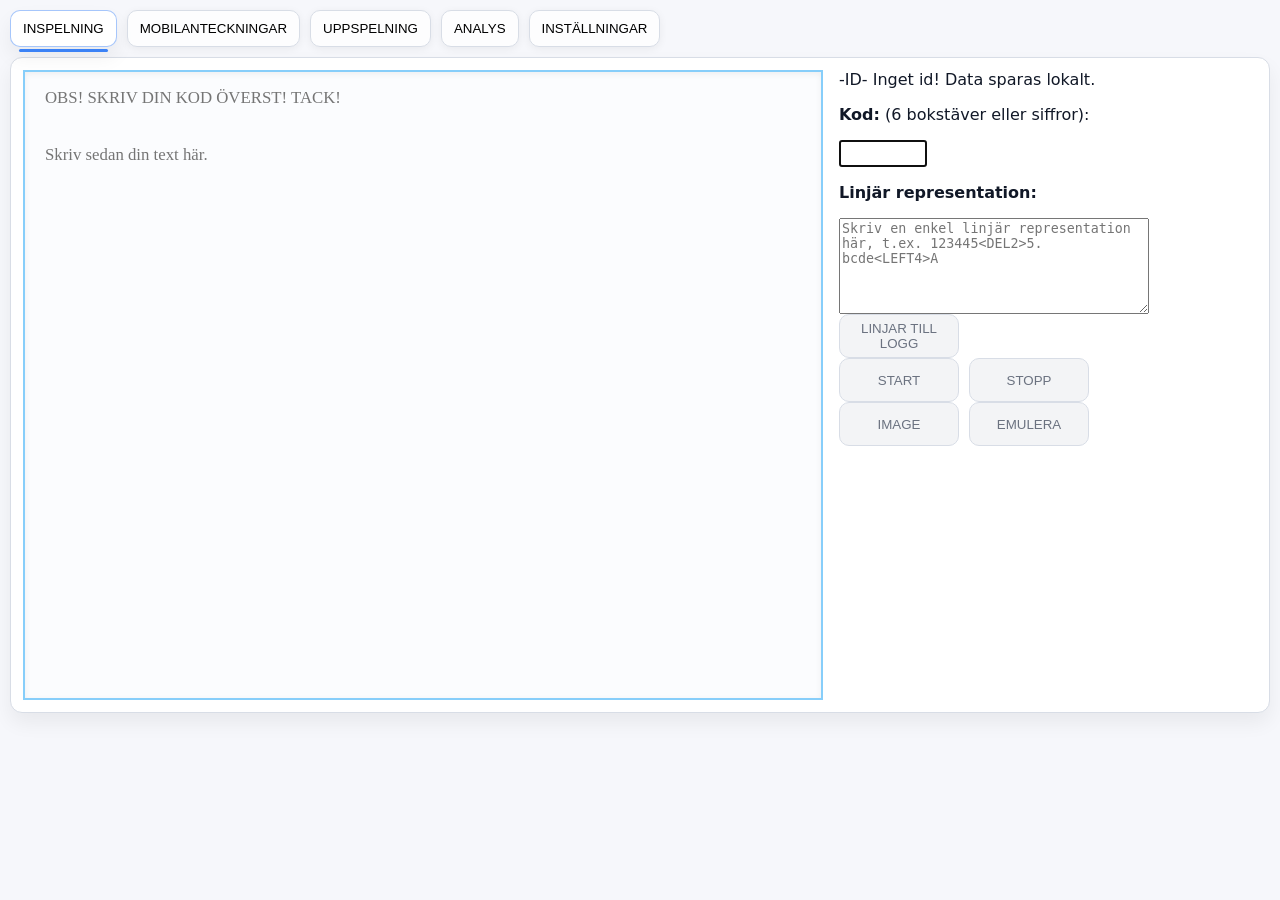
<file: index.html>
<!--?php
// Initialize the session
session_start();
 
// Check if the user is logged in, if not then redirect him to login page
if(!isset($_SESSION["loggedin"]) || $_SESSION["loggedin"] !== true){
    header("location: login.php");
    exit;
}
?-->

<!DOCTYPE html>
<html lang="en">
<head>
  <meta charset="utf-8">
<link rel="stylesheet" href="main.css">
<title>ScriptLog.js</title>
<script type="text/javascript" src="fetchToZip.js"></script>
<script type="text/javascript" src="fetchFinalTextsToZip.js"></script>
<script type="text/javascript" src="fetchStatsToZip.js"></script>
<script type="text/javascript" src="fetchIDFXToZip.js"></script>
<script type="text/javascript" src="fetchWritingScoreToZip.js"></script>
<script type="text/javascript" src="fetchStatsToXlsx.js"></script>
<script type="text/javascript" src="i18n.js"></script>
<script type="text/javascript" src="webscriptlog_record_utils.js"></script>
<script type="text/javascript" src="webscriptlog_analysis_core.js"></script>
<script type="text/javascript" src="panes/info/inspect_core.js"></script>
<script type="text/javascript" src="webscriptlog_main.js"></script>
<script type="text/javascript" src="panes/diffkeys/diffkeys_pane.js"></script>
<script type="text/javascript" src="panes/word_history/word_history_pane.js"></script>
<script type="text/javascript" src="panes/final_text_analysis/final_text_analysis_pane.js"></script>
<script type="text/javascript" src="panes/revision_table/revision_table_pane.js"></script>
<script type="text/javascript" src="panes/info/info_window_pane.js"></script>
<script type="text/javascript" src="panes/mobile_notes/mobile_notes.js"></script>
<script type="text/javascript" src="panes/linear/webscriptlog_linear.js"></script>
<script type="text/javascript" src="panes/linear/webscriptlog_linear_fast.js"></script>
<script type="text/javascript" src="panes/linear/webscriptlog_linear_runtime.js"></script>
<script type="text/javascript" src="webscriptlog_emulation.js"></script>
<script type="text/javascript" src="webscriptlog_dashboard.js"></script>
<script type="text/javascript" src="diffkeys-direct-recorder/converter.js"></script>
<script type="text/javascript" src="panes/idfx/webscriptlog_format_converters.js"></script>
<script type="text/javascript" src="panes/conversions/conversion_core.js"></script>
<script type="text/javascript" src="panes/conversions/webscriptlog_codec.js"></script>
<script type="text/javascript" src="panes/conversions/idfx_codec.js"></script>
<script type="text/javascript" src="panes/conversions/conversions.js"></script>
<script type="text/javascript" src="panes/conversions/conversions_pane.js"></script>
<script type="text/javascript" src="ui.js"></script>
<!--script type="text/javascript" src="viz.js"></script-->
<script type="text/javascript" src="helpers_js/idbStore.js"></script>
<script type="text/javascript" src="ext_js/diff_match_patch.js"></script>
<script type="text/javascript" src="ext_js/FileSaver.js"></script>
<!--script type="text/javascript" src="ext_js/d3.min.js"></script-->
<script type="text/javascript" src="ext_js/d3.v7.min.js"></script>
<script type="text/javascript" src="ext_js/jszip.min.js"></script>
<script type="text/javascript" src="ext_js/pako.min.js"></script>
<script type="text/javascript" src="ext_js/jquery-3.3.1.min.js"></script>
</head>

<body onload="init()">

  <!-- Optional language picker -->

  <div id="tabs"></div>

  <!-- RECORD -->
  <template id="panel-RECORD">

		<div class="pane-split">
			<div class="pane-main" id="recorderFrame">
				<textarea
						data-i18n-attr="placeholder:ph.recorder"
						style="vertical-align: text-top;"
						id="recorder"
						rows="10"
						cols="80"></textarea>
				<canvas id="recorderImageOverlay" aria-hidden="true"></canvas>
			</div>

			<div class="pane-side" id="recorderButtons">
				<span class="sidLabel"></span>
				<p>
				<b data-i18n="label.code"></b>
				<span data-i18n="label.codeHelp"></span>
				</p>

				<input
						style="width: 80px; font-family: monospace; font-size: 18px;"
						type="text"
						id="userCode"
						maxlength="6"
						autocomplete="false"
						autocorrect="false"
						spellcheck="false"
						oninput="checkUserCode(this)"
						autofocus
						/>
				<p>
					<b data-i18n="label.linearRep"></b>
				</p>
				<textarea
						data-i18n-attr="placeholder:ph.linearRep"
						style="vertical-align: text-top; font-family: monospace; min-height: 90px;"
						id="linearRepInput"
						rows="5"
						cols="36"></textarea>
				<div id="linearRepActions">
					<button
						class="sl_button"
						type="button"
						id="b_linearlog"
						data-i18n="btn.LINEAR_TO_LOG"
						onclick="saveLinearRepresentationFromUI()"
						disabled></button>
				</div>
				<!--p>
					<span data-i18n="label.emulateEdits"></span>
					<input
						style="width: 60px; font-family: monospace; font-size: 16px;"
						type="number"
						id="emulateEditCount"
						min="0"
						max="5"
						step="1"
						value="5"
					/>
				</p-->

				<div data-role="btnbar"></div>

				<br />
				<span id="messageLabel"></span>
			</div>
		</div>
	</template>

  <!-- MOBILE NOTES -->
  <template id="panel-MOBILE_NOTES">
    <div id="mobileNotesApp" class="mobile-notes-app">
      <div class="mobile-notes-toolbar">
        <div>
          <button type="button" id="mobileNotesHome" class="mobile-notes-home">Mobile Notes</button>
          <div id="mobileNotesStatus" class="mobile-notes-status">Prototype recorder</div>
        </div>
        <label class="mobile-notes-code">
          Code
          <input type="text" id="mobileNotesCode" maxlength="6" autocomplete="false" autocorrect="false" spellcheck="false">
        </label>
      </div>

      <div id="mobileNotesOverview" class="mobile-notes-overview">
        <div class="mobile-notes-actions">
          <button class="sl_button" type="button" id="mobileNotesNew">New note</button>
          <button class="sl_button" type="button" id="mobileNotesCommitActive" disabled>Commit active note</button>
        </div>
        <div id="mobileNotesGrid" class="mobile-notes-grid"></div>
      </div>

      <div id="mobileNotesEditorShell" class="mobile-notes-editor-shell" hidden>
        <div class="mobile-notes-editor-bar">
          <input type="text" id="mobileNotesTitle" class="mobile-notes-title" placeholder="Untitled note">
          <button class="sl_button" type="button" id="mobileNotesCommitOpen">Commit snapshot</button>
        </div>
        <div class="mobile-notes-editor-wrap">
          <textarea id="mobileNotesEditor" class="mobile-notes-editor" autocomplete="false" autocorrect="true" spellcheck="true" placeholder="Write this note..."></textarea>
          <div id="mobileNotesCaret" class="mobile-notes-caret" aria-hidden="true"></div>
        </div>
      </div>
    </div>
  </template>

  <!-- REPLAY -->
  <template id="panel-REPLAY">
    <div id="playbackLayoutShell">
      <div id="playbackDashboard" class="dashboard-workspace"></div>

      <div id="dashboardModuleBank" hidden>
        <div data-dashboard-module="textReplay">
          <div class="pane-main" id="replayFrame">
            <div id="replayTransportControls" class="replay-transport"></div>
            <div class="replay-options">
              <label><input type="checkbox" id="replayUseRecorderSize"> Use recorder size</label>
              <label><input type="checkbox" id="replayEnsureCaretVisible" checked> Keep edit line visible</label>
              <label><input type="checkbox" id="replayVirtualCursor"> Virtual cursor</label>
            </div>
            <textarea style="vertical-align: text-top;" id="playback" rows="10" cols="80" aria-readonly="true" tabindex="0"></textarea>
            <div id="replaySelectionOverlay" class="replay-selection-overlay" aria-hidden="true"></div>
            <div id="replayCaretOverlay" class="replay-caret-overlay" aria-hidden="true"></div>
          </div>
        </div>

        <div data-dashboard-module="textTrace">
          <div id="playbackTextTraceOutput" class="writing-score-trace-host"></div>
        </div>

        <div data-dashboard-module="writingScore">
          <div class="writing-score-tool">
            <div class="writing-score-threshold">
              <label for="playbackWritingScorePauseCrit" data-i18n="label.pauseCriteria"></label>
              <input type="number" id="playbackWritingScorePauseCrit" value="0.300" min="0" max="30" step="0.1">
            </div>
            <div id="playbackWritingScoreOutput" class="writing-score-main-host"></div>
          </div>
        </div>

        <div data-dashboard-module="processGraph">
          <div class="process-graph-tool">
            <div class="process-graph-controls">
              <label for="processGraphPauseThreshold">Pause threshold (s):</label>
              <input type="number" id="processGraphPauseThreshold" value="0.300" min="0" max="300" step="0.1">
              <label for="processGraphPauseMin">Pause min (s):</label>
              <input type="number" id="processGraphPauseMin" value="0" min="0" max="300" step="0.1">
              <label for="processGraphPauseMax">Pause max (s):</label>
              <input type="number" id="processGraphPauseMax" placeholder="auto" min="0" max="300" step="0.1">
            </div>
            <svg id="playbackProgressGraph" width="960" height="500"></svg>
          </div>
        </div>

        <div data-dashboard-module="diffKeys">
          <div id="diffKeysModule" class="diff-keys-host">
            <div id="diffKeysOutput" class="diff-keys-output">Load a log to build DiffKeys.</div>
          </div>
        </div>

        <div data-dashboard-module="wordHistory">
          <div id="wordHistoryModule" class="word-history-host">
            <div id="wordHistoryOutput" class="word-history-output">Load a log to build Word History.</div>
          </div>
        </div>

        <div data-dashboard-module="playbackControls">
          <div class="pane-side" id="replayButtons">
            <span class="sidLabel"></span>

            <div data-role="btnbar"></div>

            <span id="innerH" data-i18n="label.indexeddb"></span>
            <select style="vertical-align: text-top;" id="lb_load" name="lb" size="10"></select>

            <div style="display:none;" id="div_fetch">
              <span data-i18n="label.start"></span>
              <input type="number" id="startlimit" value="0" min="0" max="1000" />
              <br />
              <span data-i18n="label.end"></span>
              <input type="number" id="endlimit" value="5" min="0" max="1000" />
              <div id="batchZipProgress" class="batch-progress" hidden>
                <progress id="batchZipProgressBar" max="100" value="0"></progress>
                <span id="batchZipProgressText"></span>
              </div>
            </div>

            <p></p>
            <span data-i18n="label.selectFile"></span>
            <input style="margin: 10px;" type="file" accept="text/plain" onchange="openFile(event)" /><br />
          </div>
        </div>

        <div data-dashboard-module="revisionTable">
          <div id="revisionTableModule" class="revision-table-host">
            <span id="revisionoutput">...</span>
            <table id="sentenceDiffTable">
              <thead>
                <tr>
                  <th data-i18n="th.rowNumber"></th>
                  <th data-i18n="th.localDiff"></th>
                  <th data-i18n="th.classification"></th>
                  <th data-i18n="th.location"></th>
                  <th data-i18n="th.newGroup"></th>
                  <th data-i18n="th.groupDiff"></th>
                  <th data-i18n="th.timeSeconds"></th>
                </tr>
              </thead>
              <tbody></tbody>
            </table>
          </div>
        </div>

        <div data-dashboard-module="finalTextAnalysis">
          <div id="ftAnalysis">
            <div id="label">Time: -</div>
            <div id="content"></div>
            <button id="mark-selected">Mark selected</button>
            <button id="clear-marks">Clear marks</button>
            <button id="generate-table">Generate Table</button>
            <div id="table-container"></div>
          </div>
        </div>

        <div data-dashboard-module="infoWindow">
          <div id="infoWindowModule" class="info-window-tool">
            <textarea style="vertical-align: text-top;" id="messages" rows="10" cols="80"></textarea>
            <div class="info-window-controls">
              <button class="sl_button" type="button" id="b_inspect" onclick="inspectRecords()">Inspect</button>
              <label for="inspectIntervals" data-i18n="label.inspectIntervals"></label>
              <input type="number" id="inspectIntervals" value="5" min="1" max="20" step="1">
              <label for="inspectBasis" data-i18n="label.inspectBasis"></label>
              <select id="inspectBasis">
                <option value="recording" data-i18n="opt.inspectBasisRecording"></option>
                <option value="typing" data-i18n="opt.inspectBasisTyping"></option>
              </select>
              <label for="pauseCrit" data-i18n="label.pauseCriteria"></label>
              <input type="number" id="pauseCrit" value="0.300" min="0" max="30" step="0.1">
            </div>
          </div>
        </div>

        <div data-dashboard-module="conversions">
          <div id="conversionsModule" class="conversions-pane">
            <div class="conversions-controls">
              <input data-conversion="files" type="file" accept=".json,.txt,.log,.idfx,.xml" multiple aria-label="Conversion input files">
              <button class="sl_button" data-conversion="current" type="button">Use current recording</button>
              <label>From <select data-conversion="from">
                <option value="auto">Auto detect</option>
                <option value="json">ScriptLogLite JSON</option><option value="raw">ScriptLogLite raw</option>
                <option value="webscriptlog">WebScriptLog</option><option value="idfx">Inputlog IDFX</option>
              </select></label>
              <label>To <select data-conversion="to">
                <option value="json">ScriptLogLite JSON</option><option value="raw">ScriptLogLite raw</option>
                <option value="webscriptlog">WebScriptLog</option><option value="idfx">Inputlog IDFX</option>
              </select></label>
              <label><input data-conversion="replace" type="checkbox" checked>Export insertions as replace</label>
              <label><input data-conversion="labels" type="checkbox" checked>IDFX metadata extensions</label>
              <button class="sl_button" data-conversion="convert" type="button" disabled>Convert</button>
              <button class="sl_button" data-conversion="download" type="button" disabled>Download results</button>
            </div>
            <p data-conversion="status" role="status" aria-live="polite">Choose files or use the current recording.</p>
            <div class="conversions-table-scroll">
              <table><thead><tr><th>Input</th><th>Format</th><th>Output</th><th>Result</th><th></th></tr></thead><tbody data-conversion="results"></tbody></table>
            </div>
          </div>
        </div>

        <div data-dashboard-module="idfxCsv">
          <div id="idfxCsvModule" class="idfx-csv-tool">
            <p class="idfx-csv-note">Note: IDFX import/export is an <em>experimental</em> feature and is still being validated.</p>
            <textarea style="vertical-align: text-top;" id="idfxCsvOutput" rows="10" cols="80" spellcheck="false"></textarea>
            <div class="idfx-csv-controls">
              <button class="sl_button" type="button" id="b_printidfx" onclick="printWebScriptLogIDFX()">Print IDFX</button>
              <button class="sl_button" type="button" id="b_printpendingdiffkeysdirectidfx" onclick="printPendingDiffKeysDirectIDFX()" hidden>Print pending full DiffKeys IDFX</button>
              <button class="sl_button" type="button" id="b_importidfx" onclick="importIDFXFromIDFXCSVPane()">Import IDFX</button>
              <button class="sl_button" type="button" id="b_downloadidfx" onclick="downloadIDFXFromIDFXCSVPane()">Download IDFX</button>
              <button class="sl_button" type="button" id="b_diagnoseidfx" onclick="diagnoseIDFXReconstructionFromIDFXCSVPane()" hidden>Diagnose IDFX Reconstruction</button>
              <label class="sl_button idfx-upload-button" for="idfxUploadInput">Upload IDFX</label>
              <input id="idfxUploadInput" class="idfx-upload-input" type="file" accept=".idfx,.xml,text/xml,application/xml" onchange="uploadIDFXToIDFXCSVPane(event)">
              <button class="sl_button" type="button" id="b_clearidfxcsv" onclick="clearIDFXCSVOutput()">Clear</button>
            </div>
          </div>
        </div>
      </div>
    </div>
  </template>

  <!-- ANALYZE -->
  <template id="panel-ANALYZE">
    <!-- Analysis panes now live in the dashboard workspace. -->
  </template>

  <template id="panel-SETTINGS">
    <h3 data-i18n="heading.settings"></h3>

    <p>
    <label for="lang" style="margin-right:8px;" data-i18n="ui.language"></label>
    <select id="lang">
      <option value="sv">Svenska</option>
      <option value="en">English</option>
    </select>
    </p>

    <p>
    <label for="layoutMode" style="margin-right:8px;" data-i18n="ui.layout"></label>
    <select id="layoutMode">
      <option value="modern" data-i18n="ui.layoutModern"></option>
      <option value="classic" data-i18n="ui.layoutClassic"></option>
      <option value="grid" data-i18n="ui.layoutGrid"></option>
    </select>
    </p>

    <!-- keep a btnbar marker for consistency, even if empty -->
    <div data-role="btnbar"></div>
  </template>


  <script>



  </script>
</body>






</html>
</file>
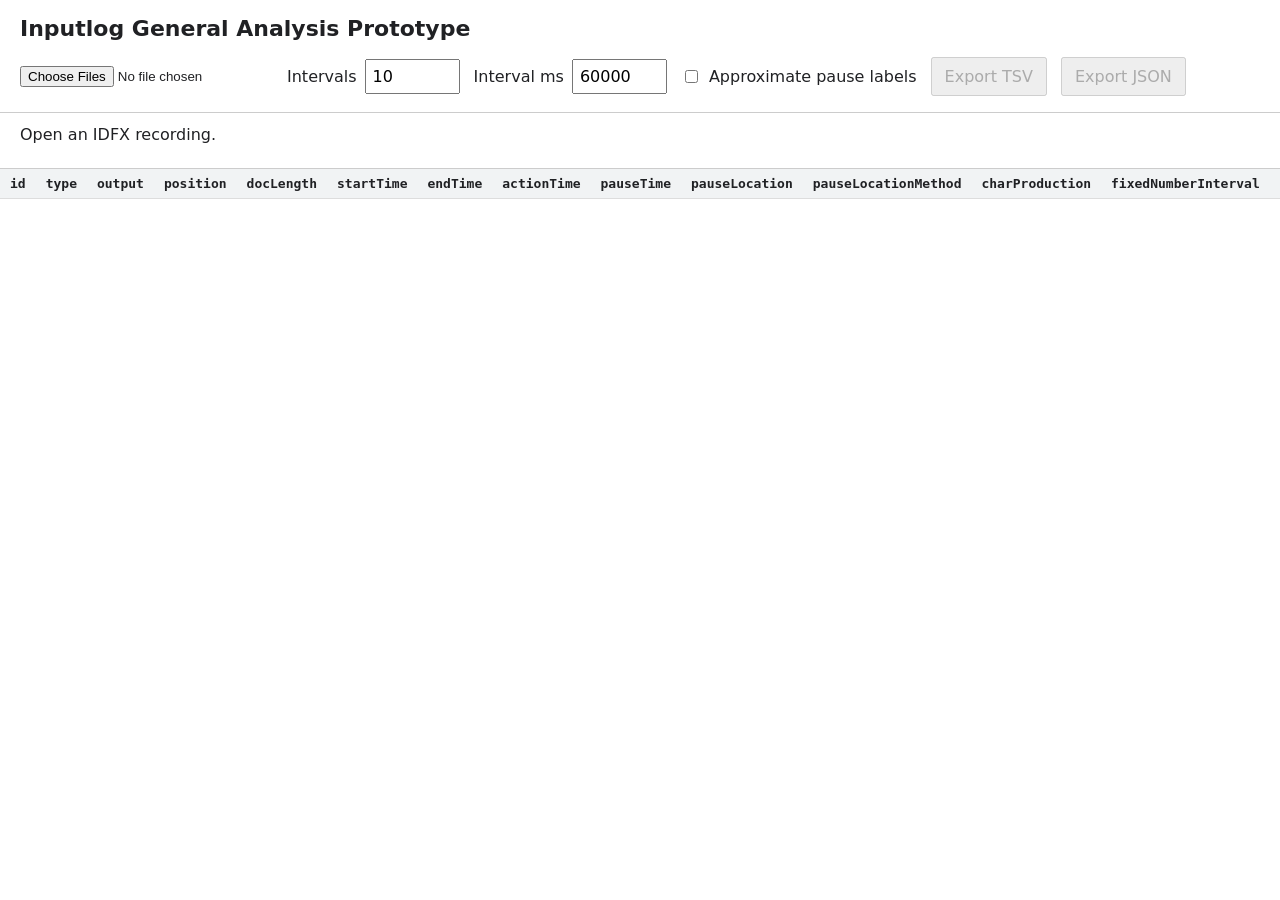
<file: panes/inputlog/index.html>
<!doctype html>
<html lang="en">
<head>
    <meta charset="utf-8">
    <meta name="viewport" content="width=device-width, initial-scale=1">
    <title>Inputlog General Analysis Prototype</title>
    <style>
        * { box-sizing: border-box; }
        body { margin: 0; font: 16px system-ui, sans-serif; color: #202124; background: #fff; }
        header { padding: 16px 20px; border-bottom: 1px solid #ccc; }
        h1 { margin: 0 0 16px; font-size: 22px; }
        .controls { display: flex; flex-wrap: wrap; gap: 14px; align-items: center; }
        label { display: flex; align-items: center; gap: 8px; }
        input[type=number] { width: 95px; padding: 6px; font: inherit; }
        button, select { padding: 8px 12px; font: inherit; }
        input[type=file] { max-width: 100%; }
        #status { padding: 12px 20px; white-space: pre-wrap; }
        #warnings { padding: 0 20px 12px; color: #84400b; }
        .table-wrap { overflow: auto; max-height: 70vh; border-top: 1px solid #ccc; }
        table { border-collapse: collapse; font: 13px ui-monospace, monospace; width: 100%; }
        th, td { padding: 7px 10px; border-bottom: 1px solid #ddd; text-align: left; white-space: pre; }
        th { position: sticky; top: 0; background: #f1f3f4; }
        tr:nth-child(even) { background: #f8f9fa; }
    </style>
</head>
<body>
    <header>
        <h1>Inputlog General Analysis Prototype</h1>
        <div class="controls">
            <input id="files" type="file" accept=".idfx,.xml" multiple aria-label="Open IDFX files">
            <select id="selected" aria-label="Recording" hidden></select>
            <label>Intervals <input id="count" type="number" min="1" step="1" value="10"></label>
            <label>Interval ms <input id="size" type="number" min="1" step="1" value="60000"></label>
            <label><input id="simple" type="checkbox">Approximate pause labels</label>
            <button id="tsv" disabled>Export TSV</button>
            <button id="json" disabled>Export JSON</button>
        </div>
    </header>
    <div id="status" role="status">Open an IDFX recording.</div>
    <div id="warnings"></div>
    <div class="table-wrap"><table><thead id="head"></thead><tbody id="rows"></tbody></table></div>
    <script src="idfx_reader.js"></script>
    <script src="general_analysis.js"></script>
    <script src="prototype.js"></script>
</body>
</html>
</file>
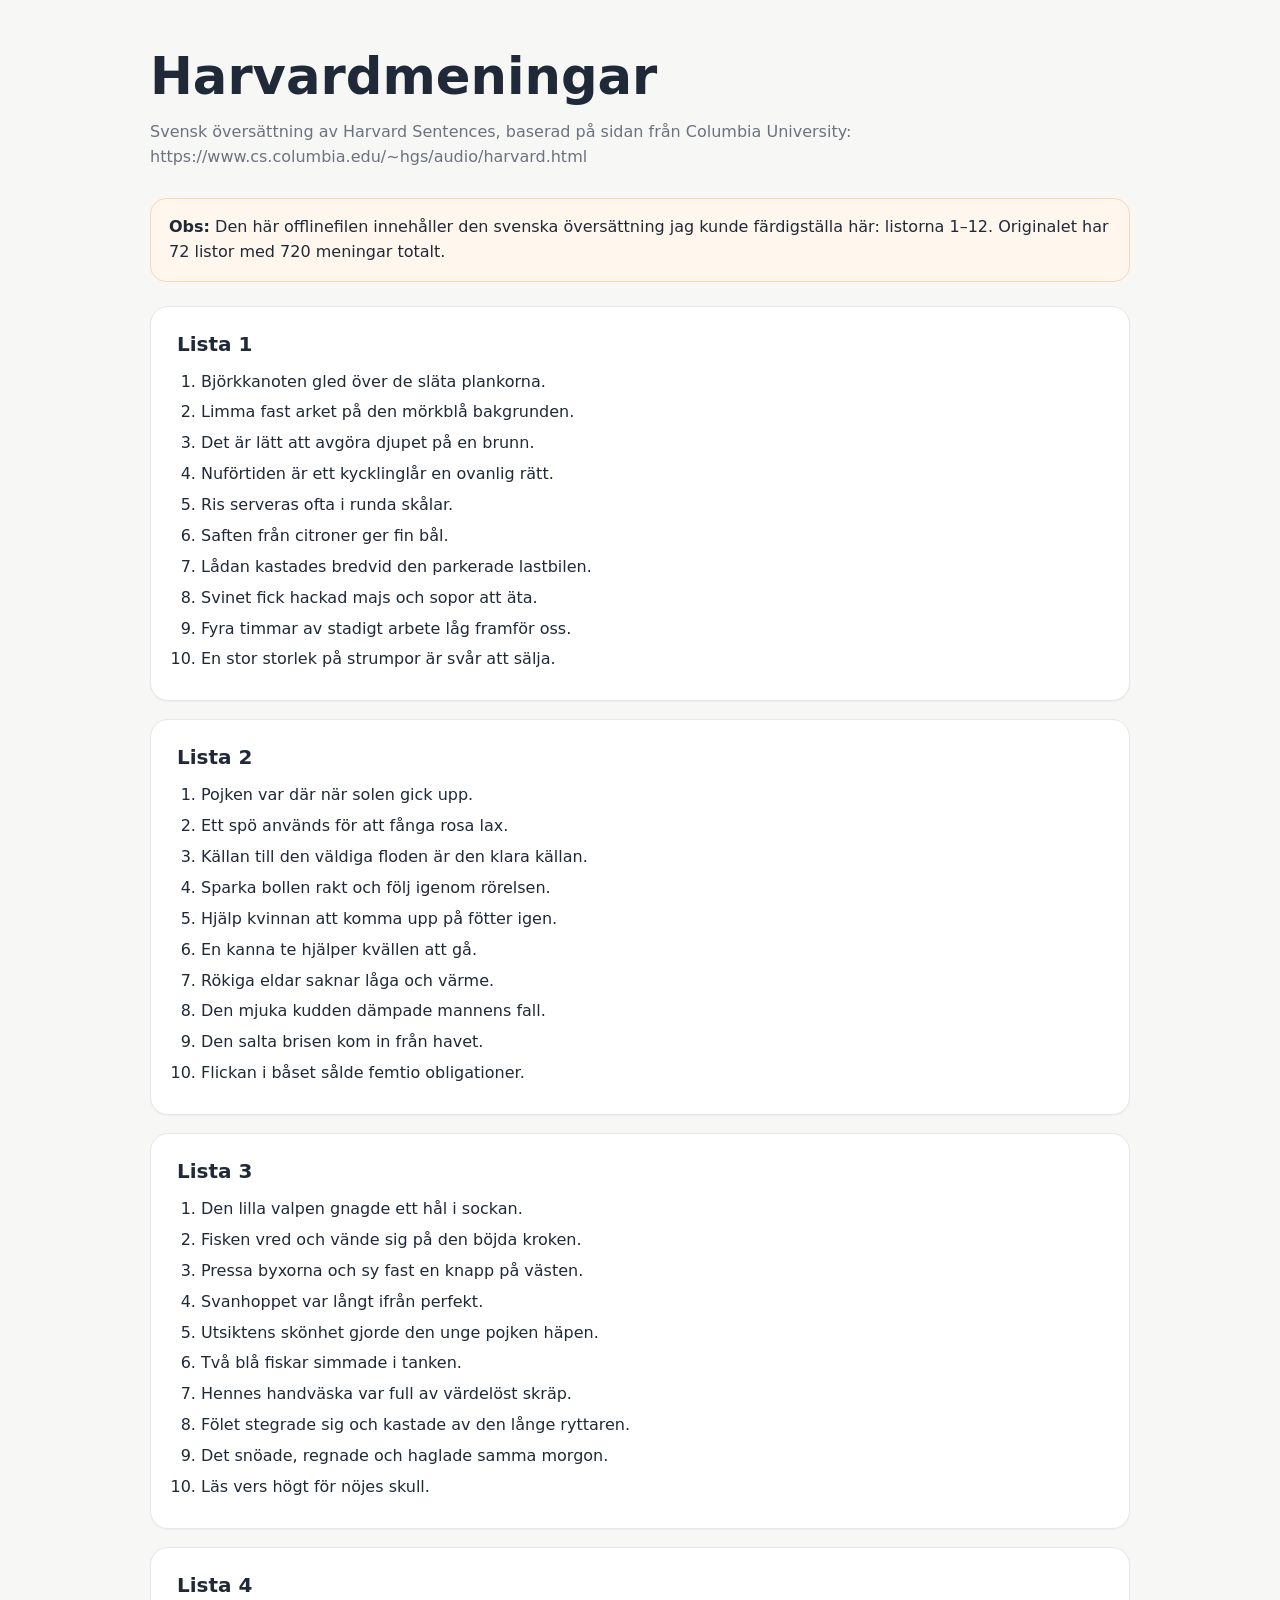
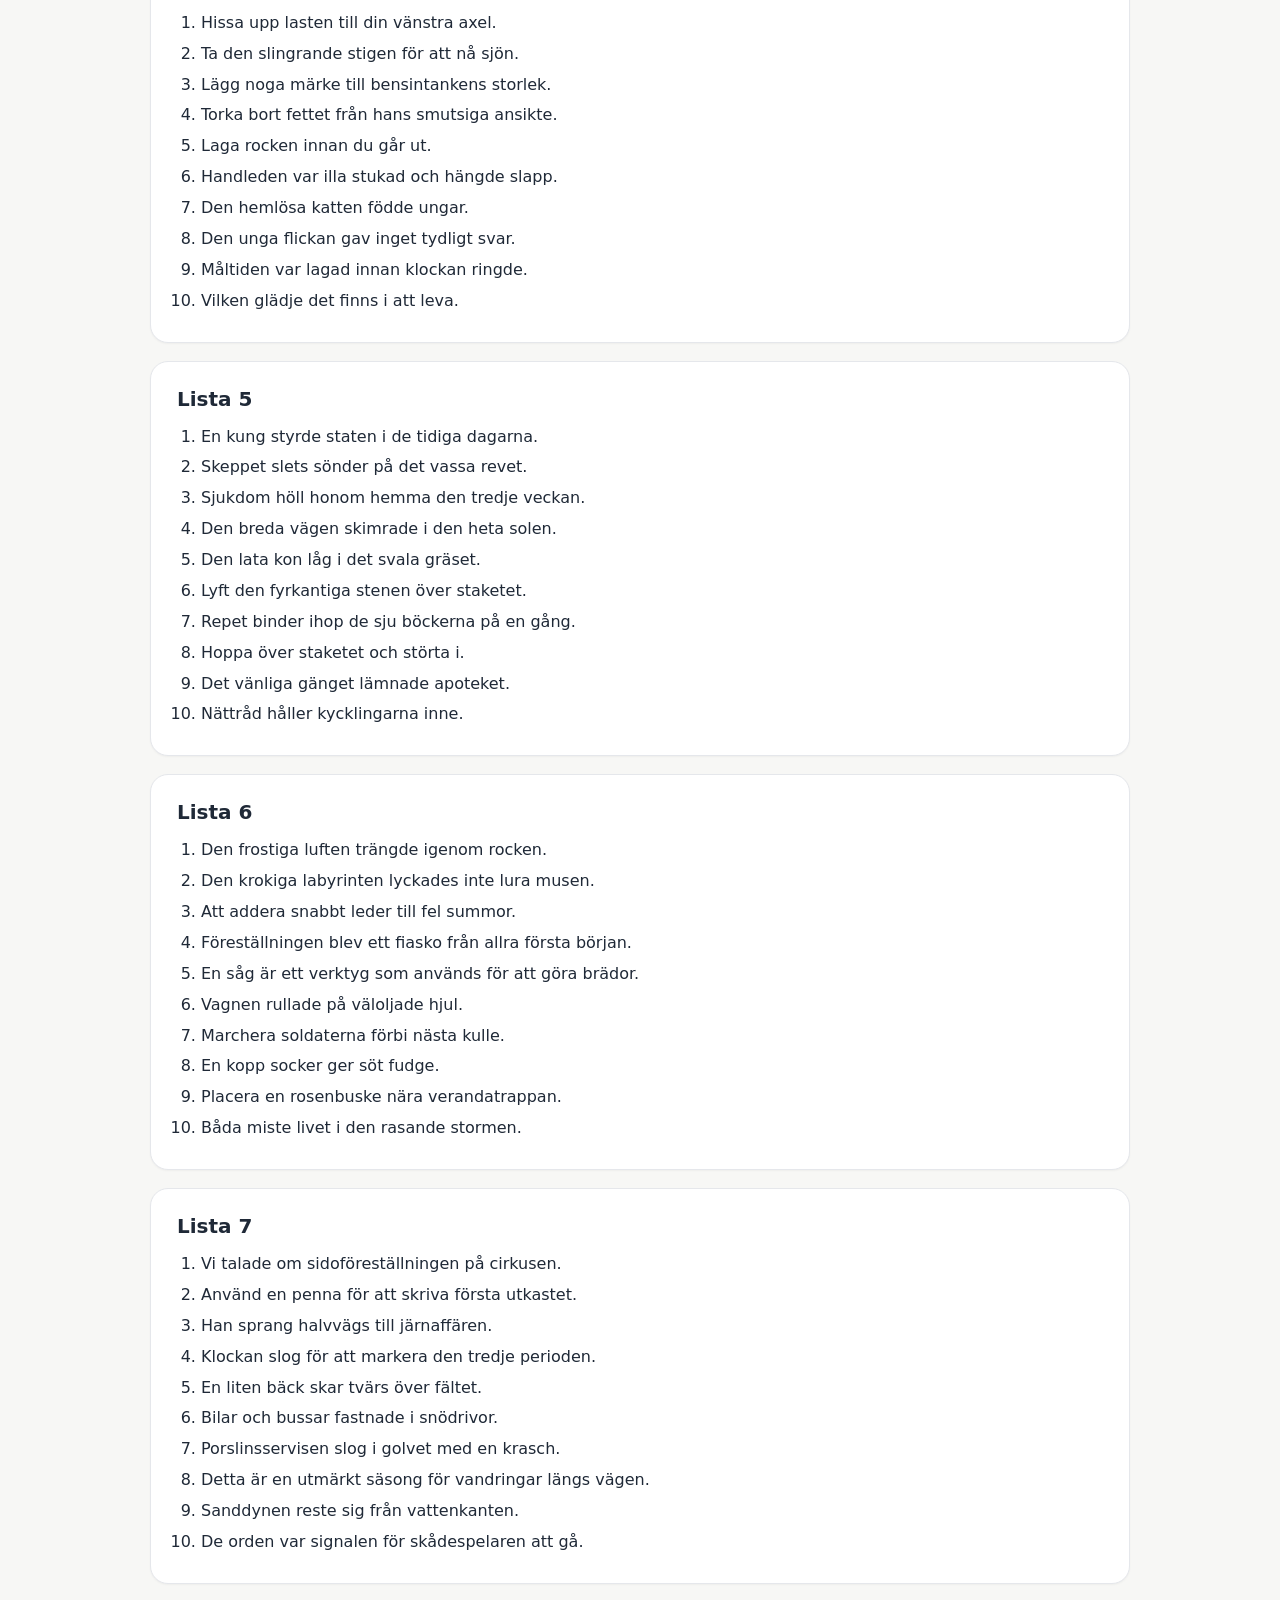
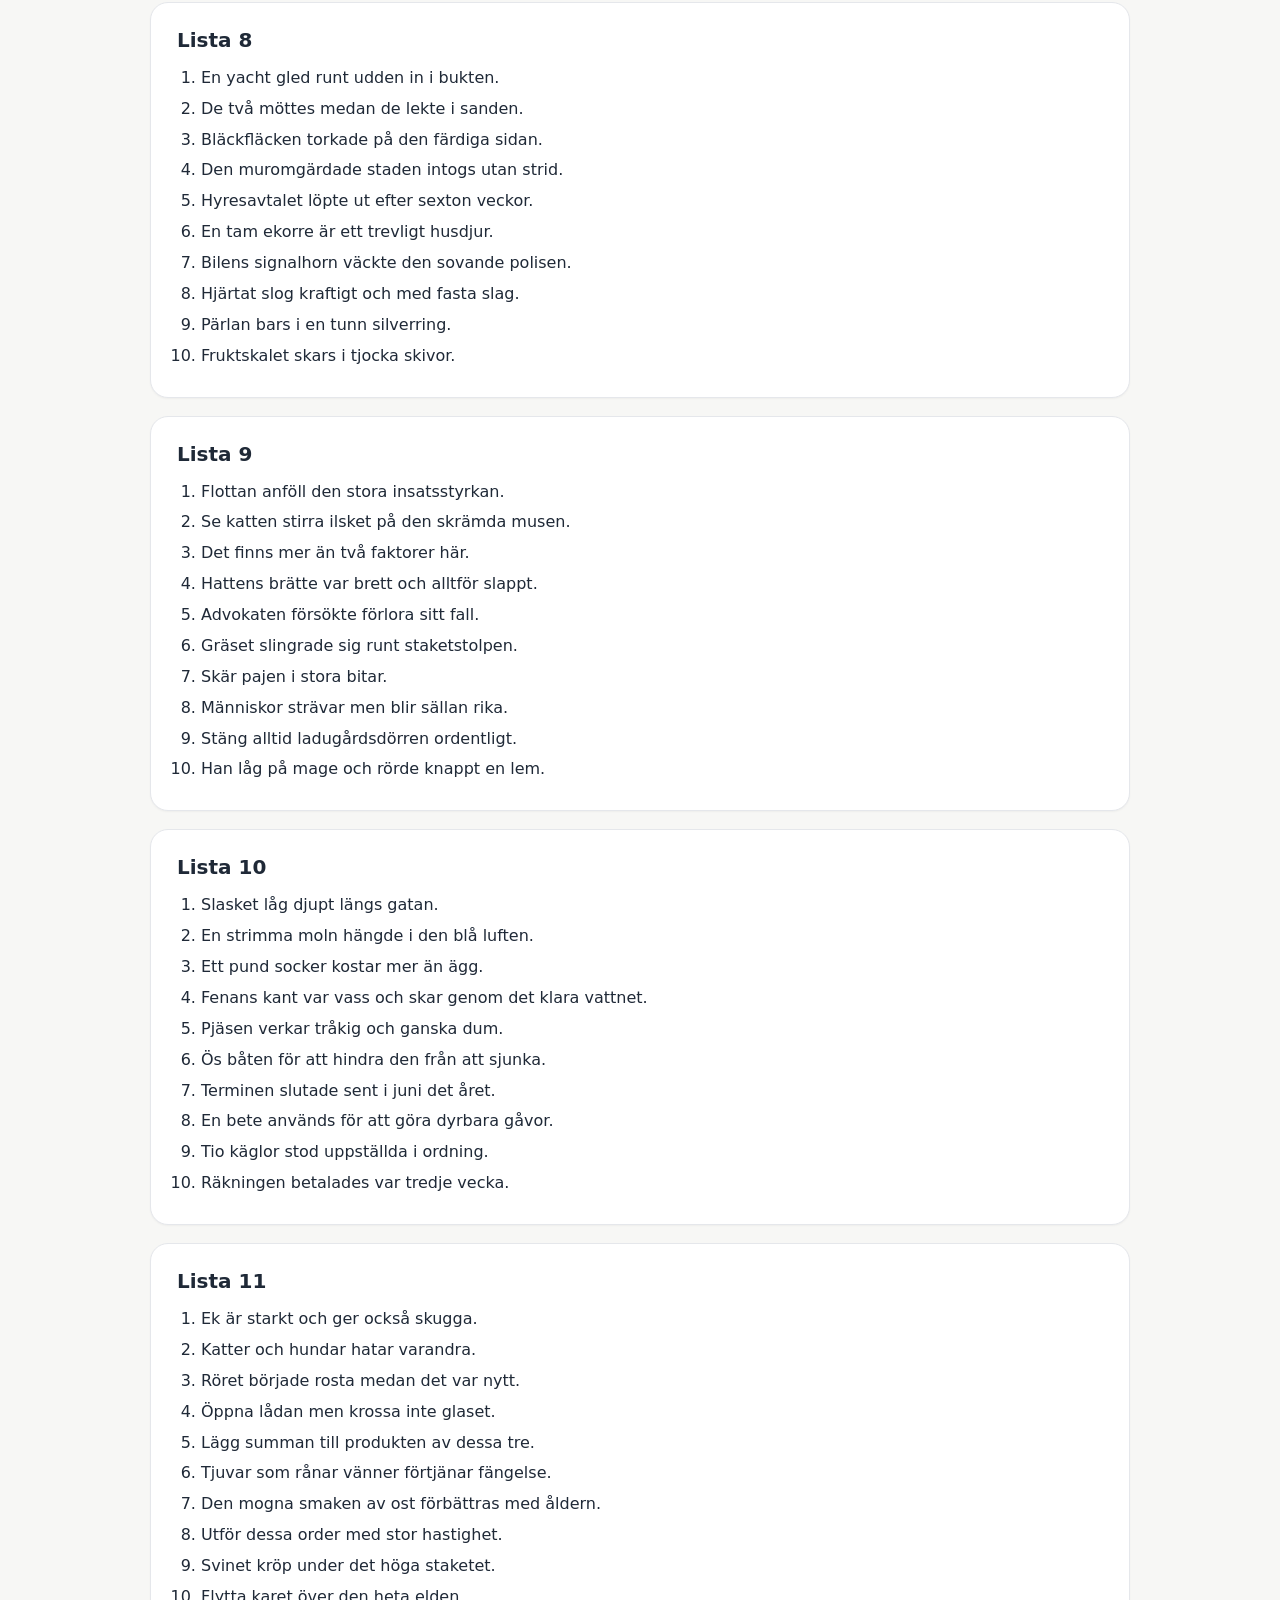
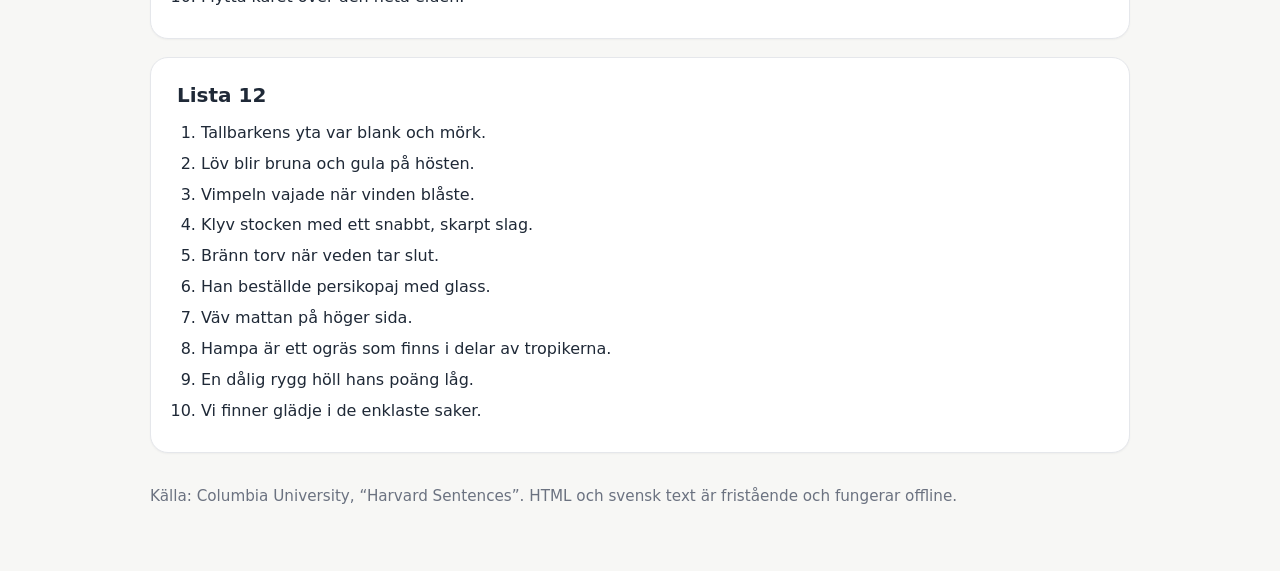
<file: harvard.html>
<!doctype html>
<html lang="sv">
<head>
  <meta charset="utf-8">
  <meta name="viewport" content="width=device-width, initial-scale=1">
  <title>Harvardmeningar – svensk översättning</title>
  <style>
    :root { --bg:#f7f7f5; --card:#fff; --text:#1f2937; --muted:#6b7280; --border:#e5e7eb; }
    body { margin:0; font-family: system-ui, -apple-system, Segoe UI, Roboto, Arial, sans-serif; line-height:1.55; background:var(--bg); color:var(--text); }
    main { max-width: 980px; margin: 0 auto; padding: 48px 20px; }
    header { margin-bottom: 28px; }
    h1 { font-size: clamp(2rem, 4vw, 3.2rem); line-height:1.1; margin: 0 0 12px; }
    .meta { color:var(--muted); max-width: 72ch; }
    .notice { background:#fff7ed; border:1px solid #fed7aa; border-radius:16px; padding:16px 18px; margin: 24px 0; }
    section { background:var(--card); border:1px solid var(--border); border-radius:18px; padding: 22px 26px; margin:18px 0; box-shadow:0 1px 2px rgba(0,0,0,.04); }
    h2 { margin:0 0 10px; font-size:1.25rem; }
    ol { margin: 0; padding-left: 1.5rem; }
    li { margin: .38rem 0; }
    footer { margin-top: 32px; color:var(--muted); font-size:.95rem; }
    @media print { body { background:white; } section { box-shadow:none; break-inside: avoid; } main { padding: 0; } }
  </style>
</head>
<body>
<main>
  <header>
    <h1>Harvardmeningar</h1>
    <p class="meta">Svensk översättning av Harvard Sentences, baserad på sidan från Columbia University: https://www.cs.columbia.edu/~hgs/audio/harvard.html</p>
  </header>

  <div class="notice"><strong>Obs:</strong> Den här offlinefilen innehåller den svenska översättning jag kunde färdigställa här: listorna 1–12. Originalet har 72 listor med 720 meningar totalt.</div>

  <section><h2>Lista 1</h2><ol>
    <li>Björkkanoten gled över de släta plankorna.</li>
    <li>Limma fast arket på den mörkblå bakgrunden.</li>
    <li>Det är lätt att avgöra djupet på en brunn.</li>
    <li>Nuförtiden är ett kycklinglår en ovanlig rätt.</li>
    <li>Ris serveras ofta i runda skålar.</li>
    <li>Saften från citroner ger fin bål.</li>
    <li>Lådan kastades bredvid den parkerade lastbilen.</li>
    <li>Svinet fick hackad majs och sopor att äta.</li>
    <li>Fyra timmar av stadigt arbete låg framför oss.</li>
    <li>En stor storlek på strumpor är svår att sälja.</li>
  </ol></section>

  <section><h2>Lista 2</h2><ol>
    <li>Pojken var där när solen gick upp.</li>
    <li>Ett spö används för att fånga rosa lax.</li>
    <li>Källan till den väldiga floden är den klara källan.</li>
    <li>Sparka bollen rakt och följ igenom rörelsen.</li>
    <li>Hjälp kvinnan att komma upp på fötter igen.</li>
    <li>En kanna te hjälper kvällen att gå.</li>
    <li>Rökiga eldar saknar låga och värme.</li>
    <li>Den mjuka kudden dämpade mannens fall.</li>
    <li>Den salta brisen kom in från havet.</li>
    <li>Flickan i båset sålde femtio obligationer.</li>
  </ol></section>

  <section><h2>Lista 3</h2><ol>
    <li>Den lilla valpen gnagde ett hål i sockan.</li>
    <li>Fisken vred och vände sig på den böjda kroken.</li>
    <li>Pressa byxorna och sy fast en knapp på västen.</li>
    <li>Svanhoppet var långt ifrån perfekt.</li>
    <li>Utsiktens skönhet gjorde den unge pojken häpen.</li>
    <li>Två blå fiskar simmade i tanken.</li>
    <li>Hennes handväska var full av värdelöst skräp.</li>
    <li>Fölet stegrade sig och kastade av den långe ryttaren.</li>
    <li>Det snöade, regnade och haglade samma morgon.</li>
    <li>Läs vers högt för nöjes skull.</li>
  </ol></section>

  <section><h2>Lista 4</h2><ol>
    <li>Hissa upp lasten till din vänstra axel.</li>
    <li>Ta den slingrande stigen för att nå sjön.</li>
    <li>Lägg noga märke till bensintankens storlek.</li>
    <li>Torka bort fettet från hans smutsiga ansikte.</li>
    <li>Laga rocken innan du går ut.</li>
    <li>Handleden var illa stukad och hängde slapp.</li>
    <li>Den hemlösa katten födde ungar.</li>
    <li>Den unga flickan gav inget tydligt svar.</li>
    <li>Måltiden var lagad innan klockan ringde.</li>
    <li>Vilken glädje det finns i att leva.</li>
  </ol></section>

  <section><h2>Lista 5</h2><ol>
    <li>En kung styrde staten i de tidiga dagarna.</li>
    <li>Skeppet slets sönder på det vassa revet.</li>
    <li>Sjukdom höll honom hemma den tredje veckan.</li>
    <li>Den breda vägen skimrade i den heta solen.</li>
    <li>Den lata kon låg i det svala gräset.</li>
    <li>Lyft den fyrkantiga stenen över staketet.</li>
    <li>Repet binder ihop de sju böckerna på en gång.</li>
    <li>Hoppa över staketet och störta i.</li>
    <li>Det vänliga gänget lämnade apoteket.</li>
    <li>Nättråd håller kycklingarna inne.</li>
  </ol></section>

  <section><h2>Lista 6</h2><ol>
    <li>Den frostiga luften trängde igenom rocken.</li>
    <li>Den krokiga labyrinten lyckades inte lura musen.</li>
    <li>Att addera snabbt leder till fel summor.</li>
    <li>Föreställningen blev ett fiasko från allra första början.</li>
    <li>En såg är ett verktyg som används för att göra brädor.</li>
    <li>Vagnen rullade på väloljade hjul.</li>
    <li>Marchera soldaterna förbi nästa kulle.</li>
    <li>En kopp socker ger söt fudge.</li>
    <li>Placera en rosenbuske nära verandatrappan.</li>
    <li>Båda miste livet i den rasande stormen.</li>
  </ol></section>

  <section><h2>Lista 7</h2><ol>
    <li>Vi talade om sidoföreställningen på cirkusen.</li>
    <li>Använd en penna för att skriva första utkastet.</li>
    <li>Han sprang halvvägs till järnaffären.</li>
    <li>Klockan slog för att markera den tredje perioden.</li>
    <li>En liten bäck skar tvärs över fältet.</li>
    <li>Bilar och bussar fastnade i snödrivor.</li>
    <li>Porslinsservisen slog i golvet med en krasch.</li>
    <li>Detta är en utmärkt säsong för vandringar längs vägen.</li>
    <li>Sanddynen reste sig från vattenkanten.</li>
    <li>De orden var signalen för skådespelaren att gå.</li>
  </ol></section>

  <section><h2>Lista 8</h2><ol>
    <li>En yacht gled runt udden in i bukten.</li>
    <li>De två möttes medan de lekte i sanden.</li>
    <li>Bläckfläcken torkade på den färdiga sidan.</li>
    <li>Den muromgärdade staden intogs utan strid.</li>
    <li>Hyresavtalet löpte ut efter sexton veckor.</li>
    <li>En tam ekorre är ett trevligt husdjur.</li>
    <li>Bilens signalhorn väckte den sovande polisen.</li>
    <li>Hjärtat slog kraftigt och med fasta slag.</li>
    <li>Pärlan bars i en tunn silverring.</li>
    <li>Fruktskalet skars i tjocka skivor.</li>
  </ol></section>

  <section><h2>Lista 9</h2><ol>
    <li>Flottan anföll den stora insatsstyrkan.</li>
    <li>Se katten stirra ilsket på den skrämda musen.</li>
    <li>Det finns mer än två faktorer här.</li>
    <li>Hattens brätte var brett och alltför slappt.</li>
    <li>Advokaten försökte förlora sitt fall.</li>
    <li>Gräset slingrade sig runt staketstolpen.</li>
    <li>Skär pajen i stora bitar.</li>
    <li>Människor strävar men blir sällan rika.</li>
    <li>Stäng alltid ladugårdsdörren ordentligt.</li>
    <li>Han låg på mage och rörde knappt en lem.</li>
  </ol></section>

  <section><h2>Lista 10</h2><ol>
    <li>Slasket låg djupt längs gatan.</li>
    <li>En strimma moln hängde i den blå luften.</li>
    <li>Ett pund socker kostar mer än ägg.</li>
    <li>Fenans kant var vass och skar genom det klara vattnet.</li>
    <li>Pjäsen verkar tråkig och ganska dum.</li>
    <li>Ös båten för att hindra den från att sjunka.</li>
    <li>Terminen slutade sent i juni det året.</li>
    <li>En bete används för att göra dyrbara gåvor.</li>
    <li>Tio käglor stod uppställda i ordning.</li>
    <li>Räkningen betalades var tredje vecka.</li>
  </ol></section>

  <section><h2>Lista 11</h2><ol>
    <li>Ek är starkt och ger också skugga.</li>
    <li>Katter och hundar hatar varandra.</li>
    <li>Röret började rosta medan det var nytt.</li>
    <li>Öppna lådan men krossa inte glaset.</li>
    <li>Lägg summan till produkten av dessa tre.</li>
    <li>Tjuvar som rånar vänner förtjänar fängelse.</li>
    <li>Den mogna smaken av ost förbättras med åldern.</li>
    <li>Utför dessa order med stor hastighet.</li>
    <li>Svinet kröp under det höga staketet.</li>
    <li>Flytta karet över den heta elden.</li>
  </ol></section>

  <section><h2>Lista 12</h2><ol>
    <li>Tallbarkens yta var blank och mörk.</li>
    <li>Löv blir bruna och gula på hösten.</li>
    <li>Vimpeln vajade när vinden blåste.</li>
    <li>Klyv stocken med ett snabbt, skarpt slag.</li>
    <li>Bränn torv när veden tar slut.</li>
    <li>Han beställde persikopaj med glass.</li>
    <li>Väv mattan på höger sida.</li>
    <li>Hampa är ett ogräs som finns i delar av tropikerna.</li>
    <li>En dålig rygg höll hans poäng låg.</li>
    <li>Vi finner glädje i de enklaste saker.</li>
  </ol></section>

  <footer>
    <p>Källa: Columbia University, “Harvard Sentences”. HTML och svensk text är fristående och fungerar offline.</p>
  </footer>
</main>
</body>
</html>
</file>
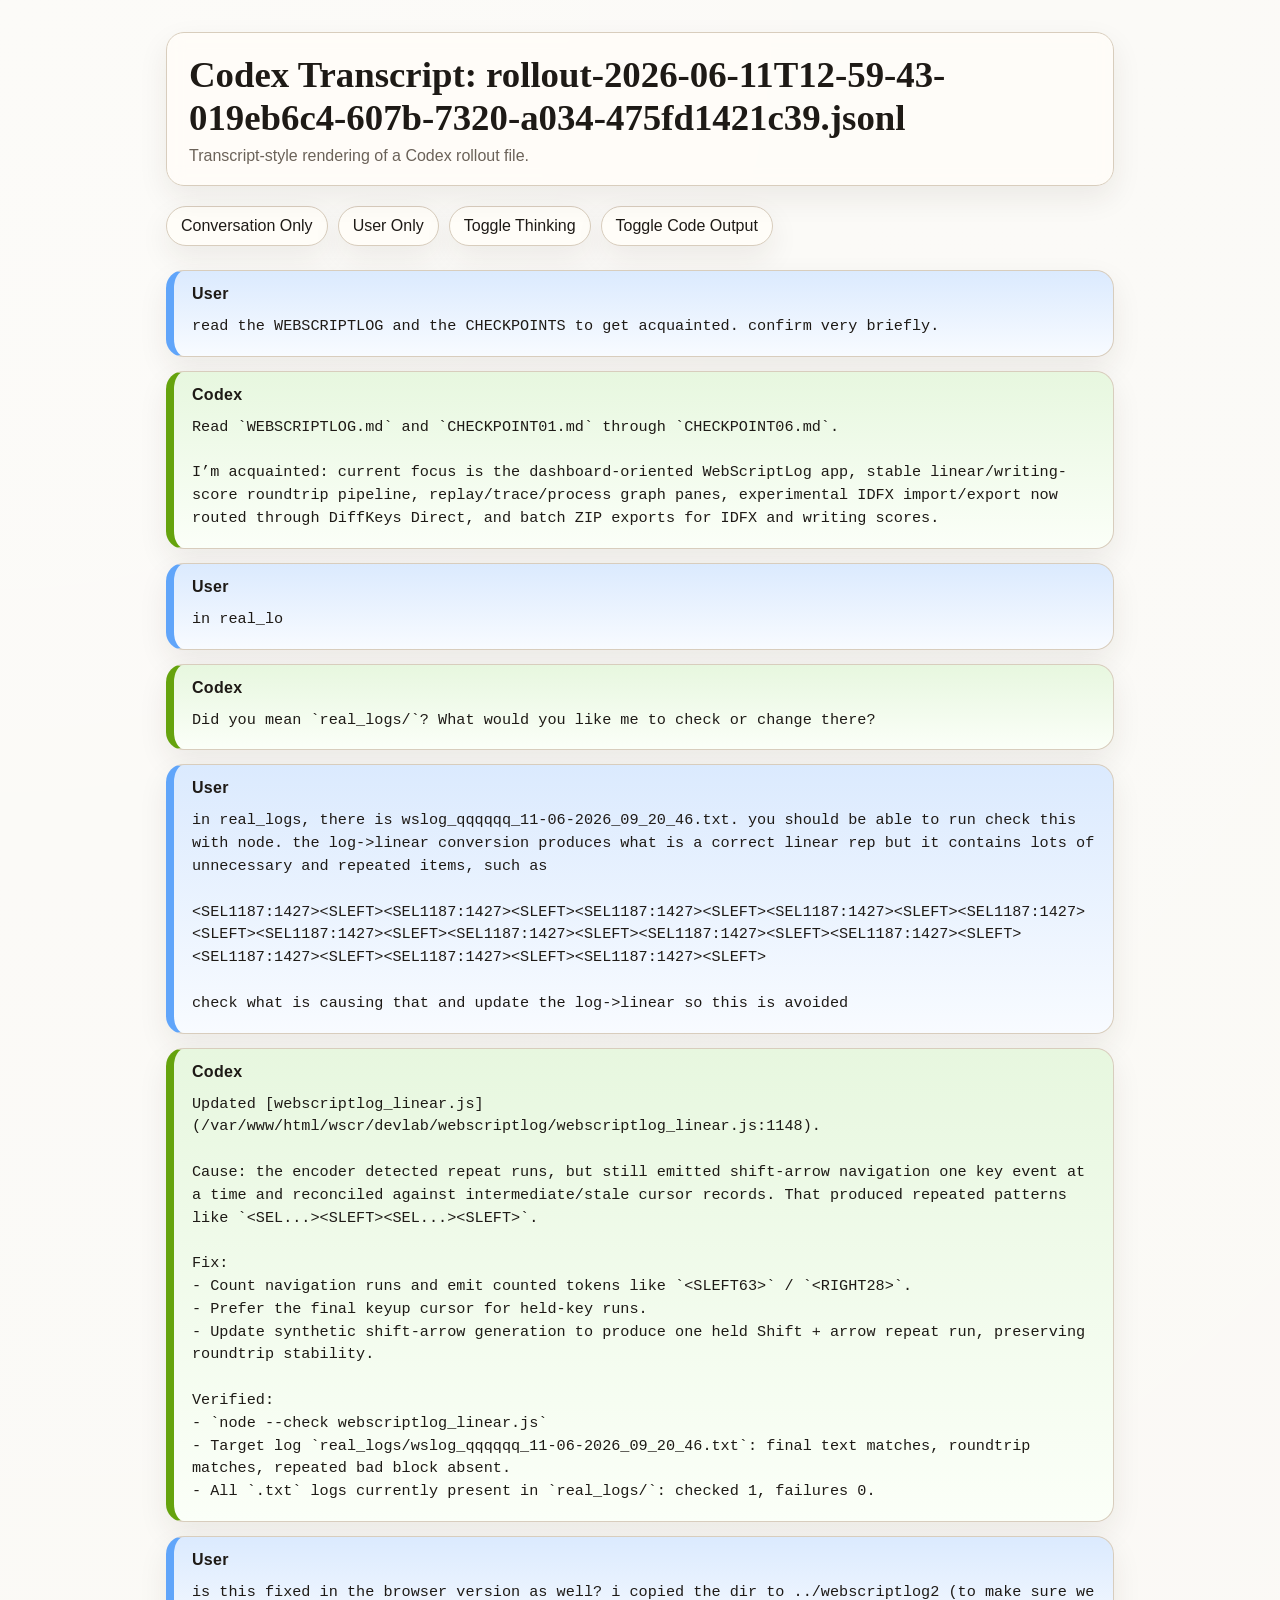
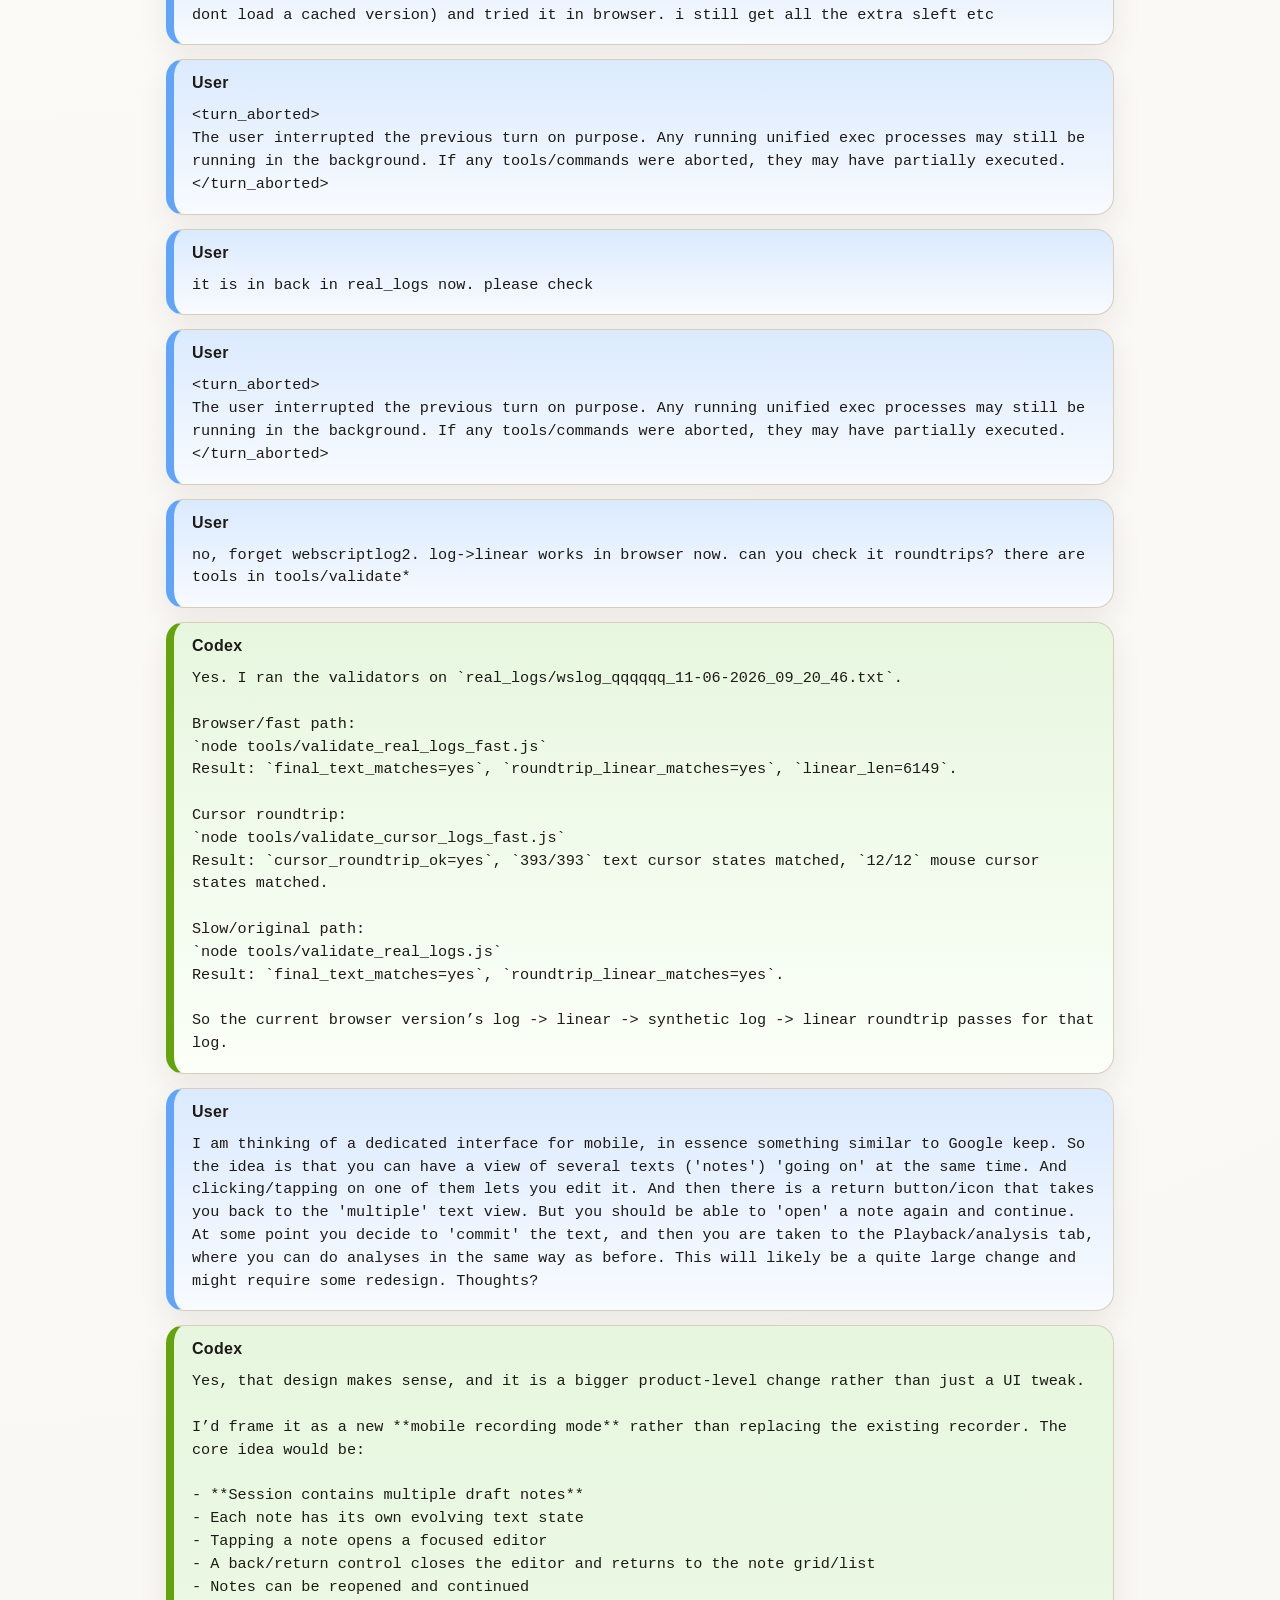
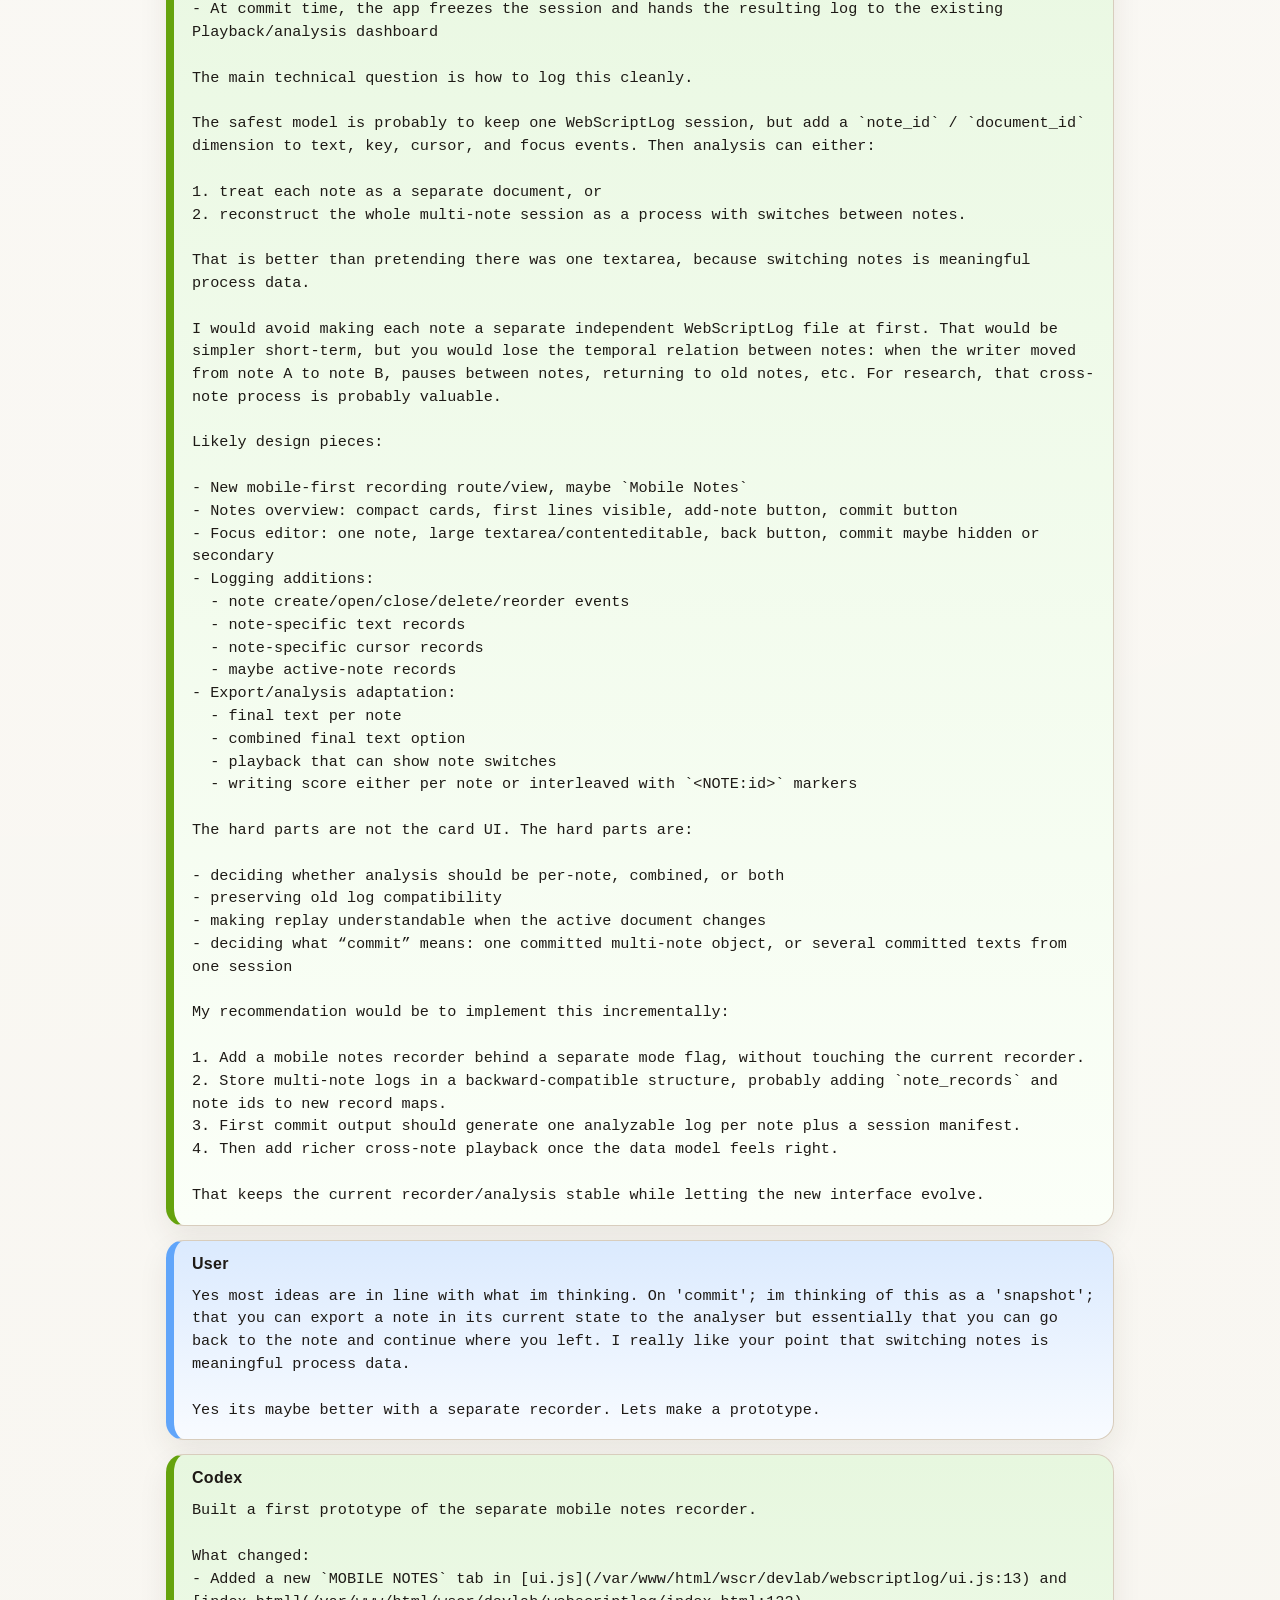
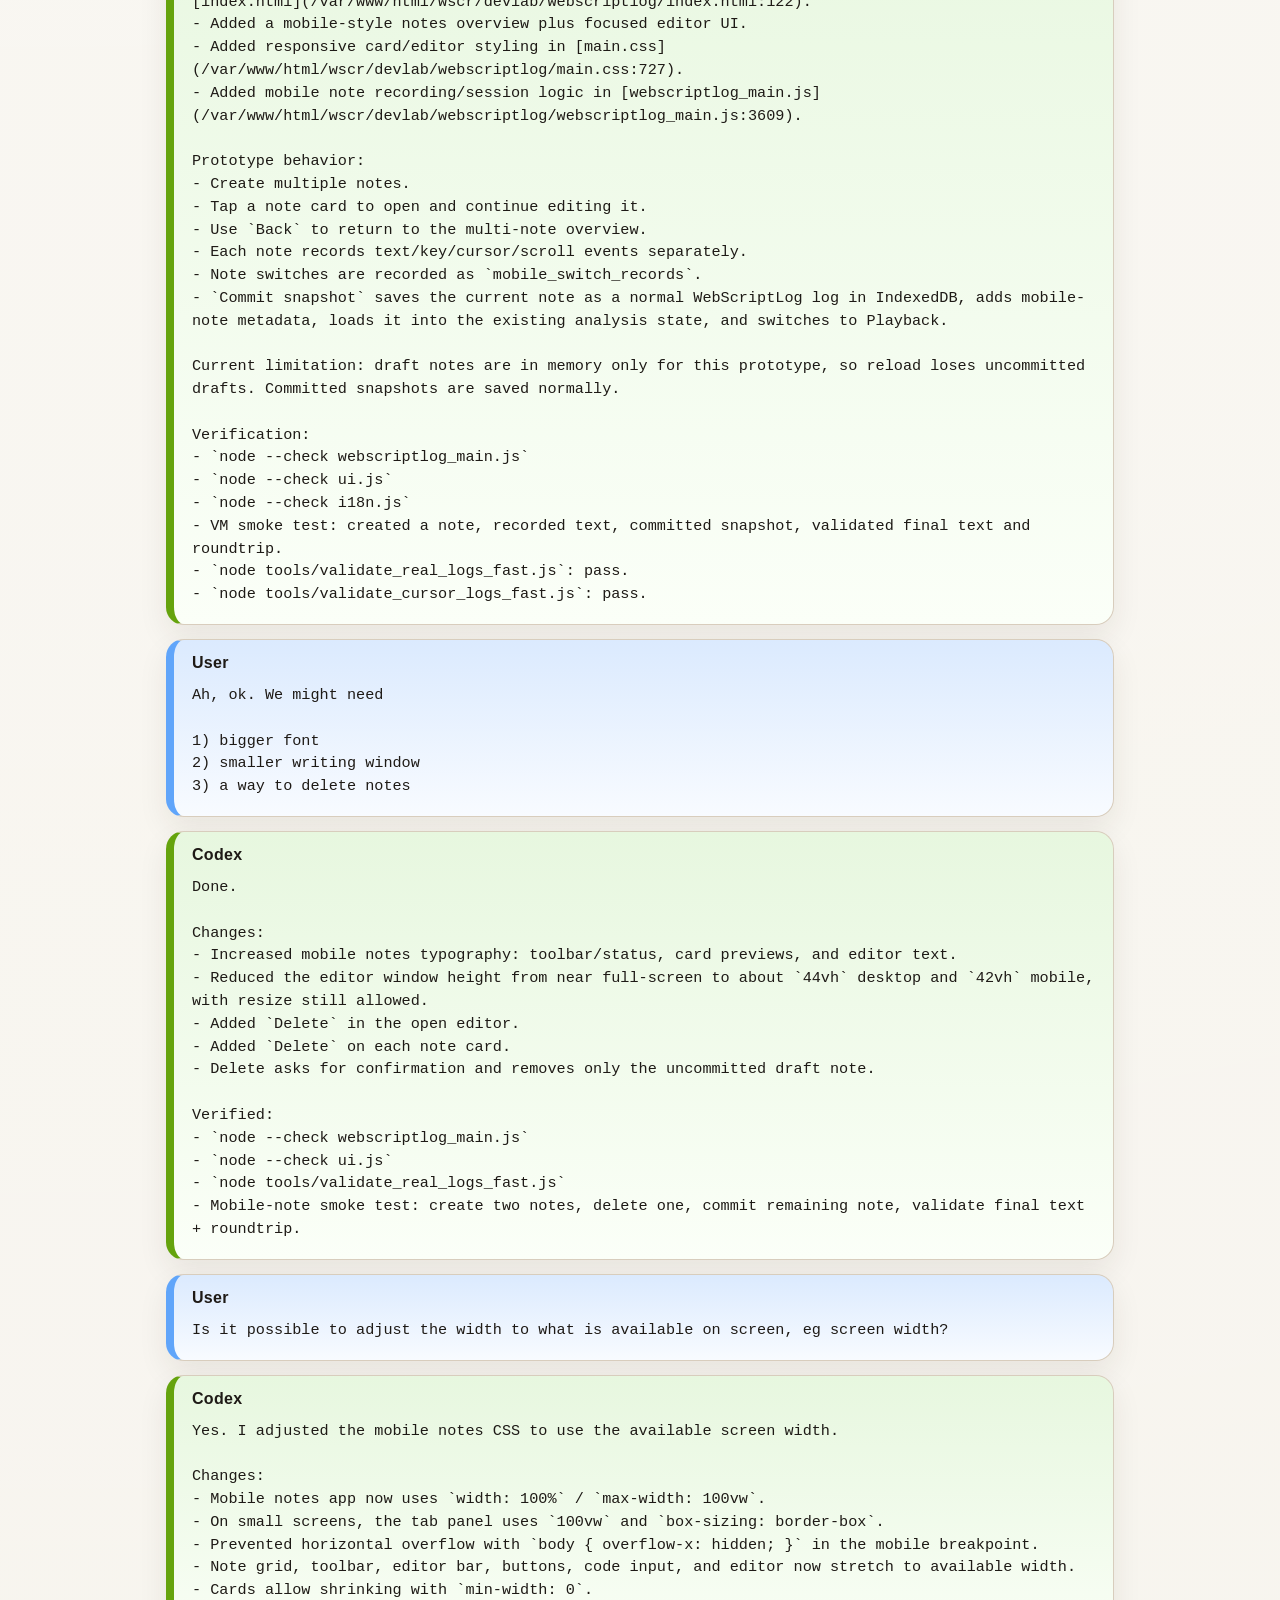
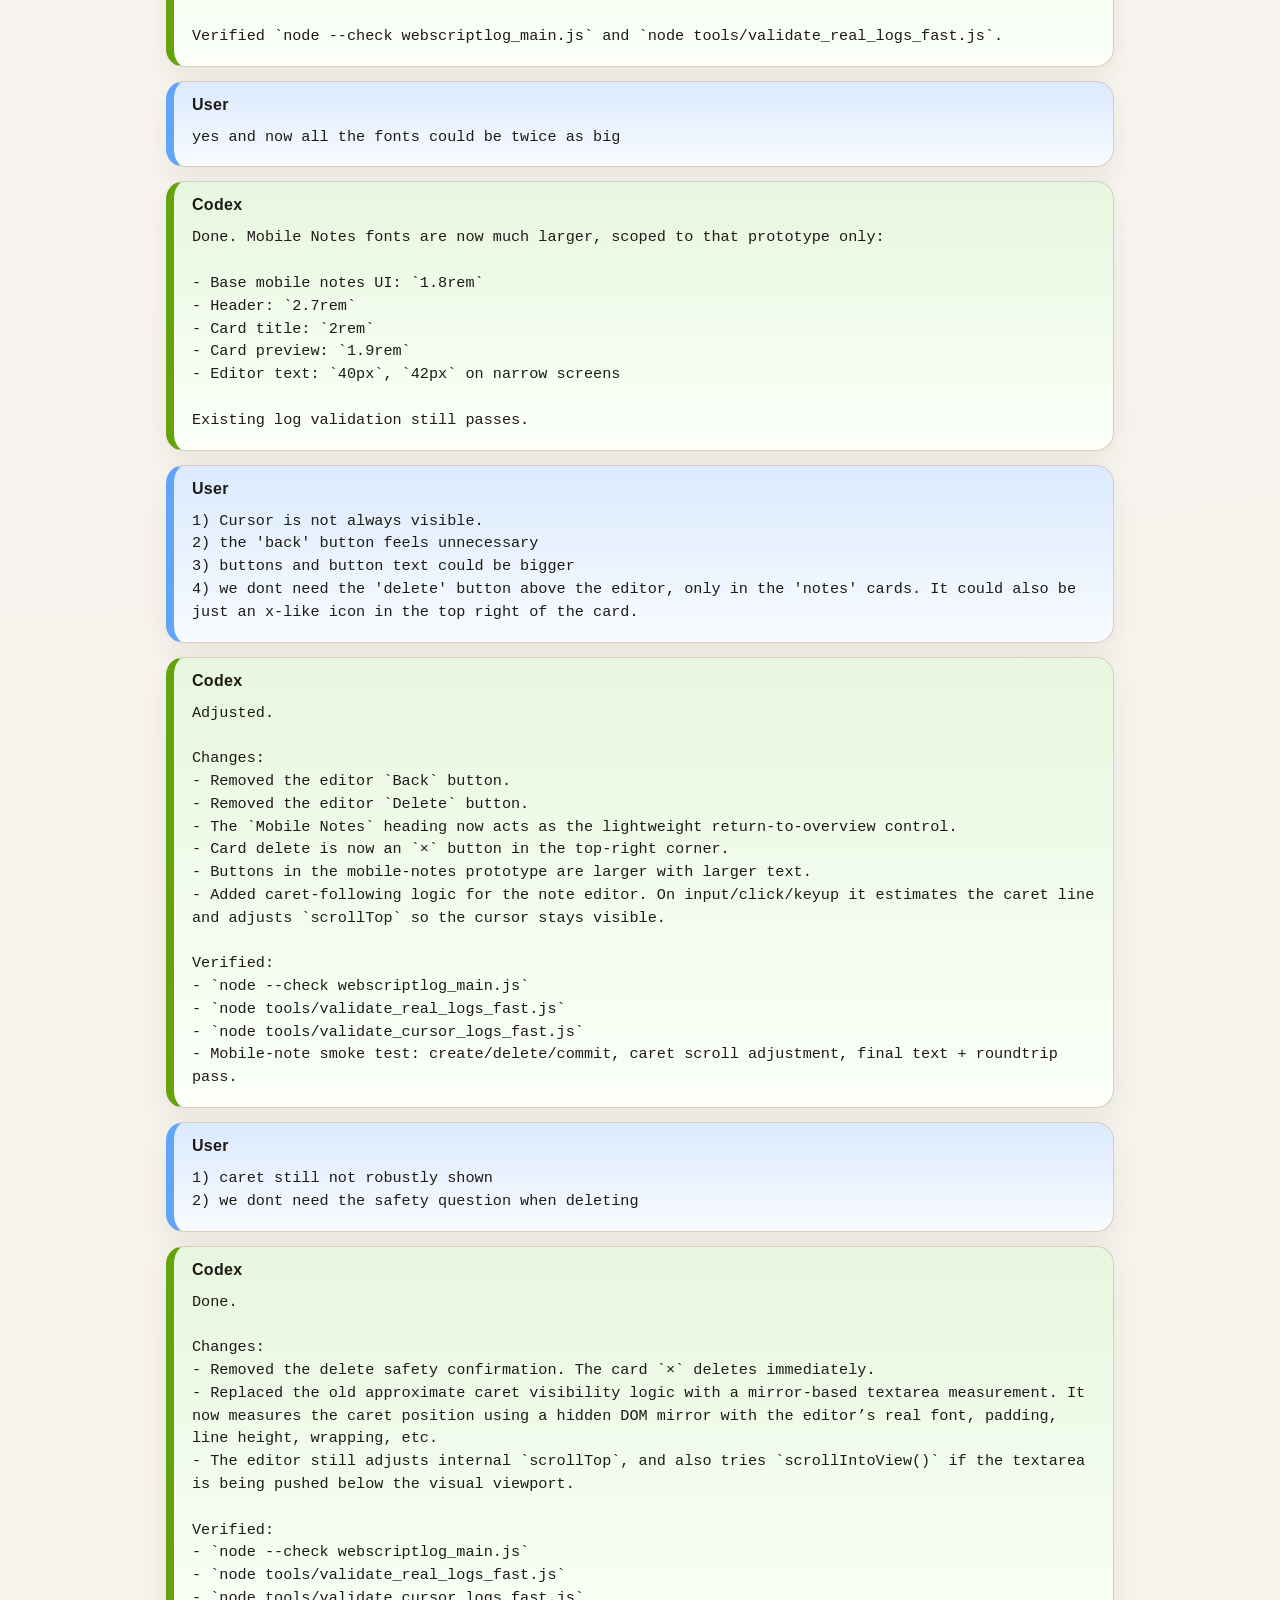
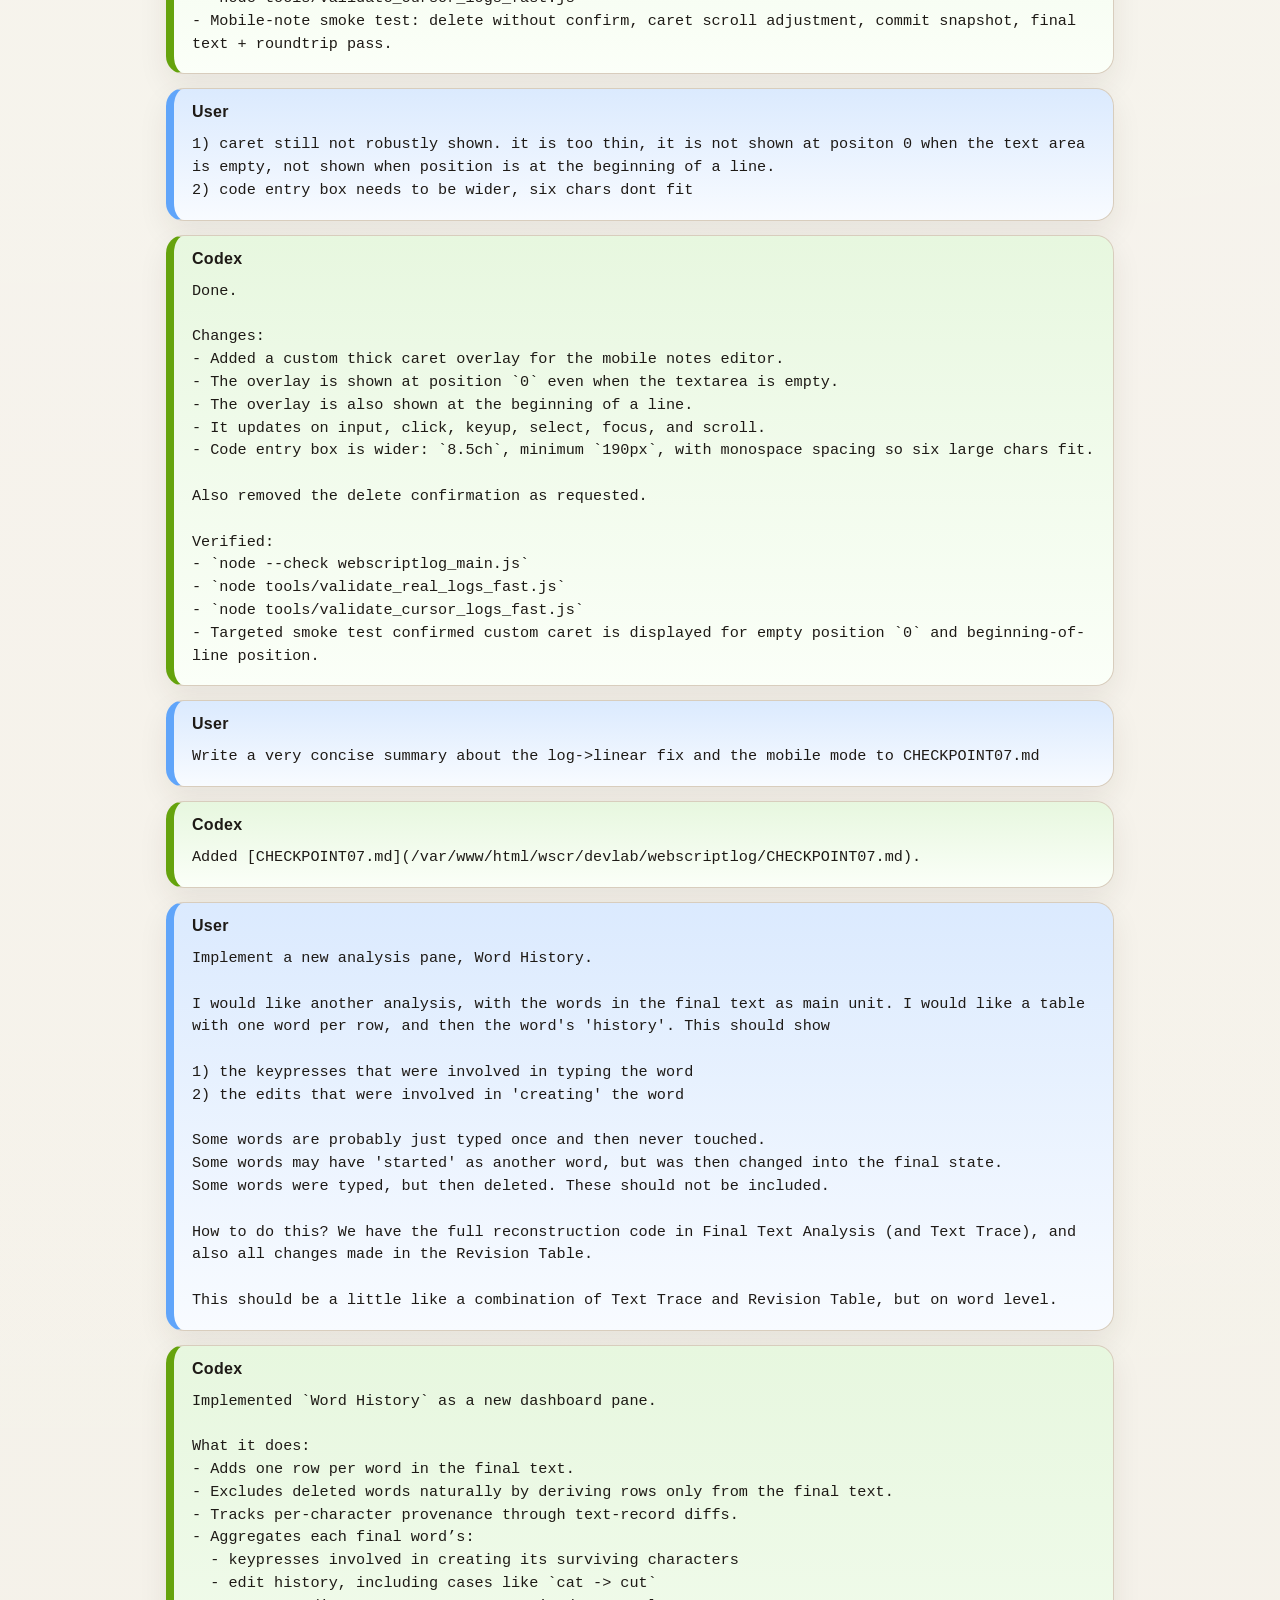
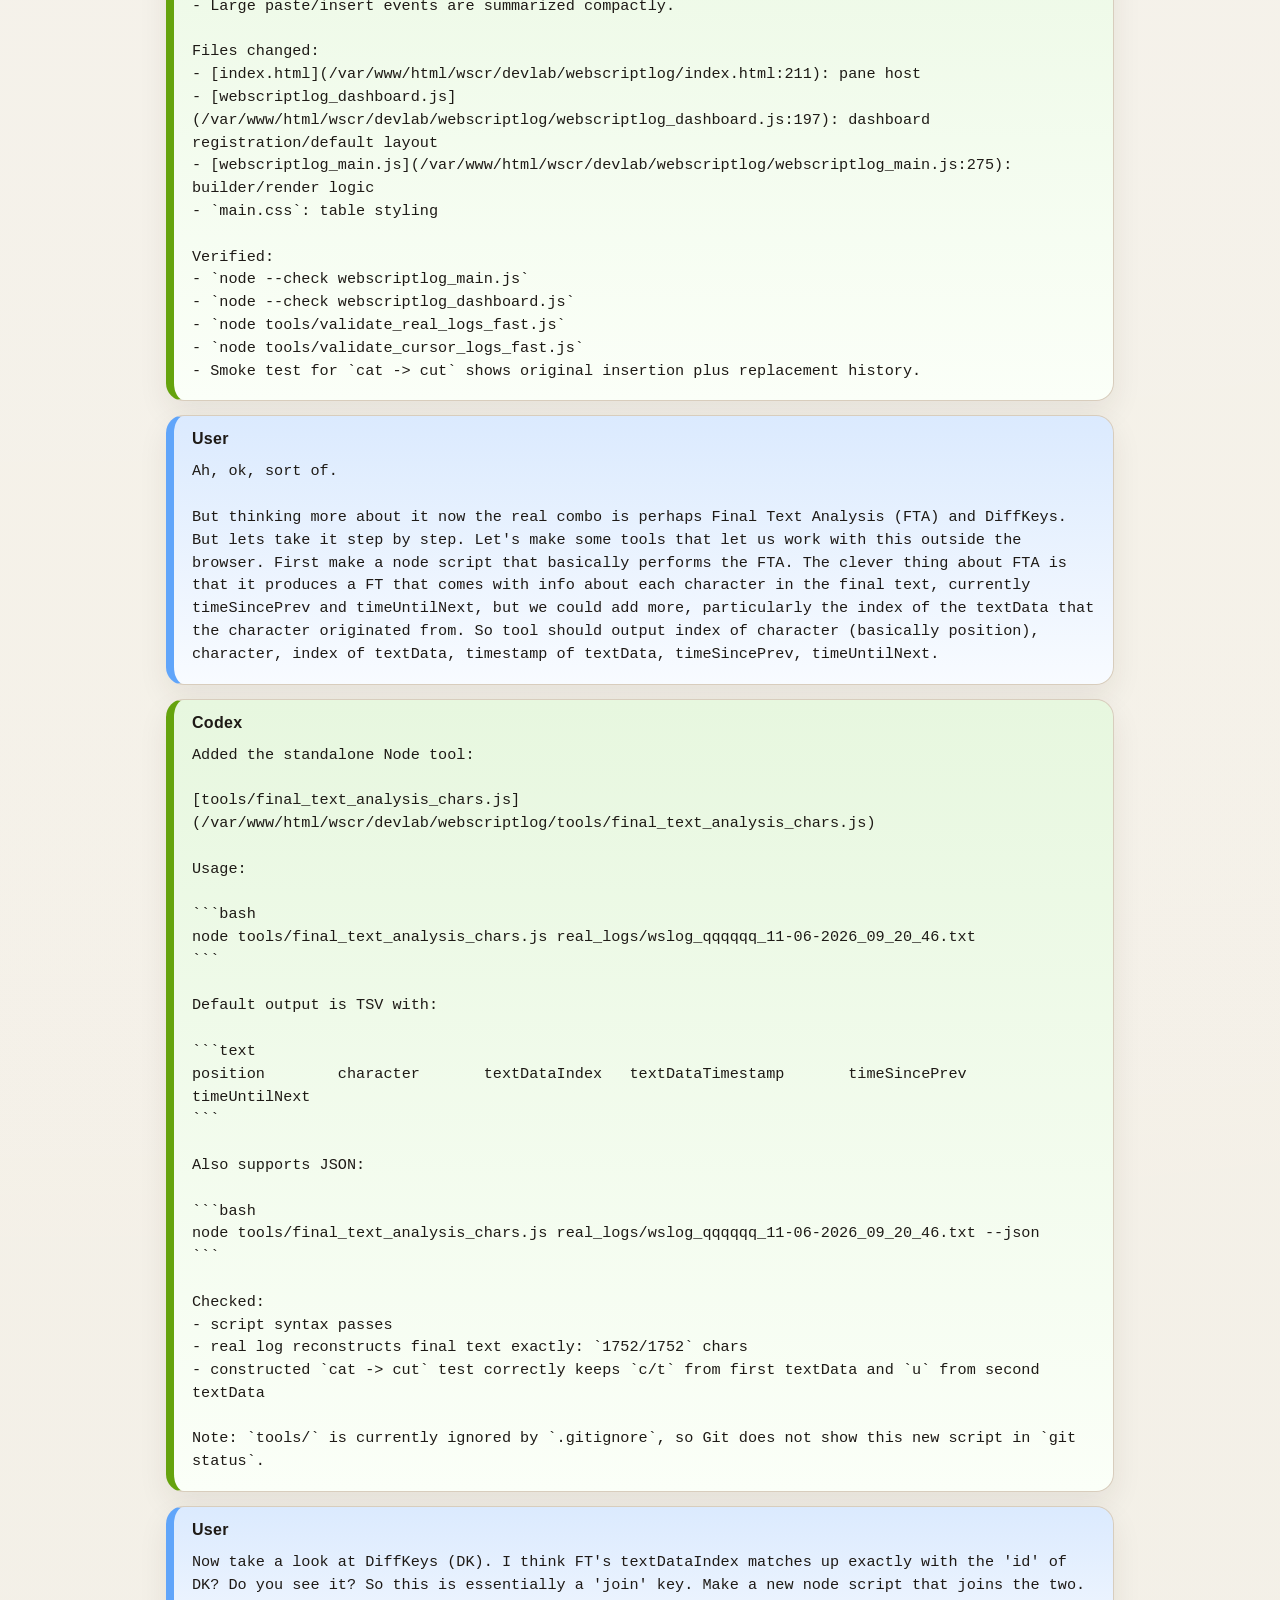
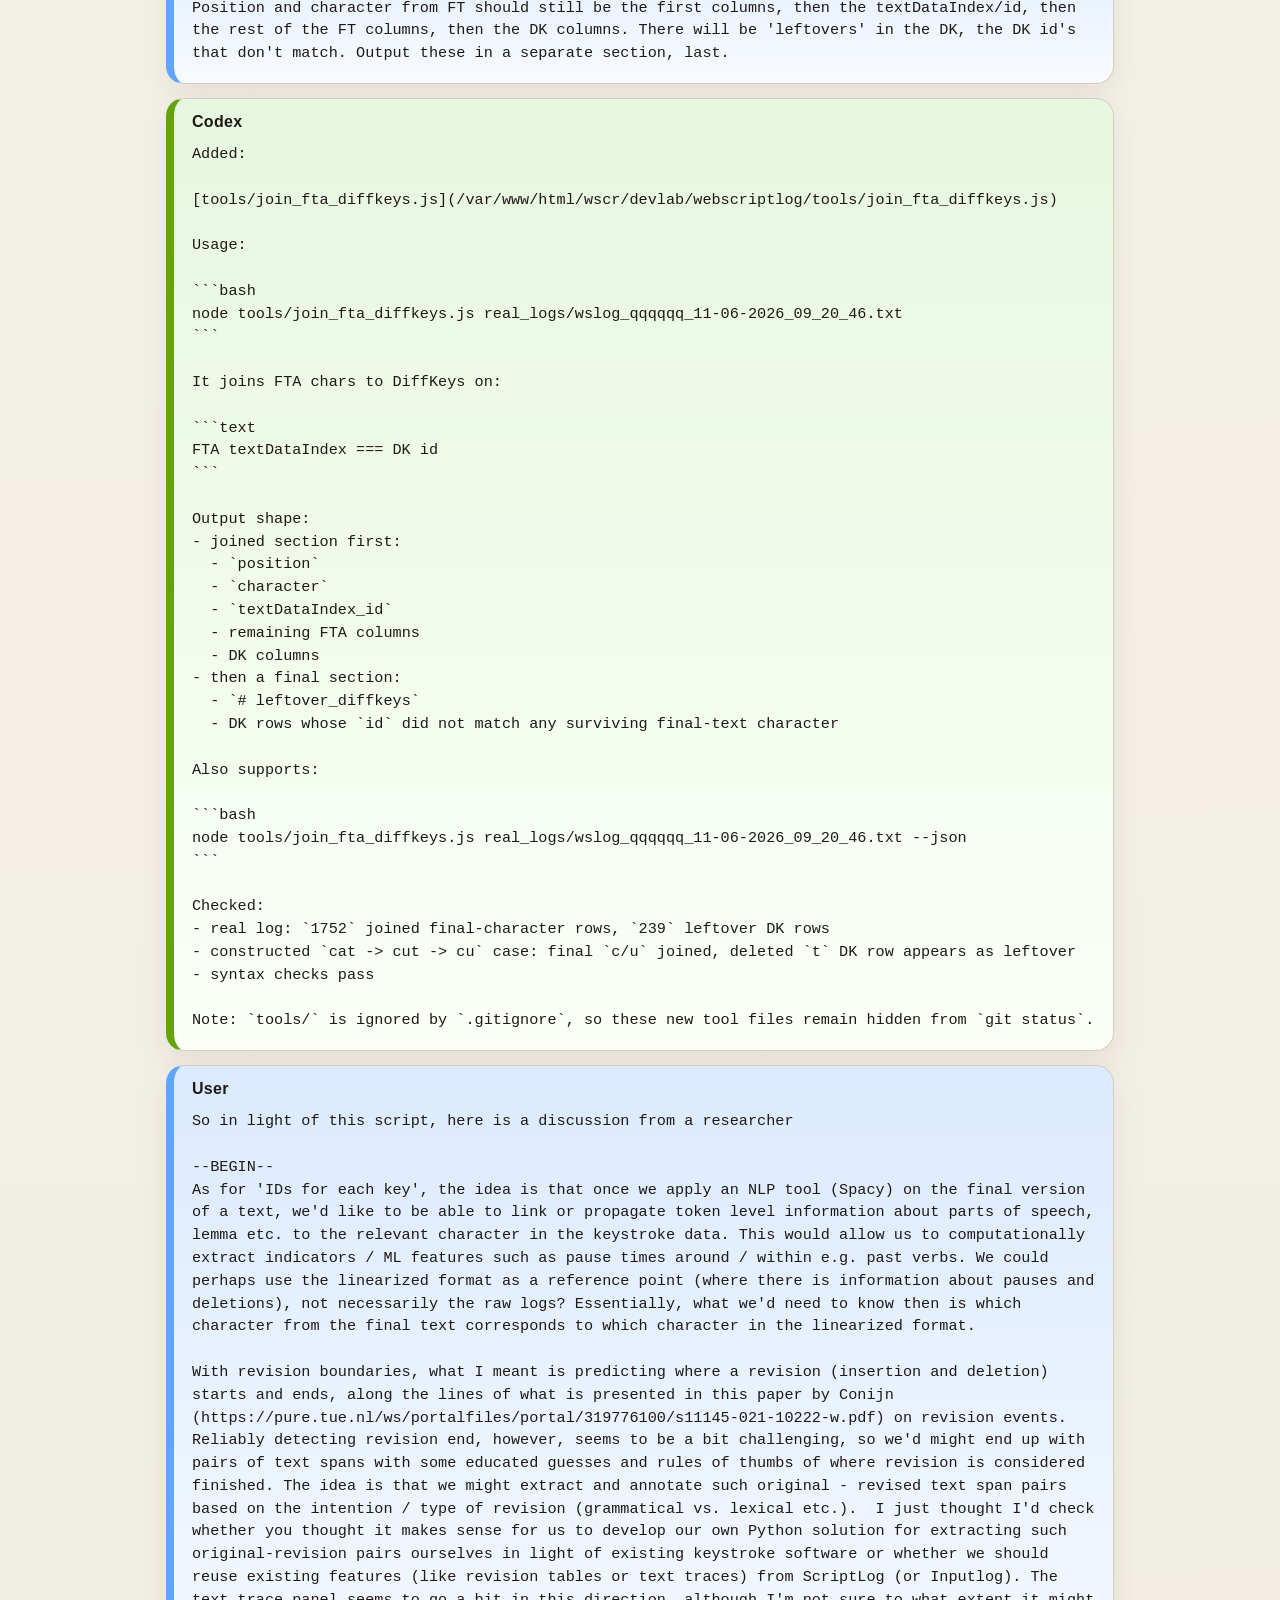
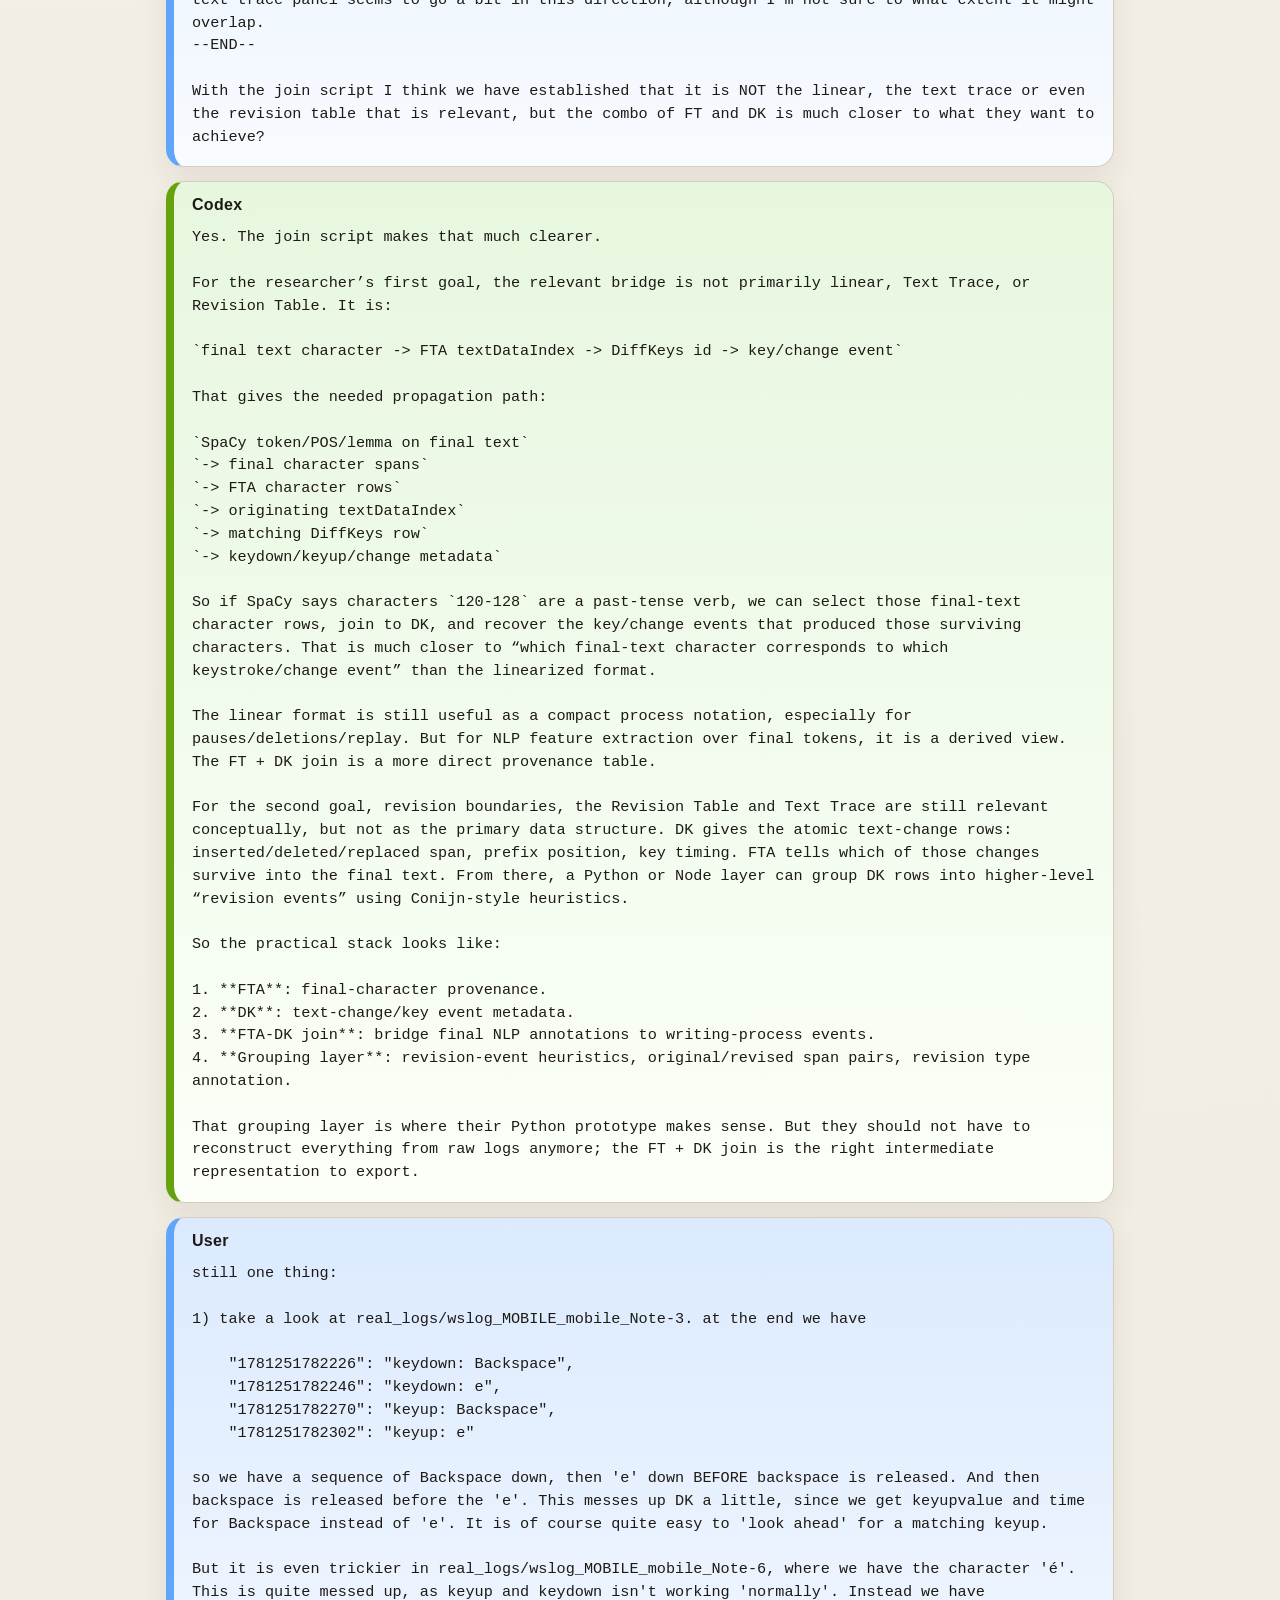
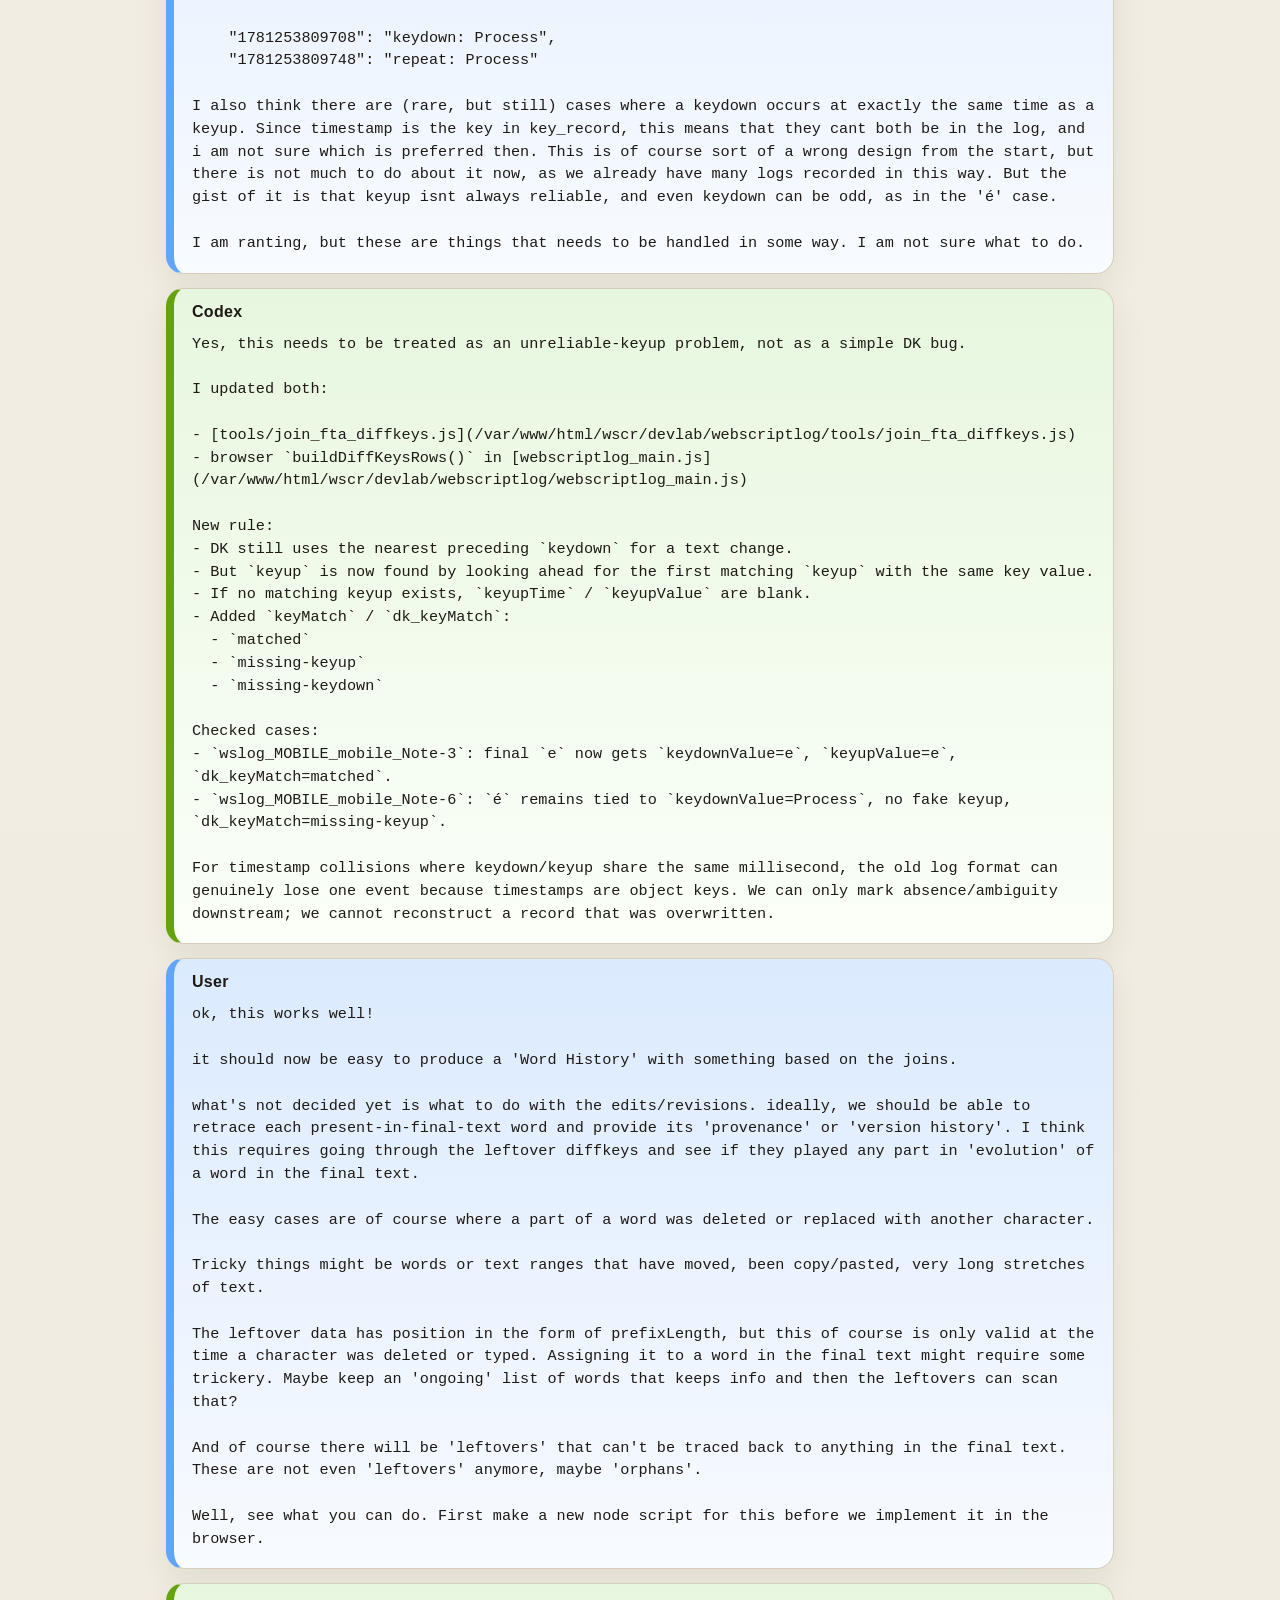
<file: wscr.html>
<!DOCTYPE html>
<html lang="en">
<head>
  <meta charset="utf-8">
  <meta name="viewport" content="width=device-width, initial-scale=1">
  <title>Codex Transcript: rollout-2026-06-11T12-59-43-019eb6c4-607b-7320-a034-475fd1421c39.jsonl</title>
  <style>
    :root {
      --bg: #f5f1e8;
      --panel: #fffdf8;
      --border: #d8cdbd;
      --text: #1e1a16;
      --muted: #6b6259;
      --user: #dbeafe;
      --assistant: #e7f7df;
      --thinking: #fef3c7;
      --code: #ece7ff;
      --shadow: 0 12px 30px rgba(56, 43, 27, 0.08);
    }
    * { box-sizing: border-box; }
    body {
      margin: 0;
      font-family: "IBM Plex Sans", "Segoe UI", sans-serif;
      color: var(--text);
      background:
        radial-gradient(circle at top left, rgba(255,255,255,0.75), transparent 30%),
        linear-gradient(180deg, #f3efe5 0%, #ede7db 100%);
    }
    .page {
      max-width: 980px;
      margin: 0 auto;
      padding: 32px 16px 48px;
    }
    .header {
      margin-bottom: 20px;
      padding: 20px 22px;
      background: rgba(255, 253, 248, 0.8);
      border: 1px solid var(--border);
      border-radius: 18px;
      box-shadow: var(--shadow);
      backdrop-filter: blur(8px);
    }
    h1 {
      margin: 0 0 8px;
      font-family: "IBM Plex Serif", Georgia, serif;
      font-size: clamp(1.6rem, 3vw, 2.3rem);
    }
    .subtle {
      margin: 0;
      color: var(--muted);
    }
    .toolbar {
      display: flex;
      gap: 10px;
      flex-wrap: wrap;
      margin: 18px 0 24px;
    }
    button {
      border: 1px solid var(--border);
      background: var(--panel);
      color: var(--text);
      padding: 10px 14px;
      border-radius: 999px;
      cursor: pointer;
      font: inherit;
      box-shadow: var(--shadow);
    }
    .transcript {
      display: grid;
      gap: 14px;
    }
    .is-hidden {
      display: none !important;
    }
    .message {
      border: 1px solid var(--border);
      border-radius: 18px;
      background: var(--panel);
      overflow: hidden;
      box-shadow: var(--shadow);
    }
    .message.user { border-left: 8px solid #60a5fa; background: linear-gradient(180deg, var(--user), #f8fbff); }
    .message.assistant { border-left: 8px solid #65a30d; background: linear-gradient(180deg, var(--assistant), #fbfff8); }
    .message.thinking { border-left: 8px solid #d97706; background: linear-gradient(180deg, var(--thinking), #fffdf4); }
    .message.code { border-left: 8px solid #7c3aed; background: linear-gradient(180deg, var(--code), #faf8ff); }
    .label {
      display: block;
      padding: 14px 18px 0;
      font-weight: 700;
      letter-spacing: 0.02em;
    }
    .message pre {
      margin: 0;
      padding: 12px 18px 18px;
      white-space: pre-wrap;
      word-break: break-word;
      font-family: "IBM Plex Mono", "SFMono-Regular", monospace;
      font-size: 0.95rem;
      line-height: 1.5;
    }
    details > summary {
      list-style: none;
      cursor: pointer;
      padding: 0 0 14px;
    }
    details > summary::-webkit-details-marker { display: none; }
    details > summary .label::after {
      content: " (collapsed)";
      color: var(--muted);
      font-weight: 500;
    }
    details[open] > summary .label::after {
      content: " (expanded)";
    }
    @media (max-width: 640px) {
      .page { padding: 20px 10px 36px; }
      .header { padding: 16px; }
      .message pre { font-size: 0.9rem; }
    }
  </style>
</head>
<body>
  <main class="page">
    <header class="header">
      <h1>Codex Transcript: rollout-2026-06-11T12-59-43-019eb6c4-607b-7320-a034-475fd1421c39.jsonl</h1>
      <p class="subtle">Transcript-style rendering of a Codex rollout file.</p>
    </header>
    <div class="toolbar">
      <button type="button" data-view="conversation">Conversation Only</button>
      <button type="button" data-view="user">User Only</button>
      <button type="button" data-target="thinking">Toggle Thinking</button>
      <button type="button" data-target="code">Toggle Code Output</button>
    </div>
    <section class="transcript">
      <section class="message user">
      <div class="label">User</div>
      <pre>read the WEBSCRIPTLOG and the CHECKPOINTS to get acquainted. confirm very briefly.</pre>
    </section>
<section class="message assistant">
      <div class="label">Codex</div>
      <pre>Read `WEBSCRIPTLOG.md` and `CHECKPOINT01.md` through `CHECKPOINT06.md`.

I’m acquainted: current focus is the dashboard-oriented WebScriptLog app, stable linear/writing-score roundtrip pipeline, replay/trace/process graph panes, experimental IDFX import/export now routed through DiffKeys Direct, and batch ZIP exports for IDFX and writing scores.</pre>
    </section>
<section class="message user">
      <div class="label">User</div>
      <pre>in real_lo</pre>
    </section>
<section class="message assistant">
      <div class="label">Codex</div>
      <pre>Did you mean `real_logs/`? What would you like me to check or change there?</pre>
    </section>
<section class="message user">
      <div class="label">User</div>
      <pre>in real_logs, there is wslog_qqqqqq_11-06-2026_09_20_46.txt. you should be able to run check this with node. the log-&gt;linear conversion produces what is a correct linear rep but it contains lots of unnecessary and repeated items, such as

&lt;SEL1187:1427&gt;&lt;SLEFT&gt;&lt;SEL1187:1427&gt;&lt;SLEFT&gt;&lt;SEL1187:1427&gt;&lt;SLEFT&gt;&lt;SEL1187:1427&gt;&lt;SLEFT&gt;&lt;SEL1187:1427&gt;&lt;SLEFT&gt;&lt;SEL1187:1427&gt;&lt;SLEFT&gt;&lt;SEL1187:1427&gt;&lt;SLEFT&gt;&lt;SEL1187:1427&gt;&lt;SLEFT&gt;&lt;SEL1187:1427&gt;&lt;SLEFT&gt;&lt;SEL1187:1427&gt;&lt;SLEFT&gt;&lt;SEL1187:1427&gt;&lt;SLEFT&gt;&lt;SEL1187:1427&gt;&lt;SLEFT&gt;

check what is causing that and update the log-&gt;linear so this is avoided</pre>
    </section>
<section class="message assistant">
      <div class="label">Codex</div>
      <pre>Updated [webscriptlog_linear.js](/var/www/html/wscr/devlab/webscriptlog/webscriptlog_linear.js:1148).

Cause: the encoder detected repeat runs, but still emitted shift-arrow navigation one key event at a time and reconciled against intermediate/stale cursor records. That produced repeated patterns like `&lt;SEL...&gt;&lt;SLEFT&gt;&lt;SEL...&gt;&lt;SLEFT&gt;`.

Fix:
- Count navigation runs and emit counted tokens like `&lt;SLEFT63&gt;` / `&lt;RIGHT28&gt;`.
- Prefer the final keyup cursor for held-key runs.
- Update synthetic shift-arrow generation to produce one held Shift + arrow repeat run, preserving roundtrip stability.

Verified:
- `node --check webscriptlog_linear.js`
- Target log `real_logs/wslog_qqqqqq_11-06-2026_09_20_46.txt`: final text matches, roundtrip matches, repeated bad block absent.
- All `.txt` logs currently present in `real_logs/`: checked 1, failures 0.</pre>
    </section>
<section class="message user">
      <div class="label">User</div>
      <pre>is this fixed in the browser version as well? i copied the dir to ../webscriptlog2 (to make sure we dont load a cached version) and tried it in browser. i still get all the extra sleft etc</pre>
    </section>
<section class="message user">
      <div class="label">User</div>
      <pre>&lt;turn_aborted&gt;
The user interrupted the previous turn on purpose. Any running unified exec processes may still be running in the background. If any tools/commands were aborted, they may have partially executed.
&lt;/turn_aborted&gt;</pre>
    </section>
<section class="message user">
      <div class="label">User</div>
      <pre>it is in back in real_logs now. please check</pre>
    </section>
<section class="message user">
      <div class="label">User</div>
      <pre>&lt;turn_aborted&gt;
The user interrupted the previous turn on purpose. Any running unified exec processes may still be running in the background. If any tools/commands were aborted, they may have partially executed.
&lt;/turn_aborted&gt;</pre>
    </section>
<section class="message user">
      <div class="label">User</div>
      <pre>no, forget webscriptlog2. log-&gt;linear works in browser now. can you check it roundtrips? there are tools in tools/validate*</pre>
    </section>
<section class="message assistant">
      <div class="label">Codex</div>
      <pre>Yes. I ran the validators on `real_logs/wslog_qqqqqq_11-06-2026_09_20_46.txt`.

Browser/fast path:
`node tools/validate_real_logs_fast.js`
Result: `final_text_matches=yes`, `roundtrip_linear_matches=yes`, `linear_len=6149`.

Cursor roundtrip:
`node tools/validate_cursor_logs_fast.js`
Result: `cursor_roundtrip_ok=yes`, `393/393` text cursor states matched, `12/12` mouse cursor states matched.

Slow/original path:
`node tools/validate_real_logs.js`
Result: `final_text_matches=yes`, `roundtrip_linear_matches=yes`.

So the current browser version’s log -&gt; linear -&gt; synthetic log -&gt; linear roundtrip passes for that log.</pre>
    </section>
<section class="message user">
      <div class="label">User</div>
      <pre>I am thinking of a dedicated interface for mobile, in essence something similar to Google keep. So the idea is that you can have a view of several texts (&#x27;notes&#x27;) &#x27;going on&#x27; at the same time. And clicking/tapping on one of them lets you edit it. And then there is a return button/icon that takes you back to the &#x27;multiple&#x27; text view. But you should be able to &#x27;open&#x27; a note again and continue. At some point you decide to &#x27;commit&#x27; the text, and then you are taken to the Playback/analysis tab, where you can do analyses in the same way as before. This will likely be a quite large change and might require some redesign. Thoughts?</pre>
    </section>
<section class="message assistant">
      <div class="label">Codex</div>
      <pre>Yes, that design makes sense, and it is a bigger product-level change rather than just a UI tweak.

I’d frame it as a new **mobile recording mode** rather than replacing the existing recorder. The core idea would be:

- **Session contains multiple draft notes**
- Each note has its own evolving text state
- Tapping a note opens a focused editor
- A back/return control closes the editor and returns to the note grid/list
- Notes can be reopened and continued
- At commit time, the app freezes the session and hands the resulting log to the existing Playback/analysis dashboard

The main technical question is how to log this cleanly.

The safest model is probably to keep one WebScriptLog session, but add a `note_id` / `document_id` dimension to text, key, cursor, and focus events. Then analysis can either:

1. treat each note as a separate document, or
2. reconstruct the whole multi-note session as a process with switches between notes.

That is better than pretending there was one textarea, because switching notes is meaningful process data.

I would avoid making each note a separate independent WebScriptLog file at first. That would be simpler short-term, but you would lose the temporal relation between notes: when the writer moved from note A to note B, pauses between notes, returning to old notes, etc. For research, that cross-note process is probably valuable.

Likely design pieces:

- New mobile-first recording route/view, maybe `Mobile Notes`
- Notes overview: compact cards, first lines visible, add-note button, commit button
- Focus editor: one note, large textarea/contenteditable, back button, commit maybe hidden or secondary
- Logging additions:
  - note create/open/close/delete/reorder events
  - note-specific text records
  - note-specific cursor records
  - maybe active-note records
- Export/analysis adaptation:
  - final text per note
  - combined final text option
  - playback that can show note switches
  - writing score either per note or interleaved with `&lt;NOTE:id&gt;` markers

The hard parts are not the card UI. The hard parts are:

- deciding whether analysis should be per-note, combined, or both
- preserving old log compatibility
- making replay understandable when the active document changes
- deciding what “commit” means: one committed multi-note object, or several committed texts from one session

My recommendation would be to implement this incrementally:

1. Add a mobile notes recorder behind a separate mode flag, without touching the current recorder.
2. Store multi-note logs in a backward-compatible structure, probably adding `note_records` and note ids to new record maps.
3. First commit output should generate one analyzable log per note plus a session manifest.
4. Then add richer cross-note playback once the data model feels right.

That keeps the current recorder/analysis stable while letting the new interface evolve.</pre>
    </section>
<section class="message user">
      <div class="label">User</div>
      <pre>Yes most ideas are in line with what im thinking. On &#x27;commit&#x27;; im thinking of this as a &#x27;snapshot&#x27;; that you can export a note in its current state to the analyser but essentially that you can go back to the note and continue where you left. I really like your point that switching notes is meaningful process data.

Yes its maybe better with a separate recorder. Lets make a prototype.</pre>
    </section>
<section class="message assistant">
      <div class="label">Codex</div>
      <pre>Built a first prototype of the separate mobile notes recorder.

What changed:
- Added a new `MOBILE NOTES` tab in [ui.js](/var/www/html/wscr/devlab/webscriptlog/ui.js:13) and [index.html](/var/www/html/wscr/devlab/webscriptlog/index.html:122).
- Added a mobile-style notes overview plus focused editor UI.
- Added responsive card/editor styling in [main.css](/var/www/html/wscr/devlab/webscriptlog/main.css:727).
- Added mobile note recording/session logic in [webscriptlog_main.js](/var/www/html/wscr/devlab/webscriptlog/webscriptlog_main.js:3609).

Prototype behavior:
- Create multiple notes.
- Tap a note card to open and continue editing it.
- Use `Back` to return to the multi-note overview.
- Each note records text/key/cursor/scroll events separately.
- Note switches are recorded as `mobile_switch_records`.
- `Commit snapshot` saves the current note as a normal WebScriptLog log in IndexedDB, adds mobile-note metadata, loads it into the existing analysis state, and switches to Playback.

Current limitation: draft notes are in memory only for this prototype, so reload loses uncommitted drafts. Committed snapshots are saved normally.

Verification:
- `node --check webscriptlog_main.js`
- `node --check ui.js`
- `node --check i18n.js`
- VM smoke test: created a note, recorded text, committed snapshot, validated final text and roundtrip.
- `node tools/validate_real_logs_fast.js`: pass.
- `node tools/validate_cursor_logs_fast.js`: pass.</pre>
    </section>
<section class="message user">
      <div class="label">User</div>
      <pre>Ah, ok. We might need

1) bigger font
2) smaller writing window
3) a way to delete notes</pre>
    </section>
<section class="message assistant">
      <div class="label">Codex</div>
      <pre>Done.

Changes:
- Increased mobile notes typography: toolbar/status, card previews, and editor text.
- Reduced the editor window height from near full-screen to about `44vh` desktop and `42vh` mobile, with resize still allowed.
- Added `Delete` in the open editor.
- Added `Delete` on each note card.
- Delete asks for confirmation and removes only the uncommitted draft note.

Verified:
- `node --check webscriptlog_main.js`
- `node --check ui.js`
- `node tools/validate_real_logs_fast.js`
- Mobile-note smoke test: create two notes, delete one, commit remaining note, validate final text + roundtrip.</pre>
    </section>
<section class="message user">
      <div class="label">User</div>
      <pre>Is it possible to adjust the width to what is available on screen, eg screen width?</pre>
    </section>
<section class="message assistant">
      <div class="label">Codex</div>
      <pre>Yes. I adjusted the mobile notes CSS to use the available screen width.

Changes:
- Mobile notes app now uses `width: 100%` / `max-width: 100vw`.
- On small screens, the tab panel uses `100vw` and `box-sizing: border-box`.
- Prevented horizontal overflow with `body { overflow-x: hidden; }` in the mobile breakpoint.
- Note grid, toolbar, editor bar, buttons, code input, and editor now stretch to available width.
- Cards allow shrinking with `min-width: 0`.

Verified `node --check webscriptlog_main.js` and `node tools/validate_real_logs_fast.js`.</pre>
    </section>
<section class="message user">
      <div class="label">User</div>
      <pre>yes and now all the fonts could be twice as big</pre>
    </section>
<section class="message assistant">
      <div class="label">Codex</div>
      <pre>Done. Mobile Notes fonts are now much larger, scoped to that prototype only:

- Base mobile notes UI: `1.8rem`
- Header: `2.7rem`
- Card title: `2rem`
- Card preview: `1.9rem`
- Editor text: `40px`, `42px` on narrow screens

Existing log validation still passes.</pre>
    </section>
<section class="message user">
      <div class="label">User</div>
      <pre>1) Cursor is not always visible.
2) the &#x27;back&#x27; button feels unnecessary
3) buttons and button text could be bigger
4) we dont need the &#x27;delete&#x27; button above the editor, only in the &#x27;notes&#x27; cards. It could also be just an x-like icon in the top right of the card.</pre>
    </section>
<section class="message assistant">
      <div class="label">Codex</div>
      <pre>Adjusted.

Changes:
- Removed the editor `Back` button.
- Removed the editor `Delete` button.
- The `Mobile Notes` heading now acts as the lightweight return-to-overview control.
- Card delete is now an `×` button in the top-right corner.
- Buttons in the mobile-notes prototype are larger with larger text.
- Added caret-following logic for the note editor. On input/click/keyup it estimates the caret line and adjusts `scrollTop` so the cursor stays visible.

Verified:
- `node --check webscriptlog_main.js`
- `node tools/validate_real_logs_fast.js`
- `node tools/validate_cursor_logs_fast.js`
- Mobile-note smoke test: create/delete/commit, caret scroll adjustment, final text + roundtrip pass.</pre>
    </section>
<section class="message user">
      <div class="label">User</div>
      <pre>1) caret still not robustly shown
2) we dont need the safety question when deleting</pre>
    </section>
<section class="message assistant">
      <div class="label">Codex</div>
      <pre>Done.

Changes:
- Removed the delete safety confirmation. The card `×` deletes immediately.
- Replaced the old approximate caret visibility logic with a mirror-based textarea measurement. It now measures the caret position using a hidden DOM mirror with the editor’s real font, padding, line height, wrapping, etc.
- The editor still adjusts internal `scrollTop`, and also tries `scrollIntoView()` if the textarea is being pushed below the visual viewport.

Verified:
- `node --check webscriptlog_main.js`
- `node tools/validate_real_logs_fast.js`
- `node tools/validate_cursor_logs_fast.js`
- Mobile-note smoke test: delete without confirm, caret scroll adjustment, commit snapshot, final text + roundtrip pass.</pre>
    </section>
<section class="message user">
      <div class="label">User</div>
      <pre>1) caret still not robustly shown. it is too thin, it is not shown at positon 0 when the text area is empty, not shown when position is at the beginning of a line.
2) code entry box needs to be wider, six chars dont fit</pre>
    </section>
<section class="message assistant">
      <div class="label">Codex</div>
      <pre>Done.

Changes:
- Added a custom thick caret overlay for the mobile notes editor.
- The overlay is shown at position `0` even when the textarea is empty.
- The overlay is also shown at the beginning of a line.
- It updates on input, click, keyup, select, focus, and scroll.
- Code entry box is wider: `8.5ch`, minimum `190px`, with monospace spacing so six large chars fit.

Also removed the delete confirmation as requested.

Verified:
- `node --check webscriptlog_main.js`
- `node tools/validate_real_logs_fast.js`
- `node tools/validate_cursor_logs_fast.js`
- Targeted smoke test confirmed custom caret is displayed for empty position `0` and beginning-of-line position.</pre>
    </section>
<section class="message user">
      <div class="label">User</div>
      <pre>Write a very concise summary about the log-&gt;linear fix and the mobile mode to CHECKPOINT07.md</pre>
    </section>
<section class="message assistant">
      <div class="label">Codex</div>
      <pre>Added [CHECKPOINT07.md](/var/www/html/wscr/devlab/webscriptlog/CHECKPOINT07.md).</pre>
    </section>
<section class="message user">
      <div class="label">User</div>
      <pre>Implement a new analysis pane, Word History. 

I would like another analysis, with the words in the final text as main unit. I would like a table with one word per row, and then the word&#x27;s &#x27;history&#x27;. This should show

1) the keypresses that were involved in typing the word
2) the edits that were involved in &#x27;creating&#x27; the word

Some words are probably just typed once and then never touched.
Some words may have &#x27;started&#x27; as another word, but was then changed into the final state.
Some words were typed, but then deleted. These should not be included.

How to do this? We have the full reconstruction code in Final Text Analysis (and Text Trace), and also all changes made in the Revision Table.

This should be a little like a combination of Text Trace and Revision Table, but on word level.</pre>
    </section>
<section class="message assistant">
      <div class="label">Codex</div>
      <pre>Implemented `Word History` as a new dashboard pane.

What it does:
- Adds one row per word in the final text.
- Excludes deleted words naturally by deriving rows only from the final text.
- Tracks per-character provenance through text-record diffs.
- Aggregates each final word’s:
  - keypresses involved in creating its surviving characters
  - edit history, including cases like `cat -&gt; cut`
- Large paste/insert events are summarized compactly.

Files changed:
- [index.html](/var/www/html/wscr/devlab/webscriptlog/index.html:211): pane host
- [webscriptlog_dashboard.js](/var/www/html/wscr/devlab/webscriptlog/webscriptlog_dashboard.js:197): dashboard registration/default layout
- [webscriptlog_main.js](/var/www/html/wscr/devlab/webscriptlog/webscriptlog_main.js:275): builder/render logic
- `main.css`: table styling

Verified:
- `node --check webscriptlog_main.js`
- `node --check webscriptlog_dashboard.js`
- `node tools/validate_real_logs_fast.js`
- `node tools/validate_cursor_logs_fast.js`
- Smoke test for `cat -&gt; cut` shows original insertion plus replacement history.</pre>
    </section>
<section class="message user">
      <div class="label">User</div>
      <pre>Ah, ok, sort of.

But thinking more about it now the real combo is perhaps Final Text Analysis (FTA) and DiffKeys. But lets take it step by step. Let&#x27;s make some tools that let us work with this outside the browser. First make a node script that basically performs the FTA. The clever thing about FTA is that it produces a FT that comes with info about each character in the final text, currently timeSincePrev and timeUntilNext, but we could add more, particularly the index of the textData that the character originated from. So tool should output index of character (basically position), character, index of textData, timestamp of textData, timeSincePrev, timeUntilNext.</pre>
    </section>
<section class="message assistant">
      <div class="label">Codex</div>
      <pre>Added the standalone Node tool:

[tools/final_text_analysis_chars.js](/var/www/html/wscr/devlab/webscriptlog/tools/final_text_analysis_chars.js)

Usage:

```bash
node tools/final_text_analysis_chars.js real_logs/wslog_qqqqqq_11-06-2026_09_20_46.txt
```

Default output is TSV with:

```text
position	character	textDataIndex	textDataTimestamp	timeSincePrev	timeUntilNext
```

Also supports JSON:

```bash
node tools/final_text_analysis_chars.js real_logs/wslog_qqqqqq_11-06-2026_09_20_46.txt --json
```

Checked:
- script syntax passes
- real log reconstructs final text exactly: `1752/1752` chars
- constructed `cat -&gt; cut` test correctly keeps `c/t` from first textData and `u` from second textData

Note: `tools/` is currently ignored by `.gitignore`, so Git does not show this new script in `git status`.</pre>
    </section>
<section class="message user">
      <div class="label">User</div>
      <pre>Now take a look at DiffKeys (DK). I think FT&#x27;s textDataIndex matches up exactly with the &#x27;id&#x27; of DK? Do you see it? So this is essentially a &#x27;join&#x27; key. Make a new node script that joins the two. Position and character from FT should still be the first columns, then the textDataIndex/id, then the rest of the FT columns, then the DK columns. There will be &#x27;leftovers&#x27; in the DK, the DK id&#x27;s that don&#x27;t match. Output these in a separate section, last.</pre>
    </section>
<section class="message assistant">
      <div class="label">Codex</div>
      <pre>Added:

[tools/join_fta_diffkeys.js](/var/www/html/wscr/devlab/webscriptlog/tools/join_fta_diffkeys.js)

Usage:

```bash
node tools/join_fta_diffkeys.js real_logs/wslog_qqqqqq_11-06-2026_09_20_46.txt
```

It joins FTA chars to DiffKeys on:

```text
FTA textDataIndex === DK id
```

Output shape:
- joined section first:
  - `position`
  - `character`
  - `textDataIndex_id`
  - remaining FTA columns
  - DK columns
- then a final section:
  - `# leftover_diffkeys`
  - DK rows whose `id` did not match any surviving final-text character

Also supports:

```bash
node tools/join_fta_diffkeys.js real_logs/wslog_qqqqqq_11-06-2026_09_20_46.txt --json
```

Checked:
- real log: `1752` joined final-character rows, `239` leftover DK rows
- constructed `cat -&gt; cut -&gt; cu` case: final `c/u` joined, deleted `t` DK row appears as leftover
- syntax checks pass

Note: `tools/` is ignored by `.gitignore`, so these new tool files remain hidden from `git status`.</pre>
    </section>
<section class="message user">
      <div class="label">User</div>
      <pre>So in light of this script, here is a discussion from a researcher 

--BEGIN--
As for &#x27;IDs for each key&#x27;, the idea is that once we apply an NLP tool (Spacy) on the final version of a text, we&#x27;d like to be able to link or propagate token level information about parts of speech, lemma etc. to the relevant character in the keystroke data. This would allow us to computationally extract indicators / ML features such as pause times around / within e.g. past verbs. We could perhaps use the linearized format as a reference point (where there is information about pauses and deletions), not necessarily the raw logs? Essentially, what we&#x27;d need to know then is which character from the final text corresponds to which character in the linearized format.

With revision boundaries, what I meant is predicting where a revision (insertion and deletion) starts and ends, along the lines of what is presented in this paper by Conijn (https://pure.tue.nl/ws/portalfiles/portal/319776100/s11145-021-10222-w.pdf) on revision events.
Reliably detecting revision end, however, seems to be a bit challenging, so we&#x27;d might end up with pairs of text spans with some educated guesses and rules of thumbs of where revision is considered finished. The idea is that we might extract and annotate such original - revised text span pairs based on the intention / type of revision (grammatical vs. lexical etc.).  I just thought I&#x27;d check whether you thought it makes sense for us to develop our own Python solution for extracting such original-revision pairs ourselves in light of existing keystroke software or whether we should reuse existing features (like revision tables or text traces) from ScriptLog (or Inputlog). The text trace panel seems to go a bit in this direction, although I&#x27;m not sure to what extent it might overlap.
--END--

With the join script I think we have established that it is NOT the linear, the text trace or even the revision table that is relevant, but the combo of FT and DK is much closer to what they want to achieve?</pre>
    </section>
<section class="message assistant">
      <div class="label">Codex</div>
      <pre>Yes. The join script makes that much clearer.

For the researcher’s first goal, the relevant bridge is not primarily linear, Text Trace, or Revision Table. It is:

`final text character -&gt; FTA textDataIndex -&gt; DiffKeys id -&gt; key/change event`

That gives the needed propagation path:

`SpaCy token/POS/lemma on final text`
`-&gt; final character spans`
`-&gt; FTA character rows`
`-&gt; originating textDataIndex`
`-&gt; matching DiffKeys row`
`-&gt; keydown/keyup/change metadata`

So if SpaCy says characters `120-128` are a past-tense verb, we can select those final-text character rows, join to DK, and recover the key/change events that produced those surviving characters. That is much closer to “which final-text character corresponds to which keystroke/change event” than the linearized format.

The linear format is still useful as a compact process notation, especially for pauses/deletions/replay. But for NLP feature extraction over final tokens, it is a derived view. The FT + DK join is a more direct provenance table.

For the second goal, revision boundaries, the Revision Table and Text Trace are still relevant conceptually, but not as the primary data structure. DK gives the atomic text-change rows: inserted/deleted/replaced span, prefix position, key timing. FTA tells which of those changes survive into the final text. From there, a Python or Node layer can group DK rows into higher-level “revision events” using Conijn-style heuristics.

So the practical stack looks like:

1. **FTA**: final-character provenance.
2. **DK**: text-change/key event metadata.
3. **FTA-DK join**: bridge final NLP annotations to writing-process events.
4. **Grouping layer**: revision-event heuristics, original/revised span pairs, revision type annotation.

That grouping layer is where their Python prototype makes sense. But they should not have to reconstruct everything from raw logs anymore; the FT + DK join is the right intermediate representation to export.</pre>
    </section>
<section class="message user">
      <div class="label">User</div>
      <pre>still one thing:

1) take a look at real_logs/wslog_MOBILE_mobile_Note-3. at the end we have

    &quot;1781251782226&quot;: &quot;keydown: Backspace&quot;,
    &quot;1781251782246&quot;: &quot;keydown: e&quot;,
    &quot;1781251782270&quot;: &quot;keyup: Backspace&quot;,
    &quot;1781251782302&quot;: &quot;keyup: e&quot;

so we have a sequence of Backspace down, then &#x27;e&#x27; down BEFORE backspace is released. And then backspace is released before the &#x27;e&#x27;. This messes up DK a little, since we get keyupvalue and time for Backspace instead of &#x27;e&#x27;. It is of course quite easy to &#x27;look ahead&#x27; for a matching keyup.

But it is even trickier in real_logs/wslog_MOBILE_mobile_Note-6, where we have the character &#x27;é&#x27;. This is quite messed up, as keyup and keydown isn&#x27;t working &#x27;normally&#x27;. Instead we have

    &quot;1781253809708&quot;: &quot;keydown: Process&quot;,
    &quot;1781253809748&quot;: &quot;repeat: Process&quot;

I also think there are (rare, but still) cases where a keydown occurs at exactly the same time as a keyup. Since timestamp is the key in key_record, this means that they cant both be in the log, and i am not sure which is preferred then. This is of course sort of a wrong design from the start, but there is not much to do about it now, as we already have many logs recorded in this way. But the gist of it is that keyup isnt always reliable, and even keydown can be odd, as in the &#x27;é&#x27; case.

I am ranting, but these are things that needs to be handled in some way. I am not sure what to do.</pre>
    </section>
<section class="message assistant">
      <div class="label">Codex</div>
      <pre>Yes, this needs to be treated as an unreliable-keyup problem, not as a simple DK bug.

I updated both:

- [tools/join_fta_diffkeys.js](/var/www/html/wscr/devlab/webscriptlog/tools/join_fta_diffkeys.js)
- browser `buildDiffKeysRows()` in [webscriptlog_main.js](/var/www/html/wscr/devlab/webscriptlog/webscriptlog_main.js)

New rule:
- DK still uses the nearest preceding `keydown` for a text change.
- But `keyup` is now found by looking ahead for the first matching `keyup` with the same key value.
- If no matching keyup exists, `keyupTime` / `keyupValue` are blank.
- Added `keyMatch` / `dk_keyMatch`:
  - `matched`
  - `missing-keyup`
  - `missing-keydown`

Checked cases:
- `wslog_MOBILE_mobile_Note-3`: final `e` now gets `keydownValue=e`, `keyupValue=e`, `dk_keyMatch=matched`.
- `wslog_MOBILE_mobile_Note-6`: `é` remains tied to `keydownValue=Process`, no fake keyup, `dk_keyMatch=missing-keyup`.

For timestamp collisions where keydown/keyup share the same millisecond, the old log format can genuinely lose one event because timestamps are object keys. We can only mark absence/ambiguity downstream; we cannot reconstruct a record that was overwritten.</pre>
    </section>
<section class="message user">
      <div class="label">User</div>
      <pre>ok, this works well!

it should now be easy to produce a &#x27;Word History&#x27; with something based on the joins.

what&#x27;s not decided yet is what to do with the edits/revisions. ideally, we should be able to retrace each present-in-final-text word and provide its &#x27;provenance&#x27; or &#x27;version history&#x27;. I think this requires going through the leftover diffkeys and see if they played any part in &#x27;evolution&#x27; of a word in the final text.

The easy cases are of course where a part of a word was deleted or replaced with another character.

Tricky things might be words or text ranges that have moved, been copy/pasted, very long stretches of text.

The leftover data has position in the form of prefixLength, but this of course is only valid at the time a character was deleted or typed. Assigning it to a word in the final text might require some trickery. Maybe keep an &#x27;ongoing&#x27; list of words that keeps info and then the leftovers can scan that?

And of course there will be &#x27;leftovers&#x27; that can&#x27;t be traced back to anything in the final text. These are not even &#x27;leftovers&#x27; anymore, maybe &#x27;orphans&#x27;.

Well, see what you can do. First make a new node script for this before we implement it in the browser.</pre>
    </section>
<section class="message assistant">
      <div class="label">Codex</div>
      <pre>Implemented the first standalone prototype: `tools/word_history_from_join.js`.

It builds word histories from DiffKeys by simulating the text over time, then maps each final word back to:
- surviving character insertions,
- replacements/deletions that contributed to the word’s evolution,
- deleted precursor characters when they can be attached through surviving neighbors.

Rows that cannot be connected to any final word are output separately as `# orphans`.

Run it with:

```bash
node tools/word_history_from_join.js real_logs/wslog_MOBILE_mobile_Note-3
node tools/word_history_from_join.js real_logs/wslog_MOBILE_mobile_Note-6 --json
```

Validated on the mobile edge cases:
- `tostar -&gt; testar` keeps the deleted/replaced history with the final word.
- `ido -&gt; idé` captures the `Process`/accent path despite unreliable keyup.
- Fully unrelated deleted material becomes orphaned.

Syntax check passes for the new script.</pre>
    </section>
<section class="message user">
      <div class="label">User</div>
      <pre>one useful distinction is to separate

1) words whose first character follow immediately upon the preceding word boundary (usually space)
2) words that don&#x27;t (because they were wholly copied in place, first character was replaced etc

this is bc 1) have &#x27;true&#x27; word-preceeding timing that might reveal something useful about online processing in writing, wheras for 2) this can be arbitrary

similar for word-final character

this needs examining eg the textDataIndex_id with preceeding and following rows from the &#x27;join&#x27; script. make a script with that produces a table with one word per row (as in word history), and columns: index, word, timeSincePrev for word-initial, timeUntilNext for word-final and the word-boundary-adjacentness for both initial and final</pre>
    </section>
<section class="message assistant">
      <div class="label">Codex</div>
      <pre>Added `tools/word_boundary_timing.js`.

It produces one row per final-text word with:

```text
index
word
wordInitialTimeSincePrev
wordFinalTimeUntilNext
wordInitialBoundaryAdjacentness
wordFinalBoundaryAdjacentness
```

Usage:

```bash
node tools/word_boundary_timing.js real_logs/wslog_MOBILE_mobile_Note-3
node tools/word_boundary_timing.js real_logs/wslog_MOBILE_mobile_Note-6 --json
```

The adjacentness labels distinguish likely interpretable timing from arbitrary timing, e.g. `typed-after-boundary`, `typed-before-boundary`, `same-edit-as-boundary`, `after-boundary-nonconsecutive`, `before-boundary-nonsingle-edit`.

Validation:
- `node --check tools/word_boundary_timing.js` passes.
- Mobile examples classify normally typed words as boundary-adjacent.
- The edited `idé` case is flagged as non-single-edit at the final boundary.
- Large real log produced 273 word rows; many pasted/copied words are correctly marked `same-edit-as-boundary`.

I also saw `php/storage_common.php` already modified in the worktree; I did not touch it.</pre>
    </section>
<section class="message user">
      <div class="label">User</div>
      <pre>hmm, check real_logs/wslog_MOBILE_mobile_Note-14. in words 10 to 17 the initial characters do not follow the word boundary character, but the final character is succeeded by a word boundary (except 17, end of text). what does before-boundary-nonconsecutive mean?</pre>
    </section>
<section class="message assistant">
      <div class="label">Codex</div>
      <pre>You were right: `before-boundary-nonconsecutive` was misleading for Note-14.

It meant: “the final word character is followed by a boundary in the final text, but my heuristic did not see the boundary character as typed at the current final position immediately after the word.” That failed because the digit was inserted before the word later, shifting the final position. The space after `in`, `this`, etc. was still genuinely typed right after the word-final character.

I updated `tools/word_boundary_timing.js` so word-final adjacency is based on consecutive source events when the following boundary survives in the final text. Now Note-14 gives:

```text
10  1in             inserted-after-boundary-later  typed-before-boundary
11  2this           inserted-after-boundary-later  typed-before-boundary
12  3sentence       inserted-after-boundary-later  typed-before-boundary
...
17  8replaced       inserted-after-boundary-later  end-of-text
```

So the distinction is now clearer:
- `inserted-after-boundary-later`: word-initial timing is not a true word-start timing.
- `typed-before-boundary`: word-final timing is still interpretable as true word-final-to-boundary timing.

`node --check tools/word_boundary_timing.js` passes, and Note-3 / Note-6 still look sensible.</pre>
    </section>
<section class="message user">
      <div class="label">User</div>
      <pre>check Note-15. this is similar, but for the word finals. 18-25 probably should have &#x27;typed-after-boundary&#x27; for initial, and maybe &#x27;inserted-before-boundary-later&#x27; for final.</pre>
    </section>
<section class="message assistant">
      <div class="label">Codex</div>
      <pre>Checked and updated `tools/word_boundary_timing.js`.

For `real_logs/wslog_MOBILE_mobile_Note-15`, words 18-25 now come out as you expected:

```text
18  in1           typed-after-boundary  inserted-before-boundary-later
19  this2         typed-after-boundary  inserted-before-boundary-later
20  sentence3     typed-after-boundary  inserted-before-boundary-later
21  all4          typed-after-boundary  inserted-before-boundary-later
22  word-final5   typed-after-boundary  inserted-before-boundary-later
23  characters6   typed-after-boundary  inserted-before-boundary-later
24  are7          typed-after-boundary  inserted-before-boundary-later
25  replaced8     typed-after-boundary  inserted-before-boundary-later
```

What changed:
- Initial side now allows later position shifts, so `this2` etc. still count as `typed-after-boundary` when the first original letter followed the preceding space in source-event order.
- Final side now checks whether the final character was inserted later after the preceding character inside the word. If so, it reports `inserted-before-boundary-later`.

`node --check tools/word_boundary_timing.js` passes, and Note-14 still keeps the expected `inserted-after-boundary-later` / `typed-before-boundary` distinction.</pre>
    </section>
<section class="message user">
      <div class="label">User</div>
      <pre>and what is &#x27;before-boundary-nonsingle-edit&#x27; in 17 final</pre>
    </section>
<section class="message assistant">
      <div class="label">Codex</div>
      <pre>For word 17 in Note-15, the word is `8replaced`.

The final character is:

```text
position 113  &quot;d&quot;  textDataIndex_id 106
```

The following boundary is:

```text
position 114  &quot;\n&quot;  textDataIndex_id 115
```

So the final `d` was typed, then much later a newline was inserted after the word. Because the next boundary’s source id is not immediately after `d` (`106 -&gt; 115`), the script says `before-boundary-nonsingle-edit` / non-immediate boundary logic.

But semantically, for your distinction, that is probably better labeled as:

```text
boundary-inserted-later
```

or maybe:

```text
before-boundary-later
```

Meaning: the final character itself is not suspicious, but `timeUntilNext` is not true word-final-to-boundary timing because the boundary was created later.</pre>
    </section>
<section class="message user">
      <div class="label">User</div>
      <pre>For debugging, make the script print the textDataIndex_id of the preceding/current and current/succeeding instead, like

1 Terminen  229 671 [-/1] [378/9]
2 slutade 101 102 [9/10] [16/17]
.
.
.
13 in 1291 416 [64/387] [388/375]
14 i 416 360 [375/389] [389/390]
15 bukten. 410 148 [390/391] [75/76]

for wslog_Emu-1</pre>
    </section>
<section class="message assistant">
      <div class="label">Codex</div>
      <pre>Updated `tools/word_boundary_timing.js` to print the debug source-id pairs.

For `real_logs/wslog_Emu-1`, it now outputs rows like:

```text
index  word      initialTime  finalTime  initialPair  finalPair
1      Terminen  229          671        [-/1]        [378/9]
2      slutade   101          102        [9/10]       [16/17]
13     in        1291         416        [64/387]     [388/375]
14     i         416          360        [375/389]    [389/390]
15     bukten.   410          148        [390/391]    [75/76]
```

The full TSV still includes the adjacentness labels after those debug columns. Syntax check passes.</pre>
    </section>
<section class="message user">
      <div class="label">User</div>
      <pre>for 0073_hig_kt_100-0_2023-04-28, why &#x27;18  lifestyle,  579 303 [108/109] [126/127] typed-after-boundary  inserted-before-boundary-later&#x27; for final?</pre>
    </section>
<section class="message assistant">
      <div class="label">Codex</div>
      <pre>For `lifestyle,`, the old label was caused by the previous rule checking the relation between the word-internal previous character and the final character first:

```text
e      id 121
,      id 126
space  id 127
```

There were leftover punctuation edits between `e` and `,`:

```text
122 &quot;.&quot; inserted
123 &quot;.&quot; deleted
124 &quot;?&quot; inserted
125 &quot;?&quot; deleted
126 &quot;,&quot; inserted
127 &quot; &quot; inserted
```

So the script saw `121 -&gt; 126` and said `inserted-before-boundary-later`.

But for the boundary timing question, the more relevant pair is the final character and the following boundary:

```text
[126/127]
```

That is consecutive, so `timeUntilNext = 303` is a real comma-to-space timing. I changed the priority accordingly. It now reports:

```text
18 lifestyle, 579 303 [108/109] [126/127] typed-after-boundary typed-before-boundary
```

The Note-15 appended-digit cases still remain `inserted-before-boundary-later`, because there the final char was inserted before an already-existing space, e.g. `[174/119]`.</pre>
    </section>
<section class="message user">
      <div class="label">User</div>
      <pre>ah, do i understand it correctly that you were trying to include more context (ie, in this case what happened before the comma)? that is actually probably also sane since we are after measurements of &#x27;writing flow&#x27;, but it makes the output a little hard to read and understand</pre>
    </section>
<section class="message assistant">
      <div class="label">Codex</div>
      <pre>Yes, exactly.

I was mixing two related but different questions:

1. **Boundary timing validity**
   Is `timeSincePrev` / `timeUntilNext` interpretable as true word-boundary timing?
   For `lifestyle,`, final pair `[126/127]` means yes: comma then space were consecutive.

2. **Word-edge provenance purity**
   Was the word-initial or word-final character itself produced as part of normal left-to-right word typing?
   For `lifestyle,`, the comma followed several punctuation experiments (`.`, delete, `?`, delete, `,`), so there was local revision context before the final comma.

The current single label tries to compress both, which makes it hard to read. Better would be separate columns, e.g.:

```text
initialBoundaryTiming     finalBoundaryTiming
initialEdgeProvenance     finalEdgeProvenance
```

Then `lifestyle,` could be:

```text
finalBoundaryTiming = typed-before-boundary
finalEdgeProvenance = revised-edge
```

And Note-15 `in1` could be:

```text
finalBoundaryTiming = boundary-existed-before-final
finalEdgeProvenance = inserted-final-later
```

That separation is probably the right next cleanup.</pre>
    </section>
<section class="message user">
      <div class="label">User</div>
      <pre>i like that&quot; it will take some explanation (probably with examples!) but lets go with that now. keep the id</pre>
    </section>
<section class="message assistant">
      <div class="label">Codex</div>
      <pre>Implemented the split in `tools/word_boundary_timing.js`.

The output now keeps the id pairs and separates:

```text
wordInitialBoundaryTiming
wordInitialEdgeProvenance
wordFinalBoundaryTiming
wordFinalEdgeProvenance
```

Example for `lifestyle,`:

```text
18 lifestyle, 579 [108/109] typed-after-boundary simple-initial 303 [126/127] typed-before-boundary inserted-final-later
```

Meaning:
- `typed-before-boundary`: comma-to-space timing is valid boundary timing.
- `inserted-final-later`: the comma itself came after punctuation revision context.

Note-15 now shows the intended contrast:

```text
18 in1  ... [116/117] typed-after-boundary simple-initial ... [174/119] inserted-before-boundary-later inserted-final-later
```

And Note-14 still shows:

```text
10 1in ... [49/107] inserted-after-boundary-later inserted-initial-later ... [51/52] typed-before-boundary simple-final
```

Also added clearer `boundary-inserted-later` for cases where the word-final char is simple, but the following boundary was inserted later.

`node --check tools/word_boundary_timing.js` passes.</pre>
    </section>
<section class="message user">
      <div class="label">User</div>
      <pre>let&#x27;s add one more thing to this script: word &#x27;purity&#x27;. this is a rough measurement of how much a word was edited. A word that was just typed once, and then never touched has a purity of 0. if there was one edit, purity is 1, etc. lets keep it simple for now, we could add more elaborate things later (depending on number of insertions, deletions, wether all edits were consecutive etc). This should be possible to determine from the info in the word_history script.</pre>
    </section>
<section class="message assistant">
      <div class="label">Codex</div>
      <pre>Added `wordPurity` to `tools/word_boundary_timing.js`.

Current rough definition:

```text
purity = events outside the word’s main continuous creation run
```

So:
- normal typed word: `0`
- one later inserted initial/final char: `1`
- inserted apostrophe in `today&#x27;s`: `1`
- more revised words score higher, e.g. `lifestyle,` is `10` because of the `u -&gt; y` correction plus punctuation trials before the comma.

Example output now starts:

```text
index word wordPurity wordInitialTimeSincePrev ...
```

Validated with:
- `wslog_MOBILE_mobile_Note-15`
- `wslog_MOBILE_mobile_Note-3`
- `0073_hig_kt_100-0_2023-04-28`

`node --check tools/word_boundary_timing.js` passes.</pre>
    </section>
<section class="message user">
      <div class="label">User</div>
      <pre>ok, time to include this in the browser application as well. Replace the current Word History and instead include a table with the info obtained from the word_boundary_timing script</pre>
    </section>
<section class="message assistant">
      <div class="label">Codex</div>
      <pre>Implemented in the browser app.

The dashboard `Word History` pane now shows the boundary-timing table instead of the old keypress/history table:

```text
#
word
purity
initial timeSincePrev
initial ids
initial timing
initial provenance
final timeUntilNext
final ids
final timing
final provenance
```

It uses the same logic as `tools/word_boundary_timing.js`, including `wordPurity` and the `[prev/current]`, `[current/next]` id pairs.

Verification:
- `node --check webscriptlog_main.js` passes.
- `node --check webscriptlog_dashboard.js` passes.
- Isolated browser helper output matches `tools/word_boundary_timing.js` exactly for:
  - `real_logs/wslog_MOBILE_mobile_Note-15`
  - `real_logs/0073_hig_kt_100-0_2023-04-28`

I left the existing unrelated `php/storage_common.php` worktree change untouched.</pre>
    </section>
<section class="message user">
      <div class="label">User</div>
      <pre>Write a very concise summary about the word_history work done so far to CHECKPOINT08.md</pre>
    </section>
<section class="message assistant">
      <div class="label">Codex</div>
      <pre>Added [CHECKPOINT08.md](/var/www/html/wscr/devlab/webscriptlog/CHECKPOINT08.md).</pre>
    </section>
<section class="message user">
      <div class="label">User</div>
      <pre>it could propably be fun to paint the words in the FTA according to purity, lets try it</pre>
    </section>
<section class="message assistant">
      <div class="label">Codex</div>
      <pre>Added purity coloring to Final Text Analysis.

What changed:
- FTA now colors each final word by `wordPurity`.
- Low purity is greenish; higher purity moves toward yellow/red.
- Hover label now includes `P: &lt;purity&gt;`.
- Existing FTA selection/highlight behavior is left intact because the coloring is applied to the existing character spans.

Validation:
- `node --check webscriptlog_main.js` passes.
- Smoke-tested the purity helper logic against `wslog_MOBILE_mobile_Note-15`.</pre>
    </section>
<section class="message user">
      <div class="label">User</div>
      <pre>I am thinking we should modularize webscriptlog_main.js a little, perhaps by analysis/pane type. But i think there are dependencies between them now that might complicate things. Can you do an overview?</pre>
    </section>
<section class="message assistant">
      <div class="label">Codex</div>
      <pre>Yes. Modularizing is possible, but the main complication is that several panes now share reconstruction logic and global state.

**Current Shape**
`webscriptlog_main.js` is roughly these modules mixed together:

1. **Recording / storage / loading**
   - `startRecording`, `doRecording`, `stopRecording`
   - IndexedDB helpers, listbox loading, file loading
   - owns globals: `header_record`, `text_record`, `key_record`, `cursor_record`, `scroll_record`, `image_record`, `window_record`

2. **DiffKeys**
   - `buildDiffKeysRows`
   - `renderDiffKeysPane`

3. **Word History / Boundary Timing**
   - builds FTA-like char provenance
   - joins FTA chars to DiffKeys ids
   - computes purity, boundary timing, provenance
   - renders `Word History`

4. **Final Text Analysis**
   - `makeFTAnalysis`
   - independently reconstructs final characters
   - now depends on Word History purity coloring

5. **Revision Table / Text Trace-ish logic**
   - `makeRevisionTable`
   - uses diff logic and mutates `text_record[&quot;0&quot;]` temporarily

6. **Inspect / Writing Score**
   - metrics, pauses, window interaction, linear validation
   - mostly pure-ish, but reads globals by default

7. **Process Graph**
   - `processGraphFormat`, D3 drawing, replay marker
   - reads text/key/cursor records and replay state

8. **Replay**
   - playback scheduling, caret/selection overlay, replay controls
   - tightly coupled to DOM + globals

9. **Mobile Notes**
   - self-contained-ish, but commits by calling shared loading/analysis functions

**Main Shared Dependencies**
The strongest shared dependency is the log object:

```js
{
  header_records,
  text_records,
  key_records,
  cursor_records,
  scroll_records,
  image_records,
  window_records
}
```

Some code accepts `records`; much older code reads globals directly. That is the biggest modularization issue.

The second key dependency is reconstruction/diff logic:

- DiffKeys builds per-text-snapshot edit rows.
- Word History uses DiffKeys + FTA provenance.
- FTA now also uses Word History purity.
- Revision Table has its own diff path.
- Process Graph has another diff path.

So the first good extraction is not “one file per pane” immediately. It should be a shared analysis core.

**Suggested Modularization Order**
1. Create a shared record utility module:
   - normalize records
   - sorted entries
   - final text
   - safe timestamp/id helpers

2. Extract analysis core:
   - `buildDiffKeysRows(records)`
   - `buildFinalTextCharacterRows(records)`
   - `joinFinalTextAnalysisAndDiffKeys(records)`
   - `buildWordBoundaryTiming(records)`
   - maybe later revision-event helpers

3. Then extract panes:
   - `diffkeys_pane.js`
   - `word_history_pane.js`
   - `final_text_analysis_pane.js`
   - these should render only, using the shared core

4. Later extract larger UI systems:
   - replay
   - process graph
   - mobile notes
   - storage/loading

**Important Caution**
`makeFTAnalysis`, `Word History`, and the node tools now duplicate similar logic. The best next step is to make the browser and node tools share the same conceptual implementation, even if not literally the same file yet. Otherwise the labels/purity can drift.

**Pragmatic First Cut**
I’d start by extracting only the pure-ish analysis functions into one file, maybe:

```text
webscriptlog_analysis_core.js
```

Then leave DOM renderers in `webscriptlog_main.js` temporarily. That gives most of the benefit with low risk.</pre>
    </section>
<section class="message user">
      <div class="label">User</div>
      <pre>Fine, we&#x27;ll return to this. We need some more functions in the Text Replayer.

1) one &#x27;edit&#x27; forward and backward, ie so you can step through a recording in detail
2) go to end</pre>
    </section>
<section class="message assistant">
      <div class="label">Codex</div>
      <pre>Added the Text Replayer controls.

New transport buttons:
- `EDIT BACK`
- `EDIT FORWARD`
- `GO TO END`

Behavior:
- edit forward jumps to the next `text_record` snapshot.
- edit backward jumps to the previous `text_record` snapshot, or to the empty start state if already at the first edit.
- go to end jumps to `header_record.endtime` when available, otherwise the last text edit.
- stepping stops any running replay and updates text, cursor, scroll, virtual cursor, and graph marker through the existing `setReplayStartTimestamp()` path.

Also fixed an end-state edge case so stepping backward after a replay naturally finishes uses the actual end timestamp instead of falling back to the replay start.

Validation:
- `node --check webscriptlog_main.js`
- `node --check ui.js`
- `node --check i18n.js`</pre>
    </section>
<section class="message user">
      <div class="label">User</div>
      <pre>revisit word history: write a brief overview of the boundary labels - with examples - and of the scoring system for purity to WORD_HISTORY.md</pre>
    </section>
<section class="message assistant">
      <div class="label">Codex</div>
      <pre>Added [WORD_HISTORY.md](/var/www/html/wscr/devlab/webscriptlog/WORD_HISTORY.md).</pre>
    </section>
<section class="message user">
      <div class="label">User</div>
      <pre>Ok, modularization. Can we start with this

1. Create a shared record utility module:
   - normalize records
   - sorted entries
   - final text
   - safe timestamp/id helpers</pre>
    </section>
<section class="message assistant">
      <div class="label">Codex</div>
      <pre>Created `webscriptlog_record_utils.js` and loaded it before `webscriptlog_main.js`.

It currently provides:

```js
WebScriptLogRecordUtils.normalizeRecords(data)
WebScriptLogRecordUtils.sortedEntries(recordObject)
WebScriptLogRecordUtils.getFinalTextEntry(recordsOrTextRecords)
WebScriptLogRecordUtils.getFinalText(recordsOrTextRecords)
WebScriptLogRecordUtils.toFiniteNumber(value)
WebScriptLogRecordUtils.toTimestamp(value)
WebScriptLogRecordUtils.toRecordId(value)
WebScriptLogRecordUtils.getStartTime(records)
WebScriptLogRecordUtils.getEndTime(records)
```

Wired low-risk existing call sites:
- `normalizeWebScriptLogRecords`
- `normalizeInspectMetricRecords`
- `getSortedRecordEntries`
- `getDiffKeysSortedEntries`
- final text download now uses sorted final text entry instead of unsorted `Object.keys(...).at(-1)`

Validation:
- `node --check webscriptlog_record_utils.js`
- `node --check webscriptlog_main.js`
- `node --check webscriptlog_linear.js`
- `node --check webscriptlog_linear_fast.js`
- Smoke-tested utility behavior on `real_logs/wslog_MOBILE_mobile_Note-15`.

This is just the shared utility foundation; no pane logic has been moved yet.</pre>
    </section>
<section class="message user">
      <div class="label">User</div>
      <pre>Ok, if this still is next step then go ahead

2. Extract analysis core:
   - `buildDiffKeysRows(records)`
   - `buildFinalTextCharacterRows(records)`
   - `joinFinalTextAnalysisAndDiffKeys(records)`
   - `buildWordBoundaryTiming(records)`
   - maybe later revision-event helpers</pre>
    </section>
<section class="message assistant">
      <div class="label">Codex</div>
      <pre>Implemented step 2.

Added `webscriptlog_analysis_core.js` with:

```js
buildDiffKeysRows(records)
buildFinalTextCharacterRows(records)
joinFinalTextAnalysisAndDiffKeys(records)
buildWordBoundaryTiming(records)
buildWordHistoryRows(records) // alias for boundary timing rows
```

Loaded it in `index.html` after `webscriptlog_record_utils.js` and before `webscriptlog_main.js`.

Updated `webscriptlog_main.js` so the public analysis builders now delegate to the core:
- `buildDiffKeysRows`
- `buildWordHistoryRows`
- added compatibility wrappers for `buildFinalTextCharacterRows` and `joinFinalTextAnalysisAndDiffKeys`

Validation:
- `node --check webscriptlog_analysis_core.js`
- `node --check webscriptlog_main.js`
- `node --check webscriptlog_record_utils.js`
- Compared core `buildWordBoundaryTiming()` against `tools/word_boundary_timing.js` for:
  - `real_logs/wslog_MOBILE_mobile_Note-15`
  - `real_logs/0073_hig_kt_100-0_2023-04-28`

Both comparisons matched exactly. The old internal helper code in `webscriptlog_main.js` can be cleaned out in a follow-up, but behavior now comes from the extracted core.</pre>
    </section>
<section class="message user">
      <div class="label">User</div>
      <pre>Ok, great! Then proceed with

3. Then extract panes:
   - `diffkeys_pane.js`
   - `word_history_pane.js`
   - `final_text_analysis_pane.js`
   - these should render only, using the shared core</pre>
    </section>
<section class="message assistant">
      <div class="label">Codex</div>
      <pre>Extracted the pane renderers into:

- `diffkeys_pane.js`
- `word_history_pane.js`
- `final_text_analysis_pane.js`

They are loaded after `webscriptlog_main.js` and render through the shared core:

- `WebScriptLogAnalysisCore.buildDiffKeysRows`
- `WebScriptLogAnalysisCore.buildWordBoundaryTiming`
- `WebScriptLogAnalysisCore.buildFinalTextCharacterRows`

Also added `getCurrentWebScriptLogRecords()` in `webscriptlog_main.js` so pane modules can safely access the current loaded log without depending on `let` globals being on `window`.

Validation:
- `node --check` passes for all new pane files, `webscriptlog_main.js`, and `webscriptlog_analysis_core.js`.
- VM smoke-tested DiffKeys and Word History rendering against `wslog_MOBILE_mobile_Note-15`.
- VM smoke-tested Final Text Analysis reconstruction against `wslog_MOBILE_mobile_Note-3`; reconstructed text matched final text.

The old in-file pane functions are still present as fallback/compatibility, but the loaded pane files now override them at runtime.</pre>
    </section>
<section class="message user">
      <div class="label">User</div>
      <pre>Ok, so where are we now as regards

4. Later extract larger UI systems:
   - replay
   - process graph
   - mobile notes
   - storage/loading</pre>
    </section>
<section class="message assistant">
      <div class="label">Codex</div>
      <pre>We have finished the safer analysis/pane extraction layer. The remaining larger systems are still in `webscriptlog_main.js`.

Current state:

- **Shared utilities extracted**
  - `webscriptlog_record_utils.js`
  - normalizing records, sorted entries, final text, timestamp/id helpers

- **Analysis core extracted**
  - `webscriptlog_analysis_core.js`
  - DiffKeys, FTA character rows, FTA-DiffKeys join, Word Boundary/History rows

- **Pane renderers extracted**
  - `diffkeys_pane.js`
  - `word_history_pane.js`
  - `final_text_analysis_pane.js`

Still in `webscriptlog_main.js`:

- **Replay**
  - good candidate next, but it is large and DOM-heavy
  - depends on `text_record`, `cursor_record`, `scroll_record`, `header_record`, `playback`, process graph marker, caret/selection overlays
  - likely extractable as `text_replay.js`

- **Process graph**
  - medium-sized
  - depends on replay marker and record globals
  - could become `process_graph_pane.js` or `process_graph.js`
  - should probably be after or alongside replay because of marker coupling

- **Mobile notes**
  - fairly self-contained
  - depends on storage/loading when committing snapshots
  - probably easiest of the larger systems to extract cleanly as `mobile_notes.js`

- **Storage/loading**
  - central dependency
  - touches globals, IndexedDB, listbox, file loading, dashboard refresh
  - should probably be extracted last, or first only as a very thin service, because many systems call it

Suggested next order:

1. **Mobile notes**: least entangled, mostly already namespaced.
2. **Replay**: important but bigger; keep public functions stable.
3. **Process graph**: after replay marker boundaries are clearer.
4. **Storage/loading**: last, once callers are cleaner.

I would not extract storage/loading next unless we first define a small “current log state” API, because it is the hub everything mutates.</pre>
    </section>
<section class="message user">
      <div class="label">User</div>
      <pre>Ok, can we extract

1. **Mobile notes**: least entangled, mostly already namespaced.</pre>
    </section>
<section class="message assistant">
      <div class="label">Codex</div>
      <pre>Extracted Mobile Notes into [mobile_notes.js](/var/www/html/wscr/devlab/webscriptlog/mobile_notes.js:1).

Changes:
- [index.html](/var/www/html/wscr/devlab/webscriptlog/index.html:31) now loads `mobile_notes.js`.
- [webscriptlog_main.js](/var/www/html/wscr/devlab/webscriptlog/webscriptlog_main.js:4093) no longer contains the mobile notes implementation, only the existing `initMobileNotesPrototype()` call remains.
- The module exposes `initMobileNotesPrototype` and the main mobile-note actions on `window`.

Verified:
- `node --check mobile_notes.js`
- `node --check webscriptlog_main.js`
- lightweight VM smoke test for module export and event binding.</pre>
    </section>
<section class="message user">
      <div class="label">User</div>
      <pre>what about text trace, linear, idfx, revision table</pre>
    </section>
<section class="message assistant">
      <div class="label">Codex</div>
      <pre>Quick assessment:

**Text Trace**
Already mostly lives in [webscriptlog_linear.js](/var/www/html/wscr/devlab/webscriptlog/webscriptlog_linear.js:98), because it is generated from the linear/token trace path. I would treat this as part of the linear module for now, not extract it separately yet.

**Linear**
Already extracted from `webscriptlog_main.js`, but [webscriptlog_linear.js](/var/www/html/wscr/devlab/webscriptlog/webscriptlog_linear.js:1) is now its own large subsystem: core conversion, parsing, reconstruction, validation, UI report, and text trace are mixed together. Next sensible step here is internal splitting, e.g. `linear_core.js`, `linear_trace.js`, `linear_ui.js`.

**IDFX**
Mostly already separate in [dist/webscriptlog_format_converters.js](/var/www/html/wscr/devlab/webscriptlog/dist/webscriptlog_format_converters.js:1). It still has pane/UI functions and import side effects mixed with conversion core. I would not move this next unless we want to clean `dist/` into a real source file, because editing generated/dist-looking files is a bit awkward.

**Revision Table**
Still embedded in [webscriptlog_main.js](/var/www/html/wscr/devlab/webscriptlog/webscriptlog_main.js:2483). This is probably the best next extraction after mobile notes: one pane, one main renderer, mostly analysis/table output, and it already depends on record-level reconstruction concepts we are modularizing.

So my recommended next move is: extract `revision_table_pane.js` first. Then split `webscriptlog_linear.js` internally. IDFX can wait unless it is actively getting in the way.</pre>
    </section>
<section class="message user">
      <div class="label">User</div>
      <pre>ok extract revision table</pre>
    </section>
<section class="message assistant">
      <div class="label">Codex</div>
      <pre>Extracted Revision Table into [revision_table_pane.js](/var/www/html/wscr/devlab/webscriptlog/revision_table_pane.js:1).

What changed:
- [index.html](/var/www/html/wscr/devlab/webscriptlog/index.html:31) now loads `revision_table_pane.js`.
- [webscriptlog_main.js](/var/www/html/wscr/devlab/webscriptlog/webscriptlog_main.js:2470) now only keeps the replay jump helpers; the revision table renderer/grouping helpers moved out.
- `makeRevisionTable()` remains the public function, so existing calls still work.

Verified:
- `node --check revision_table_pane.js`
- `node --check webscriptlog_main.js`
- VM smoke test using real `diff_match_patch`, confirming revision rows render and grouped rows get click handlers.</pre>
    </section>
<section class="message user">
      <div class="label">User</div>
      <pre>Can we make a summary of where we are with the different panes? Make a simple table and classify each as

Moved - &#x27;truly&#x27; moved - all important functionality exported, only wiring left in main
Remains - still in main
Transitional - moved, but Legacy code still in main</pre>
    </section>
<section class="message assistant">
      <div class="label">Codex</div>
      <pre>Current state by pane/subsystem:

| Pane / subsystem | Status | Notes |
|---|---:|---|
| Mobile Notes | Moved | In `mobile_notes.js`; main only calls `initMobileNotesPrototype()`. |
| Revision Table | Moved | In `revision_table_pane.js`; replay jump helpers stay in main because replay owns them. |
| DiffKeys | Transitional | Renderer moved to `diffkeys_pane.js`, core moved to `webscriptlog_analysis_core.js`, but legacy wrapper/old code still exists in main. |
| Word History | Transitional | Renderer moved to `word_history_pane.js`, core moved to `webscriptlog_analysis_core.js`, but legacy wrapper/old helper code still exists in main. |
| Final Text Analysis | Transitional | Renderer moved to `final_text_analysis_pane.js`, core rows in `webscriptlog_analysis_core.js`, but old FTA implementation still remains in main. |
| Text Trace | Moved | Lives in `webscriptlog_linear.js`; not split as its own pane module, but no longer main-owned. |
| Writing Score / Linear Display | Moved | Lives in `webscriptlog_linear.js`; coupled with linear trace generation. |
| Linear conversion | Moved | In `webscriptlog_linear.js`, `webscriptlog_linear_fast.js`, `webscriptlog_linear_runtime.js`; large but separate from main. |
| IDFX | Moved | In `dist/webscriptlog_format_converters.js`; conversion + pane UI are mixed there. |
| Process Graph | Remains | Still in `webscriptlog_main.js`. |
| Text Replay | Remains | Replay engine, stepping, cursor overlay, jump logic still in `webscriptlog_main.js`. |
| Playback Controls / loading | Remains | IndexedDB list, fetch/load/file controls still main/UI coupled. |
| Info Window / Inspect | Remains | Inspect metrics/reporting still in `webscriptlog_main.js`. |
| Record pane | Remains | Recorder state, event capture, image placeholder, code validation still in main. |

Most useful cleanup next: turn the three `Transitional` panes into true `Moved` by deleting/untangling the old in-main versions now that the external pane modules are active.</pre>
    </section>
<section class="message user">
      <div class="label">User</div>
      <pre>yes go ahead with the `Transitional` panes</pre>
    </section>
<section class="message assistant">
      <div class="label">Codex</div>
      <pre>Done. The three transitional panes are now effectively `Moved`.

| Pane | Status | Current owner |
|---|---:|---|
| DiffKeys | Moved | `diffkeys_pane.js` + `webscriptlog_analysis_core.js` |
| Word History | Moved | `word_history_pane.js` + `webscriptlog_analysis_core.js` |
| Final Text Analysis | Moved | `final_text_analysis_pane.js` + `webscriptlog_analysis_core.js` |

What remains in `webscriptlog_main.js` is just thin compatibility delegation for shared analysis builders:
- `buildDiffKeysRows`
- `buildWordHistoryRows`
- `buildFinalTextCharacterRows`
- `joinFinalTextAnalysisAndDiffKeys`

I also moved the FTA highlight/save/selection helpers into `final_text_analysis_pane.js`, so the old FTA implementation is no longer sitting in main.

Verified:
- syntax checks for touched modules
- VM smoke test for DiffKeys, Word History, and FTA rendering/reconstruction.</pre>
    </section>
<section class="message user">
      <div class="label">User</div>
      <pre>what about info window</pre>
    </section>
<section class="message assistant">
      <div class="label">Codex</div>
      <pre>`Info Window / Inspect` still **Remains**.

It is mainly in [webscriptlog_main.js](/var/www/html/wscr/devlab/webscriptlog/webscriptlog_main.js:1305), including:

| Piece | Status |
|---|---:|
| `inspectRecords()` | Remains |
| `makeInspectMetricsReport()` | Remains |
| `buildInspectMetrics()` | Remains |
| `buildInspectMetricsFromRecords()` | Remains |
| `normalizeInspectMetricRecords()` | Partly delegated to record utils, but still in main |
| `makeLINfile()` / legacy summary counters used by Inspect | Remains |

This is a decent next extraction candidate, but it is a bit more tangled than the panes we just moved because it depends on legacy globals like `messages`, `processlength`, `current_text`, `nKeydowns`, `insertions`, `deletions`, etc. Best split would be:

| Target module | Contents |
|---|---|
| `inspect_core.js` | pure metrics: intervals, pauses, key counts, text/cursor summaries |
| `info_window_pane.js` | `inspectRecords()`, rendering into `messages`, button-facing UI |

So classification right now: **Remains**, with a clear path to extract.</pre>
    </section>
<section class="message user">
      <div class="label">User</div>
      <pre>Ok split into `inspect_core.js` and `info_window_pane.js`</pre>
    </section>
<section class="message assistant">
      <div class="label">Codex</div>
      <pre>Split done.

New files:
- [inspect_core.js](/var/www/html/wscr/devlab/webscriptlog/inspect_core.js:1): record normalization, pause/text/window metrics, legacy summary counts, inspect metric serialization.
- [info_window_pane.js](/var/www/html/wscr/devlab/webscriptlog/info_window_pane.js:1): `inspectRecords()`, `makeInspectMetricsReport()`, UI option reading, message output.

Updated:
- [index.html](/var/www/html/wscr/devlab/webscriptlog/index.html:28) loads both modules.
- [webscriptlog_main.js](/var/www/html/wscr/devlab/webscriptlog/webscriptlog_main.js:668) now keeps only thin delegates needed by other systems, e.g. `getPauseEvents()` for Process Graph.

Verified:
- `node --check inspect_core.js info_window_pane.js webscriptlog_main.js`
- VM smoke test for `WebScriptLogInspectCore.buildInspectMetricsFromRecords()` and `inspectRecords()` output.</pre>
    </section>
<section class="message user">
      <div class="label">User</div>
      <pre>Im thinking a useful file hierarchy for organising the code would be

pane
  Word-history
    Word History code
  Writing-score
     Writing score code
  Idfx
     Idfx code
  Info
     Info code

Etc

So a top dir pane, the n subdirs named after each pane and then code related to each pane in there. I think this may be the cleanest as some panes have more than one file

Stuff not exported yet just stays in main

Dependencies between panes - well, i guess this is already in main?

What do you think?</pre>
    </section>
<section class="message assistant">
      <div class="label">Codex</div>
      <pre>Yes, that is a good direction. It matches where the code is going better than a flat pile of `*_pane.js` files.

I’d use a slightly normalized structure:

```text
panes/
  diffkeys/
    diffkeys_pane.js
  word_history/
    word_history_pane.js
  final_text_analysis/
    final_text_analysis_pane.js
  revision_table/
    revision_table_pane.js
  info/
    inspect_core.js
    info_window_pane.js
  mobile_notes/
    mobile_notes.js
  linear/
    webscriptlog_linear.js
    webscriptlog_linear_fast.js
    webscriptlog_linear_runtime.js
  idfx/
    webscriptlog_format_converters.js
```

A few points:

| Question | Recommendation |
|---|---|
| Directory name | Use `panes/`, plural, since it contains many panes. |
| Naming | Prefer lowercase snake case dirs: `word_history`, `writing_score`, `final_text_analysis`. Easier paths, less typo-prone. |
| Shared code | Keep truly shared code outside panes, e.g. `core/record_utils.js`, `core/analysis_core.js`. |
| Pane dependencies | Do not route dependencies through main long-term. Pane modules should depend on `core/*` or explicitly exported globals until we move to ES modules. |
| Code still in main | Leave it in main until extracted. Don’t create empty pane dirs for future work. |

One important refinement: `Writing Score` and `Text Trace` currently live inside `webscriptlog_linear.js`, so I would probably make that directory `panes/linear/` for now, not `panes/writing_score/`, unless we first split linear into `linear_core.js`, `writing_score_pane.js`, and `text_trace_pane.js`.

I’d do this in two steps:

1. Move already extracted files into `panes/*/` and update `index.html`.
2. Later split remaining large files internally where useful, especially `linear` and `idfx`.

This is mostly mechanical and low risk if we keep classic `&lt;script&gt;` loading order unchanged.</pre>
    </section>
<section class="message user">
      <div class="label">User</div>
      <pre>Ah, yes on all recommendations and naming it linear. Go ahead with step 1

  1. Move already extracted files into panes/*/ and update index.html.</pre>
    </section>
<section class="message assistant">
      <div class="label">Codex</div>
      <pre>Done. The extracted pane files are now under `panes/*/`, and `index.html` points to the new paths.

New hierarchy:

```text
panes/
  diffkeys/diffkeys_pane.js
  word_history/word_history_pane.js
  final_text_analysis/final_text_analysis_pane.js
  revision_table/revision_table_pane.js
  info/inspect_core.js
  info/info_window_pane.js
  mobile_notes/mobile_notes.js
  linear/webscriptlog_linear.js
  linear/webscriptlog_linear_fast.js
  linear/webscriptlog_linear_runtime.js
  idfx/webscriptlog_format_converters.js
```

Also updated:
- [index.html](/var/www/html/wscr/devlab/webscriptlog/index.html:27)
- [webscriptlog_main.js](/var/www/html/wscr/devlab/webscriptlog/webscriptlog_main.js:160) comments only
- [README_WORKING_EXPORT.md](/var/www/html/wscr/devlab/webscriptlog/README_WORKING_EXPORT.md:9) IDFX path

Verified:
- syntax checks for all relocated scripts
- all `index.html` script paths exist
- VM smoke test for relocated DiffKeys, Word History, FTA, and Info/Inspect panes.</pre>
    </section>
<section class="message user">
      <div class="label">User</div>
      <pre>Ok, write a brief CHECKPOINT09.md on this extraction and file hierarchy reorg. Include a note about remaining panes in main.</pre>
    </section>
<section class="message assistant">
      <div class="label">Codex</div>
      <pre>Added [CHECKPOINT09.md](/var/www/html/wscr/devlab/webscriptlog/CHECKPOINT09.md:1) with the extraction summary, new `panes/*/` hierarchy, remaining main-owned systems, and verification notes.</pre>
    </section>
<section class="message user">
      <div class="label">User</div>
      <pre>lets revisit &#x27;mobile notes&#x27;. one thing that does not work properly is selecting text. you can select a word initially but you cant drag or change the selection</pre>
    </section>
<section class="message assistant">
      <div class="label">Codex</div>
      <pre>Adjusted [panes/mobile_notes/mobile_notes.js](/var/www/html/wscr/devlab/webscriptlog/panes/mobile_notes/mobile_notes.js:264).

What changed:
- The custom caret overlay is hidden while a text range is selected.
- `mobileNotesEnsureEditorCaretVisible()` no longer calls `setSelectionRange()` during normal caret maintenance. That was the likely selection-handle blocker.
- `click` and `select` now only refresh the overlay, instead of forcing scroll/selection logic.

Verified:
- `node --check panes/mobile_notes/mobile_notes.js`
- small smoke test confirming selected text hides the custom caret.</pre>
    </section>
<section class="message user">
      <div class="label">User</div>
      <pre>Can you reverse engineer a technical design document for just a bare version of the application, ie just index.html and what is currently in webscriptlog_main.js. This should be enough to rebuild these parts completely from scratch. Write to TECHDESIGN.md</pre>
    </section>
<section class="message assistant">
      <div class="label">Codex</div>
      <pre>Wrote [TECHDESIGN.md](/var/www/html/wscr/devlab/webscriptlog/TECHDESIGN.md:1) covering the bare `index.html` + `webscriptlog_main.js` design: DOM contract, globals, record schema, init flow, recording, storage/loading, replay, process graph, compatibility points, and remaining main-owned systems.</pre>
    </section>
<section class="message user">
      <div class="label">User</div>
      <pre>can you review the Diffkeys pane again</pre>
    </section>
<section class="message assistant">
      <div class="label">Codex</div>
      <pre>**Findings**

1. **Repeated-key edits are misattributed.**  
   [webscriptlog_analysis_core.js](/data/html/wscr/dev/webscriptlog/webscriptlog_analysis_core.js:69) only considers `keydown:` records as DiffKeys carriers. `repeat:` events are ignored, so held Backspace/held character repeats will likely assign multiple text changes to the original keydown, with stale `keydownTime`/`keyupTime`. This matters because DiffKeys is now upstream for Word History/provenance.

2. **One keydown/keyup pair can be reused for multiple text rows.**  
   [webscriptlog_analysis_core.js](/data/html/wscr/dev/webscriptlog/webscriptlog_analysis_core.js:79) selects the latest keydown before each text snapshot, and [line 81](/data/html/wscr/dev/webscriptlog/webscriptlog_analysis_core.js:81) finds a matching keyup without consuming it or bounding it to one text row. IME/autocorrect/composition or repeat-driven edits can therefore show identical key metadata for several rows.

3. **Pane renderer has no error/availability guard.**  
   [diffkeys_pane.js](/data/html/wscr/dev/webscriptlog/panes/diffkeys/diffkeys_pane.js:28) assumes `WebScriptLogAnalysisCore.buildDiffKeysRows` exists and succeeds. If core loading fails or a malformed log throws, the pane will fail silently/stale rather than showing an error state.

**Summary**

The pane rendering itself is small and fine. The main issue is in the core association model: DiffKeys currently means “latest preceding keydown”, not “input event/key event that caused this text snapshot”. I’d fix this in `buildDiffKeysRows()` by treating `repeat:` as a carrier event and by assigning each text row to the nearest plausible preceding carrier event, with keyup lookup attached to that carrier.</pre>
    </section>
<section class="message user">
      <div class="label">User</div>
      <pre>Interesting suggestions, possibly 1 and 2 are rare or even edge cases. What I&#x27;d like to add here is a measurement of median transition times between lower-case letters within words. so this would a add a column per id, determine if it fits the criteria &#x27;transition between lower-case letter within words&#x27;, and if it does calc the difference btw the previous keydown time and the current. when done it could add some statitics below the table, particularly median. I think this would be a good place to test such a measurement since we&#x27;re already dealing with keys here.</pre>
    </section>
<section class="message assistant">
      <div class="label">Codex</div>
      <pre>Implemented the DiffKeys lowercase in-word transition metric.

What changed:
- [webscriptlog_analysis_core.js](/data/html/wscr/dev/webscriptlog/webscriptlog_analysis_core.js:64) now marks rows where the current inserted character continues a lowercase-letter sequence within a word.
- Each qualifying row gets:
  - `lowercaseWordTransition: true`
  - `lowercaseWordTransitionMs`
  - raw `keydownTimestamp` / `keyupTimestamp`
- [diffkeys_pane.js](/data/html/wscr/dev/webscriptlog/panes/diffkeys/diffkeys_pane.js:20) now renders a `lc word transition ms` column.
- Below the table it shows `n` and median for these transitions.
- [main.css](/data/html/wscr/dev/webscriptlog/main.css:1336) adds simple styling for the stats block.

Definition used:
- current and previous rows are single-character insertions
- both inserted chars are lowercase Unicode letters
- no deletion/replacement in either row
- current insertion immediately follows previous insertion position
- both rows have keydown timestamps

Verified with:
- `node --check webscriptlog_analysis_core.js`
- `node --check panes/diffkeys/diffkeys_pane.js`
- synthetic core test for `cat dog`
- pane smoke test confirming median rendering.</pre>
    </section>
<section class="message user">
      <div class="label">User</div>
      <pre>Great, seems good! Can we add this to the statistics in the Info window as well? In DiffKeys it is good for diagnosis, but for batching many files the stats part is better. Ideally this would appear both for the total, perhaps after the line pause_time_total_s, and for each interval, perhaps as transition_count_interval (the n value) and transition_time_interval (the median)</pre>
    </section>
<section class="message assistant">
      <div class="label">Codex</div>
      <pre>Added the lowercase in-word transition metrics to Info/statistics exports.

What changed:
- [panes/info/inspect_core.js](/data/html/wscr/dev/webscriptlog/panes/info/inspect_core.js:120)
  - Reuses `WebScriptLogAnalysisCore.buildDiffKeysRows()`.
  - Adds total:
    - `transition_count_total`
    - `transition_time_total` = median ms
  - Adds interval:
    - `transition_count_interval`
    - `transition_time_interval` = median ms within that interval
  - Serializer now prints these after `pause_time_total_s` in the total section and at the end of interval rows.

- [panes/linear/webscriptlog_linear.js](/data/html/wscr/dev/webscriptlog/panes/linear/webscriptlog_linear.js:559)
  - Updated the older global `serializeInspectMetrics()` too, since it loads later and can shadow the inspect-core serializer.

- [fetchStatsToXlsx.js](/data/html/wscr/dev/webscriptlog/fetchStatsToXlsx.js:232)
  - Added the new fields to summary rows, interval rows, detailed sheets, and headers.

Verified:
- syntax checks for `inspect_core`, `webscriptlog_linear`, `fetchStatsToXlsx`
- focused synthetic test on `cat dog`: total `n=4`, total median `150 ms`, interval medians `125 ms` and `150 ms`.</pre>
    </section>
<section class="message user">
      <div class="label">User</div>
      <pre>Can we run stuff using node scripts from here? Eg can you make a script that fetches some data from the database if you use a sid like hkr_vj_100_admin?</pre>
    </section>
<section class="message assistant">
      <div class="label">Codex</div>
      <pre>Yes. I added [tools/fetch_db_by_sid.js](/data/html/wscr/dev/webscriptlog/tools/fetch_db_by_sid.js), a dependency-free Node script.

Default usage runs the existing PHP retrieval path directly:

```bash
node tools/fetch_db_by_sid.js hkr_vj_100_admin --start 0 --end 1
```

Verified result: it fetched one row for `hkr_vj_100_admin`:

```json
{
  &quot;index&quot;: &quot;0000&quot;,
  &quot;published_on&quot;: &quot;2024-09-11 10:58:43&quot;,
  &quot;user&quot;: &quot;hkr_vj_100-0&quot;,
  &quot;compressed_bytes&quot;: 7949
}
```

It can also inflate the stored payload:

```bash
node tools/fetch_db_by_sid.js hkr_vj_100_admin --start 0 --end 1 --json --output /tmp/webscriptlog_fetch_one.json
```

That decoded record had the expected keys: `header_records`, `text_records`, `cursor_records`, `key_records`, `scroll_records`.

There is also an HTTP mode if needed:

```bash
node tools/fetch_db_by_sid.js hkr_vj_100_admin --http --url http://localhost/wscr/dev/webscriptlog/php/getdata.php
```</pre>
    </section>
<section class="message user">
      <div class="label">User</div>
      <pre>can we have one output file per input file? and can we have idfx output?</pre>
    </section>
<section class="message assistant">
      <div class="label">Codex</div>
      <pre>Implemented in [tools/fetch_db_by_sid.js](/data/html/wscr/dev/webscriptlog/tools/fetch_db_by_sid.js).

Examples:

```bash
# One decoded WebScriptLog JSON file per fetched row
node tools/fetch_db_by_sid.js hkr_vj_100_admin --start 0 --end 5 --json --out-dir /tmp/wslog-json

# One IDFX file per fetched row
node tools/fetch_db_by_sid.js hkr_vj_100_admin --start 0 --end 5 --idfx --out-dir /tmp/wslog-idfx
```

Each output directory also gets a `manifest.json`.

Verified:
- `--idfx --out-dir /tmp/webscriptlog-idfx-test` wrote 2 `.idfx` files plus manifest.
- `--json --out-dir /tmp/webscriptlog-json-test-2` wrote `0000_hkr_vj_100-0_2024-09-11_10-58-43.json` plus manifest.
- `node --check tools/fetch_db_by_sid.js` passes.</pre>
    </section>
<section class="message user">
      <div class="label">User</div>
      <pre>Now interestingly inputlog, which uses idfx format has released their source code on GitHub and we have that in InputlogHTML Inputlog is written in csharp but maybe we can convert its file reader and analysis code into JavaScript. This would allow us to do its analyses right here, very useful. Lets try the InputlogHTML/Core/Analyses
/General/ to start with. There are some idfx files in webscriptlog_idfx to test.</pre>
    </section>
<section class="message assistant">
      <div class="label">Codex</div>
      <pre>Implemented a first JavaScript port of the IDFX reader and General Analysis.

Run it with one output file per recording:

```bash
node tools/inputlog_general_analysis.js webscriptlog_idfx --out-dir /tmp/inputlog-general
```

Add `--json` for JSON output. A standalone browser prototype is at [panes/inputlog/index.html](/data/html/wscr/dev/webscriptlog/panes/inputlog/index.html).

Tested all five supplied files, a native Inputlog file, and six passing tests.

Timing, event output, document length and character production are implemented. **Inputlog’s linguistic pause-location engine is still pending**, so this is not yet a complete equivalent. Details are in [README.md](/data/html/wscr/dev/webscriptlog/panes/inputlog/README.md).</pre>
    </section>
    </section>
  </main>
  <script>
    const viewButtons = document.querySelectorAll('[data-view]');
    const allMessages = document.querySelectorAll('.message');
    let activeView = 'all';

    function applyView(nextView) {
      activeView = activeView === nextView ? 'all' : nextView;
      allMessages.forEach((node) => {
        const hideForConversation = activeView === 'conversation' &&
          (node.classList.contains('thinking') || node.classList.contains('code'));
        const hideForUser = activeView === 'user' && !node.classList.contains('user');
        node.classList.toggle('is-hidden', hideForConversation || hideForUser);
      });
      viewButtons.forEach((viewButton) => {
        viewButton.classList.toggle('is-active', viewButton.dataset.view === activeView);
      });
    }

    document.querySelectorAll('.toolbar button').forEach((button) => {
      button.addEventListener('click', () => {
        if (button.dataset.target) {
          const kind = button.dataset.target;
          document.querySelectorAll(`details.${kind}`).forEach((node) => {
            node.open = !node.open;
          });
          return;
        }

        if (button.dataset.view) {
          applyView(button.dataset.view);
        }
      });
    });
  </script>
</body>
</html>
</file>
<file: main.css>
/* =========================
   Theme tokens
   ========================= */
:root{
  --bg: #f6f7fb;
  --panel: #ffffff;
  --border: #d8dde6;
  --text: #111827;
  --muted: #6b7280;
  --shadow: 0 10px 20px rgba(0,0,0,.06);
  --shadow-sm: 0 2px 8px rgba(0,0,0,.06);
  --focus: rgba(59,130,246,.35);
  --accent: #3b82f6;
}

body{
  background: var(--bg);
  color: var(--text);
  margin: 0;
  font-family: system-ui, -apple-system, Segoe UI, Roboto, Arial, sans-serif;
}

/* =========================
   Tabs (no jQuery)
   IMPORTANT: panels must remain display:none unless active
   ========================= */
#tabs{
  margin: 10px;
}

#tabs .tabbar{
  display: flex;
  flex-wrap: wrap;
  gap: 10px;
  padding: 0;
  margin: 0 0 10px 0;
  list-style: none;
}

#tabs .tabbar button{
  -webkit-appearance: none;
  appearance: none;

  position: relative;
  cursor: pointer;
  padding: 10px 12px;

  border: 1px solid var(--border);
  background: rgba(255,255,255,.75);
  border-radius: 10px;

  box-shadow: var(--shadow-sm);
  transition: transform .06s ease, box-shadow .15s ease, background-color .15s ease;
}

#tabs .tabbar button:hover{
  transform: translateY(-1px);
}

#tabs .tabbar button:focus-visible{
  outline: none;
  box-shadow: 0 0 0 4px var(--focus), var(--shadow-sm);
}

/* active tab */
#tabs .tabbar button[aria-selected="true"]{
  background: var(--panel);
  box-shadow: var(--shadow);
  border-color: rgba(59,130,246,.45);
}

#tabs .tabbar button[aria-selected="true"]::after{
  content: "";
  position: absolute;
  left: 8px;
  right: 8px;
  bottom: -6px;
  height: 3px;
  border-radius: 2px;
  background: var(--accent);
}

/* Panel visibility (tab logic relies on this) */
#tabs .panel{
  display: none;              /* MUST stay */
  background: var(--panel);
  border: 1px solid var(--border);
  border-radius: 12px;
  padding: 12px;
  box-shadow: var(--shadow);
}

#tabs .panel.is-active{
  display: block;
}

#playbackLayoutShell{
  display: flex;
  gap: 16px;
  align-items: flex-start;
}

.dashboard-workspace{
  display: flex;
  gap: 16px;
  align-items: stretch;
  flex-wrap: wrap;
  width: 100%;
}

.dashboard-panel{
  display: flex;
  flex: 0 0 420px;
  min-width: 0;
  height: var(--dashboard-row-height, 420px);
  min-height: 0;
  flex-direction: column;
  border: 1px solid var(--border);
  background: rgba(255,255,255,.88);
  border-radius: 8px;
  box-shadow: var(--shadow-sm);
  padding: 12px;
  box-sizing: border-box;
  overflow: hidden;
}

.dashboard-panel[data-dashboard-span^="2x"]{
  flex-basis: 856px;
}

.dashboard-panel[data-dashboard-span$="x2"]{
  height: calc(var(--dashboard-row-height, 420px) + var(--dashboard-row-height, 420px) + 16px);
}

.dashboard-panel[data-dashboard-full="true"]{
  height: auto;
  min-height: var(--dashboard-row-height, 420px);
  overflow: visible;
}

.dashboard-panel[data-dashboard-full="true"] .dashboard-panel-body,
.dashboard-panel[data-dashboard-full="true"] .dashboard-panel-body > [data-dashboard-mounted-module]{
  overflow: visible;
  min-height: auto;
}

.dashboard-panel-header{
  display: flex;
  align-items: center;
  justify-content: space-between;
  gap: 12px;
  margin-bottom: 10px;
}

.dashboard-panel-header h3{
  margin: 0;
  font-size: 1rem;
}

.dashboard-module-select{
  max-width: 170px;
  border: 1px solid var(--border);
  border-radius: 6px;
  background: var(--panel);
  padding: 5px 8px;
}

.dashboard-panel-body{
  display: flex;
  flex: 1 1 auto;
  min-height: 0;
  flex-direction: column;
  overflow: hidden;
}

.dashboard-panel-body > [data-dashboard-mounted-module]{
  display: flex;
  flex: 1 1 auto;
  min-height: 0;
  width: 100%;
  flex-direction: column;
}

.dashboard-empty-panel{
  flex: 1 1 auto;
  min-height: 0;
  background: repeating-linear-gradient(
    -45deg,
    #f8fafc,
    #f8fafc 10px,
    #eef2f7 10px,
    #eef2f7 20px
  );
}

#replayButtons{
  width: 100%;
}

#replayFrame{
  display: flex;
  flex-direction: column;
  gap: 10px;
  position: relative;
}

.replay-transport{
  display: flex;
  flex-wrap: wrap;
  gap: 10px;
  align-items: center;
}

.replay-transport .sl_button{
  margin: 0;
}

.replay-options{
  display: flex;
  flex: 0 0 auto;
  flex-wrap: wrap;
  gap: 12px;
  align-items: center;
  color: var(--muted);
  font-size: 0.9rem;
}

.replay-options label{
  display: inline-flex;
  align-items: center;
  gap: 5px;
}

body[data-layout="grid"] .dashboard-workspace{
  display: grid;
  grid-template-columns: repeat(var(--dashboard-columns, 2), minmax(0, 1fr));
  grid-auto-rows: var(--dashboard-row-height, 420px);
  grid-auto-flow: row;
  gap: 16px;
}

body[data-layout="grid"] #playbackLayoutShell{
  flex-direction: column;
}

body[data-layout="grid"] .dashboard-panel{
  grid-column: span var(--dashboard-span-x, 1);
  grid-row: span var(--dashboard-span-y, 1);
  min-width: 0;
  min-height: 0;
  width: 100%;
  height: 100%;
}

body[data-layout="grid"] .dashboard-panel[data-dashboard-full="true"]{
  grid-column: 1 / -1;
  grid-row: auto;
  height: auto;
  min-height: var(--dashboard-row-height, 420px);
}

body[data-layout="grid"] #playback{
  height: 100%;
  min-height: 0;
}

body[data-layout="grid"] #replayFrame{
  flex: 1 1 auto;
  min-height: 0;
  width: auto;
}

.writing-score-tool{
  display: flex;
  flex: 1 1 auto;
  min-height: 0;
  width: 100%;
  flex-direction: column;
  gap: 10px;
}

.writing-score-threshold{
  display: flex;
  flex: 0 0 auto;
  align-items: center;
  gap: 8px;
}

.writing-score-threshold input{
  width: 88px;
}

.process-graph-tool{
  display: flex;
  flex: 1 1 auto;
  min-height: 0;
  width: 100%;
  flex-direction: column;
  gap: 10px;
}

.process-graph-controls{
  display: flex;
  flex: 0 0 auto;
  flex-wrap: wrap;
  align-items: center;
  gap: 8px;
}

.process-graph-controls input{
  width: 88px;
}

.info-window-tool{
  display: flex;
  flex: 1 1 auto;
  min-height: 0;
  width: 100%;
  flex-direction: column;
  gap: 10px;
}

.info-window-controls{
  display: flex;
  flex: 0 0 auto;
  flex-wrap: wrap;
  align-items: center;
  gap: 8px;
}

.info-window-controls input,
.info-window-controls select{
  max-width: 110px;
}

.dashboard-panel-body .writing-score-main-host,
.dashboard-panel-body .writing-score-trace-host,
.dashboard-panel-body .revision-table-host,
.dashboard-panel-body .diff-keys-host{
  flex: 1 1 auto;
  min-height: 0;
  overflow: auto;
  padding-right: 4px;
}

.dashboard-panel-body .writing-score-main-host{
  overflow-y: scroll;
  scrollbar-gutter: stable;
  max-height: 100%;
}

.dashboard-panel-body .writing-score-trace-host{
  overflow-y: scroll;
  scrollbar-gutter: stable;
  max-height: 100%;
}

.dashboard-panel[data-dashboard-full="true"] .writing-score-main-host,
.dashboard-panel[data-dashboard-full="true"] .writing-score-trace-host,
.dashboard-panel[data-dashboard-full="true"] .revision-table-host,
.dashboard-panel[data-dashboard-full="true"] .diff-keys-host{
  overflow: visible;
  max-height: none;
}

body[data-layout="grid"] .writing-score-main-host,
body[data-layout="grid"] .writing-score-trace-host{
  flex: 1 1 auto;
  min-height: 0;
  overflow: auto;
  padding-right: 4px;
}

.dashboard-panel-body svg{
  flex: 1 1 auto;
  min-height: 0;
  min-width: 0;
  max-width: 100%;
  max-height: 100%;
}

#playbackProgressGraph{
  width: 100%;
  height: 100%;
  display: block;
}

@media (max-width: 900px){
  #playbackLayoutShell{
    flex-direction: column;
  }

  body[data-layout="grid"] .dashboard-workspace{
    grid-template-columns: 1fr;
  }

  body[data-layout="grid"] .dashboard-panel{
    grid-column: span 1;
  }
}

/* =========================
   Split layout wrapper (you add this in templates)
   Use in RECORD and REPLAY templates like:
   <div class="pane-split">
     <div id="recorderFrame">...</div>
     <div id="recorderButtons">...</div>
   </div>
   ========================= */
.pane-split{
  display: flex;
  gap: 16px;
  align-items: flex-start;
}

/* Left column grows, right column stays narrower */
/* hard-code if you want same width of rec and repl */
.pane-split > .pane-main{
  /*flex: 1 1 auto;*/
  flex: 0 0 800px;
  width: 800px;
  min-width: 320px;
}

/* this is were you give more space to the button area */
.pane-split > .pane-side{
  flex: 0 0 400px;
  width: 400px;
}

/* Stack on smaller/portrait screens */
@media (max-width: 900px){
  .pane-split{
    flex-direction: column;
  }
  .pane-split > .pane-side{
    width: 100%;
    flex: 0 0 auto;
  }
}

/* =========================
   Textareas
   - No fixed 1024px widths; fill their container
   ========================= */
#recorder,
#playback,
#messages,
#idfxCsvOutput{
  width: 100%;
  max-width: 100%;
  box-sizing: border-box;

  padding: 12px 20px;
  border: 2px solid var(--border);
  /*border-radius: 10px;*/

  background: #fbfcfe;
  font-size: 1.05rem;
  line-height: 1.7;

  resize: none;
  overflow-y: scroll;

  box-shadow: inset 0 2px 6px rgba(0,0,0,.06);
}

#recorder:focus,
#playback:focus,
#messages:focus,
#idfxCsvOutput:focus{
  outline: none;
  box-shadow: 0 0 0 4px var(--focus), inset 0 2px 6px rgba(0,0,0,.06);
}

/* Big writing areas */
#recorder,
#playback{
  height: min(70vh, 780px);
  min-height: 360px;
}

/* Analysis/messages area smaller by default */
#messages,
#idfxCsvOutput{
  height: min(45vh, 520px);
  min-height: 220px;
}

/* Keep frames fluid */
#recorderFrame,
#replayFrame{
  width: auto;
}

#replayFrame{
  position: relative;
}

#playback{
  position: relative;
  z-index: 1;
}

#playback.replay-virtual-cursor-enabled{
  caret-color: transparent;
}

#playbackDashboard .dashboard-panel-body #replayFrame{
  flex: 1 1 auto;
  min-width: 0;
  min-height: 0;
  width: 100%;
}

#playbackDashboard .dashboard-panel-body #playback{
  flex: 1 1 auto;
  min-width: 0;
  min-height: 0;
  height: auto;
}

#playbackDashboard .dashboard-panel-body #messages,
#playbackDashboard .dashboard-panel-body #idfxCsvOutput{
  flex: 1 1 auto;
  min-width: 0;
  min-height: 0;
  height: auto;
}

#idfxCsvModule{
  display: flex;
  flex-direction: column;
  gap: 10px;
  height: 100%;
  min-height: 0;
}

.idfx-csv-controls{
  display: flex;
  flex-wrap: wrap;
  gap: 8px;
}

.idfx-csv-controls .sl_button{
  font-size: 13px;
}

.idfx-csv-note{
  margin: 0;
  color: #6b7280;
  font-size: .92rem;
}

.idfx-upload-button{
  display: inline-flex;
  align-items: center;
  justify-content: center;
}

.idfx-upload-input{
  display: none;
}

#playbackDashboard .dashboard-panel-body #playback.replay-recorder-size{
  flex: 0 0 auto !important;
  width: var(--replay-recorder-width) !important;
  height: var(--replay-recorder-height) !important;
  min-width: 0 !important;
  min-height: 0 !important;
  max-width: none !important;
  max-height: none !important;
}

.replay-caret-overlay{
  position: absolute;
  display: none;
  width: 2px;
  height: 1.25em;
  background: #111827;
  pointer-events: none;
  z-index: 4;
  animation: replay-caret-blink 1s steps(1) infinite;
}

.replay-selection-overlay{
  position: absolute;
  display: none;
  pointer-events: none;
  z-index: 3;
}

.replay-selection-segment{
  position: absolute;
  background: rgba(37, 99, 235, 0.28);
  border-radius: 2px;
}

@keyframes replay-caret-blink{
  0%, 49% { opacity: 1; }
  50%, 100% { opacity: 0; }
}

#recorderFrame{
  position: relative;
}

#recorderImageOverlay{
  display: none;
  position: absolute;
  inset: 0;
  width: 100%;
  height: 100%;
  z-index: 5;
  pointer-events: auto;
  border: 2px solid var(--border);
  box-sizing: border-box;
}

#recorderFrame.image-overlay-active #recorderImageOverlay{
  display: block;
}

/* =========================
   Classic layout (match lab dimensions/typography)
   ========================= */
body[data-layout="classic"] .pane-split > .pane-main{
  flex: 0 0 1024px;
  width: 1024px;
  min-width: 1024px;
}

body[data-layout="classic"] #recorderFrame,
body[data-layout="classic"] #replayFrame{
  width: 1024px;
}

body[data-layout="classic"] #recorder,
body[data-layout="classic"] #playback{
  width: 1024px;
  max-width: none;
  height: 768px;
  min-height: 768px;
  font-size: 1.5em;
  line-height: 200%;
}

@media (max-width: 900px){
  body[data-layout="classic"] .pane-split{
    flex-direction: row;
  }
  body[data-layout="classic"] .pane-split > .pane-side{
    width: 400px;
    flex: 0 0 400px;
  }
}

/* =========================
   Buttons
   ========================= */
.sl_button{
  -webkit-appearance: none;
  appearance: none;

  width: 120px;          /* base width */
  height: 44px;

  border: 1px solid var(--border);
  background: linear-gradient(#ffffff, #f1f3f7);
  border-radius: 10px;

  color: var(--text);
  box-shadow: var(--shadow-sm);

  transition: transform .06s ease, box-shadow .15s ease, background-color .15s ease;
}

.sl_button:hover{
  transform: translateY(-1px);
  box-shadow: 0 8px 16px rgba(0,0,0,.08);
  background: linear-gradient(#ffffff, #eef3ff);
}

.sl_button:active{
  transform: translateY(0px);
  box-shadow: 0 3px 8px rgba(0,0,0,.10);
}

.sl_button:focus-visible{
  outline: none;
  box-shadow: 0 0 0 4px var(--focus), var(--shadow-sm);
}

.sl_button:disabled{
  background: #f3f4f6;
  color: var(--muted);
  box-shadow: none;
}

/* Double-click buttons: inner ring + badge */
.sl_button.dblclick{
  position: relative;
  box-shadow: inset 0 0 0 2px rgba(17,24,39,.55), var(--shadow-sm);
}

.sl_button.dblclick::after{
  content: "2×";
  position: absolute;
  top: 6px;
  right: 8px;
  font-size: 11px;
  line-height: 1;
  padding: 2px 6px;
  border: 1px solid rgba(17,24,39,.45);
  border-radius: 999px;
  background: rgba(255,255,255,.18);
  color: rgba(17,24,39,.4);
}

.sl_button.dblclick:hover::after,
.sl_button.dblclick:focus-visible::after{
  background: rgba(255,255,255,.9);
  border-color: rgba(17,24,39,.45);
  color: rgba(17,24,39,.8);
}

/* =========================
   Mobile notes prototype
   ========================= */
.mobile-notes-app{
  display: flex;
  flex-direction: column;
  gap: 14px;
  width: 100%;
  max-width: 100vw;
  min-height: calc(100vh - 120px);
  box-sizing: border-box;
  font-size: 1.8rem;
}

.mobile-notes-toolbar,
.mobile-notes-editor-bar,
.mobile-notes-actions{
  display: flex;
  align-items: center;
  gap: 10px;
}

.mobile-notes-toolbar{
  justify-content: space-between;
  flex-wrap: wrap;
}

.mobile-notes-home{
  cursor: pointer;
  border: 0;
  background: transparent;
  padding: 0;
  color: var(--text);
  font: inherit;
  font-weight: 800;
  text-align: left;
}

.mobile-notes-home{
  margin: 0;
  font-size: 2.7rem;
}

.mobile-notes-status{
  color: var(--muted);
  font-size: 1.8rem;
}

.mobile-notes-code{
  display: flex;
  align-items: center;
  gap: 8px;
  color: var(--muted);
  font-size: 1.8rem;
}

.mobile-notes-code input,
.mobile-notes-title{
  border: 1px solid var(--border);
  border-radius: 8px;
  padding: 10px 12px;
  font: inherit;
}

.mobile-notes-code input{
  width: 8.5ch;
  min-width: 190px;
  text-transform: uppercase;
  font-family: monospace;
  letter-spacing: .08em;
}

.mobile-notes-overview{
  display: flex;
  flex: 1 1 auto;
  min-height: 0;
  flex-direction: column;
  gap: 14px;
}

.mobile-notes-actions{
  flex-wrap: wrap;
}

.mobile-notes-grid{
  display: grid;
  width: 100%;
  grid-template-columns: repeat(auto-fill, minmax(min(180px, 100%), 1fr));
  gap: 12px;
}

.mobile-note-card{
  position: relative;
  display: flex;
  min-height: 150px;
  flex-direction: column;
  justify-content: space-between;
  gap: 12px;
  border: 1px solid var(--border);
  border-radius: 8px;
  background: #fffef7;
  box-shadow: var(--shadow-sm);
  padding: 12px;
  text-align: left;
}

.mobile-note-card-main{
  cursor: pointer;
  border: 0;
  background: transparent;
  padding: 0 46px 0 0;
  text-align: left;
  color: inherit;
  font: inherit;
}

.mobile-note-card-title{
  margin: 0 0 8px;
  font-size: 2rem;
  font-weight: 700;
}

.mobile-note-card-preview{
  overflow: hidden;
  display: -webkit-box;
  color: #374151;
  font-size: 1.9rem;
  line-height: 1.35;
  -webkit-line-clamp: 5;
  -webkit-box-orient: vertical;
  white-space: pre-wrap;
}

.mobile-note-card-meta{
  color: var(--muted);
  font-size: 1.55rem;
}

.mobile-note-card-actions{
  display: flex;
  flex-wrap: wrap;
  gap: 8px;
  justify-content: flex-end;
}

.mobile-note-card-delete{
  position: absolute;
  top: 8px;
  right: 8px;
  display: grid;
  width: 42px;
  height: 42px;
  place-items: center;
  border: 1px solid #fecaca;
  border-radius: 999px;
  background: rgba(255,247,247,.94);
  color: #991b1b;
  font-size: 2rem;
  line-height: 1;
  box-shadow: var(--shadow-sm);
}

.mobile-notes-editor-shell{
  display: flex;
  flex: 1 1 auto;
  min-height: 0;
  width: 100%;
  flex-direction: column;
  gap: 10px;
  box-sizing: border-box;
}

.mobile-notes-editor-shell[hidden]{
  display: none;
}

.mobile-notes-editor-bar{
  flex-wrap: wrap;
}

.mobile-notes-title{
  flex: 1 1 220px;
  min-width: 0;
  font-weight: 700;
}

.mobile-notes-editor-wrap{
  position: relative;
  width: 100%;
}

.mobile-notes-editor{
  flex: 0 1 auto;
  min-height: 34vh;
  height: 44vh;
  max-height: 58vh;
  width: 100%;
  box-sizing: border-box;
  resize: vertical;
  border: 1px solid var(--border);
  border-radius: 8px;
  padding: 14px;
  font: 40px/1.35 system-ui, -apple-system, Segoe UI, Roboto, Arial, sans-serif;
}

.mobile-notes-caret{
  position: absolute;
  display: none;
  width: 4px;
  min-height: 1em;
  border-radius: 2px;
  background: #111827;
  pointer-events: none;
  z-index: 2;
  animation: mobile-notes-caret-blink 1s steps(1) infinite;
}

@keyframes mobile-notes-caret-blink{
  50%{
    opacity: .15;
  }
}

.mobile-notes-delete{
  background: linear-gradient(#fff7f7, #fee2e2);
  border-color: #fecaca;
}

.word-history-host,
.word-history-output{
  min-height: 0;
  overflow: auto;
}

.word-history-table{
  width: 100%;
  border-collapse: collapse;
  font-size: .92rem;
}

.word-history-table th,
.word-history-table td{
  border-bottom: 1px solid var(--border);
  padding: 6px 8px;
  vertical-align: top;
  text-align: left;
}

.word-history-table th{
  position: sticky;
  top: 0;
  z-index: 1;
  background: var(--panel);
}

.word-history-word{
  font-weight: 700;
  white-space: nowrap;
}

.word-history-detail{
  max-width: 520px;
  white-space: pre-wrap;
}

.word-history-empty{
  color: var(--muted);
}

.mobile-notes-app .sl_button{
  width: auto;
  min-width: 180px;
  min-height: 66px;
  height: auto;
  padding: 12px 18px;
  font-size: 1.45rem;
  font-weight: 700;
  line-height: 1.15;
}

@media (max-width: 700px){
  body{
    overflow-x: hidden;
  }

  #tabs{
    margin: 0;
    width: 100vw;
    max-width: 100vw;
    box-sizing: border-box;
  }

  #tabs .tabbar{
    padding: 8px 8px 0;
    box-sizing: border-box;
  }

  #tabs .panel{
    width: 100vw;
    max-width: 100vw;
    min-height: calc(100vh - 64px);
    box-sizing: border-box;
    border-radius: 0;
    border-left: 0;
    border-right: 0;
    padding: 10px;
  }

  .mobile-notes-app{
    min-height: calc(100vh - 92px);
  }

  .mobile-notes-grid{
    grid-template-columns: 1fr 1fr;
    gap: 10px;
  }

  .mobile-notes-toolbar,
  .mobile-notes-actions,
  .mobile-notes-editor-bar{
    width: 100%;
  }

  .mobile-notes-actions .sl_button,
  .mobile-notes-editor-bar .sl_button{
    flex: 1 1 100%;
    min-width: 0;
  }

  .mobile-notes-code{
    width: 100%;
  }

  .mobile-notes-code input{
    flex: 1 1 auto;
    min-width: 0;
  }

  .mobile-note-card{
    min-height: 136px;
    min-width: 0;
  }
  }

  .mobile-notes-editor{
    min-height: 32vh;
    height: 42vh;
    max-height: 52vh;
    font-size: 42px;
  }
}

/* =========================
   Button row layout (your post-UI layout helpers use these)
   ========================= */
.btn-grid{
  display: flex;
  flex-direction: column;
  gap: 10px;
  margin-top: 6px;
}

.btn-row{
  display: flex;
  flex-wrap: wrap;
  gap: 10px;
  align-items: center;
}

/* Buttons inside row layouts: no outer margins + wider min-width */
.btn-row .sl_button{
  margin: 0;
  min-width: 120px;
}

/* Optional spacing between groups */
.btn-spacer{
  height: 10px;
}

/* =========================
   Misc UI bits
   ========================= */
#innerH{
  font-size: 1.05rem;
  font-weight: 700;
  margin: 12px 0 8px 0;
  border-left: 4px solid rgba(59,130,246,.15);
  padding-left: 8px;
}

#lb_load{
  margin: 10px 0;
  width: 100%;
  max-width: 100%;
}

.batch-progress{
  margin-top: 10px;
  display: flex;
  align-items: center;
  gap: 8px;
}

.batch-progress[hidden]{
  display: none;
}

#batchZipProgressBar{
  width: 110px;
  height: 8px;
  accent-color: var(--accent);
}

#batchZipProgressText{
  font-size: 0.85rem;
  color: var(--muted);
  min-width: 84px;
}

.linred {
	color: red;
}

/* =========================
   Tables
   - Scope styles to specific tables/containers
   ========================= */

/* Revision diff table only */
#sentenceDiffTable{
  width: 60%;
  border-collapse: collapse;
  margin-top: 16px;

  background: var(--panel);
  border: 1px solid var(--border);
  border-radius: 10px;
  overflow: hidden;
  box-shadow: var(--shadow-sm);
}

#sentenceDiffTable th,
#sentenceDiffTable td{
  border: 1px solid #ddd;
  padding: 8px;
  text-align: left;
  vertical-align: top;
  white-space: pre-wrap;
}

#sentenceDiffTable th{
  background: #f3f6fb;
  color: var(--text);
}

/* Your diff coloring classes */
.insert  { color: green; }
.delete  { color: red; }
.replace { color: orange; }
.nochange { color: gray; }

.new-group { background-color: lightblue; }

.last-in-group { background-color: lightgrey; }
.last-in-group:hover { background-color: bisque; }
.last-in-group:active { background-color: white; }

.second-diff { background-color: lightgreen; }

/* Final-text analysis: container + table inside it */
#content{
  width: 60%;
  max-width: 60rem;     /* better than 60% for responsive */
  height: 400px;
  border: 1px solid var(--border);
  border-radius: 10px;
  padding: 10px;
  margin-top: 16px;
  overflow-y: auto;
  white-space: pre-wrap;
  background: var(--panel);
  box-shadow: var(--shadow-sm);
}

.fta-purity-char{
  box-decoration-break: clone;
  -webkit-box-decoration-break: clone;
}

.fta-purity-word-start{
  border-top-left-radius: 4px;
  border-bottom-left-radius: 4px;
}

.fta-purity-word-end{
  border-top-right-radius: 4px;
  border-bottom-right-radius: 4px;
}

#table-container{
  margin-top: 16px;
  overflow-x: auto;     /* allow horizontal scroll on small screens */
}

#table-container table{
  width: 40%;
  border-collapse: collapse;

  background: var(--panel);
  border: 1px solid var(--border);
  border-radius: 10px;
  overflow: hidden;
  box-shadow: var(--shadow-sm);
}

#table-container th,
#table-container td{
  border: 1px solid #ddd;
  padding: 8px;
  text-align: left;
  white-space: normal;
}

#table-container th{
  background: #f3f6fb;
  color: var(--text);
}

#writingScoreOutput{
  white-space: normal;
}

.writing-score-main-host,
.writing-score-trace-host{
  width: 100%;
}

.writing-score-line{
  white-space: pre-wrap;
  word-break: break-word;
}

.writing-score-trace{
  margin-top: 16px;
}

.writing-score-trace-title{
  margin-bottom: 8px;
  font-size: 0.95rem;
  font-weight: 700;
  color: var(--muted);
}

.writing-score-trace-table{
  width: 100%;
  border-collapse: collapse;
  background: var(--panel);
  border: 1px solid var(--border);
  border-radius: 10px;
  overflow: hidden;
  box-shadow: var(--shadow-sm);
}

.writing-score-trace-table th,
.writing-score-trace-table td{
  border: 1px solid #ddd;
  padding: 8px;
  text-align: left;
  vertical-align: top;
}

.writing-score-trace-table th{
  background: #f3f6fb;
  color: var(--text);
}

.diff-keys-table{
  width: 100%;
  border-collapse: collapse;
  background: var(--panel);
  border: 1px solid var(--border);
  font-size: 12px;
}

.diff-keys-table th,
.diff-keys-table td{
  border: 1px solid #ddd;
  padding: 6px 8px;
  text-align: left;
  vertical-align: top;
}

.diff-keys-table th{
  position: sticky;
  top: 0;
  z-index: 1;
  background: #f3f6fb;
  color: var(--text);
}

.diff-keys-table td.diff-keys-text{
  white-space: pre-wrap;
  overflow-wrap: anywhere;
  font-family: ui-monospace, SFMono-Regular, Menlo, Consolas, monospace;
}

.diff-keys-empty{
  padding: 0.75rem;
  color: var(--muted);
}

.diff-keys-stats{
  margin-top: 0.75rem;
  padding: 0.65rem 0.75rem;
  border: 1px solid var(--border);
  background: var(--panel);
  color: var(--text);
  font-size: 13px;
}

.writing-score-trace-ts{
  width: 120px;
  white-space: nowrap;
}

.writing-score-trace-ts-sep{
  color: var(--muted);
  margin: 0 4px;
}

.writing-score-trace-items{
  white-space: pre-wrap;
  word-break: break-word;
  font-family: ui-monospace, SFMono-Regular, Menlo, Monaco, Consolas, "Liberation Mono", monospace;
}

.writing-score-jump{
  border: 0;
  padding: 0;
  background: transparent;
  color: #1f5fbf;
  font: inherit;
  cursor: pointer;
  text-decoration: underline;
}

.writing-score-jump:hover{
  color: #17478e;
}

.writing-score-jump:focus-visible{
  outline: 2px solid var(--accent);
  outline-offset: 2px;
}

.writing-score-trace-empty{
  margin-top: 12px;
  color: var(--muted);
}

/* Highlight span used in final-text analysis */
.newspan{
  border: 2px solid #000;
  padding: 0 2px;
  margin: 0;
  display: inline;
  position: relative;
}

#mark-selected,
#clear-marks,
#generate-table{
  margin: 10px 8px 0 0;
}

/* =========================
   Graph styles (keep only if used by your SVG)
   ========================= */
.line{
  fill: none;
  stroke: steelblue;
  stroke-width: 2px;
}

.grid line{
  stroke: lightgrey;
  stroke-opacity: 0.7;
  shape-rendering: crispEdges;
}

.grid path{
  stroke-width: 0;
}

/* =========================
   Roundtrip lab
   ========================= */
.roundtrip-body{
  background:
    radial-gradient(circle at top right, rgba(59,130,246,.14), transparent 35%),
    linear-gradient(180deg, #f6f7fb, #eef2f7 40%, #f8fafc);
}

.roundtrip-shell{
  max-width: 1800px;
  margin: 0 auto;
  padding: 20px;
}

.roundtrip-header{
  display: flex;
  justify-content: space-between;
  gap: 24px;
  align-items: flex-end;
  margin-bottom: 16px;
}

.roundtrip-header h1{
  margin: 0;
  font-size: clamp(2rem, 4vw, 3.6rem);
  letter-spacing: -0.04em;
}

.roundtrip-header p{
  margin: 8px 0 0 0;
  max-width: 760px;
  color: var(--muted);
}

.roundtrip-controls{
  display: flex;
  gap: 12px;
  align-items: end;
  flex-wrap: wrap;
}

.roundtrip-controls label{
  display: flex;
  flex-direction: column;
  gap: 6px;
  font-size: 0.9rem;
  color: var(--muted);
}

.roundtrip-controls input{
  width: 120px;
  padding: 10px 12px;
  border: 1px solid var(--border);
  border-radius: 10px;
  background: var(--panel);
}

.roundtrip-status-row{
  display: flex;
  gap: 10px;
  flex-wrap: wrap;
  margin-bottom: 16px;
}

.roundtrip-status{
  padding: 10px 14px;
  border-radius: 999px;
  border: 1px solid var(--border);
  background: rgba(255,255,255,.72);
  font-size: 0.92rem;
  font-weight: 700;
}

.roundtrip-status.is-ok{
  color: #166534;
  border-color: rgba(22,101,52,.25);
  background: rgba(220,252,231,.88);
}

.roundtrip-status.is-bad{
  color: #991b1b;
  border-color: rgba(153,27,27,.25);
  background: rgba(254,226,226,.9);
}

.roundtrip-status.is-idle{
  color: #475569;
}

.roundtrip-grid{
  display: grid;
  grid-template-columns: repeat(2, minmax(320px, 1fr));
  gap: 16px;
}

.roundtrip-pane{
  border: 1px solid var(--border);
  background: rgba(255,255,255,.88);
  border-radius: 16px;
  box-shadow: var(--shadow-sm);
  padding: 12px;
}

.roundtrip-pane h2{
  margin: 0 0 10px 0;
  font-size: 1rem;
  letter-spacing: -0.03em;
}

#rtInput,
#rtLinear1,
#rtText2,
#rtLinear2{
  width: 100%;
  min-height: min(36vh, 420px);
  box-sizing: border-box;
  border: 2px solid var(--border);
  border-radius: 12px;
  padding: 14px;
  background: #fbfcfe;
  box-shadow: inset 0 2px 6px rgba(0,0,0,.06);
  resize: vertical;
  font-size: 1rem;
  line-height: 1.55;
}

#rtLinear1,
#rtLinear2{
  font-family: ui-monospace, SFMono-Regular, Menlo, Monaco, Consolas, "Liberation Mono", monospace;
  font-size: 0.94rem;
}

#rtInput:focus,
#rtLinear1:focus,
#rtText2:focus,
#rtLinear2:focus{
  outline: none;
  box-shadow: 0 0 0 4px var(--focus), inset 0 2px 6px rgba(0,0,0,.06);
}

@media (max-width: 900px){
  .roundtrip-shell{
    padding: 12px;
  }

  .roundtrip-header{
    flex-direction: column;
    align-items: flex-start;
  }

  .roundtrip-grid{
    grid-template-columns: 1fr;
  }
}
.conversions-pane { display: flex; flex-direction: column; min-width: 0; height: 100%; gap: 8px; }
.conversions-controls { display: flex; flex-wrap: wrap; align-items: center; gap: 8px 14px; }
.conversions-controls label { display: inline-flex; align-items: center; gap: 5px; }
.conversions-controls input[type="file"] { max-width: 100%; min-width: 0; }
.conversions-controls select { max-width: 100%; padding: 5px; font: inherit; }
.conversions-pane p { margin: 0; overflow-wrap: anywhere; }
.conversions-table-scroll { flex: 1; min-height: 80px; overflow: auto; }
.conversions-pane table { border-collapse: collapse; width: 100%; font-size: 13px; }
.conversions-pane th, .conversions-pane td { padding: 7px; text-align: left; border-bottom: 1px solid #ccc; overflow-wrap: anywhere; vertical-align: top; }
.conversions-pane th { position: sticky; top: 0; background: #f3f4f5; color: #222; }
.conversions-pane td:first-child, .conversions-pane td:nth-child(3) { max-width: 250px; }
.conversions-pane details { margin-top: 5px; }
.conversions-pane details ul { margin: 5px 0; padding-left: 20px; }
.conversions-error { color: #a31717; }
</file>
